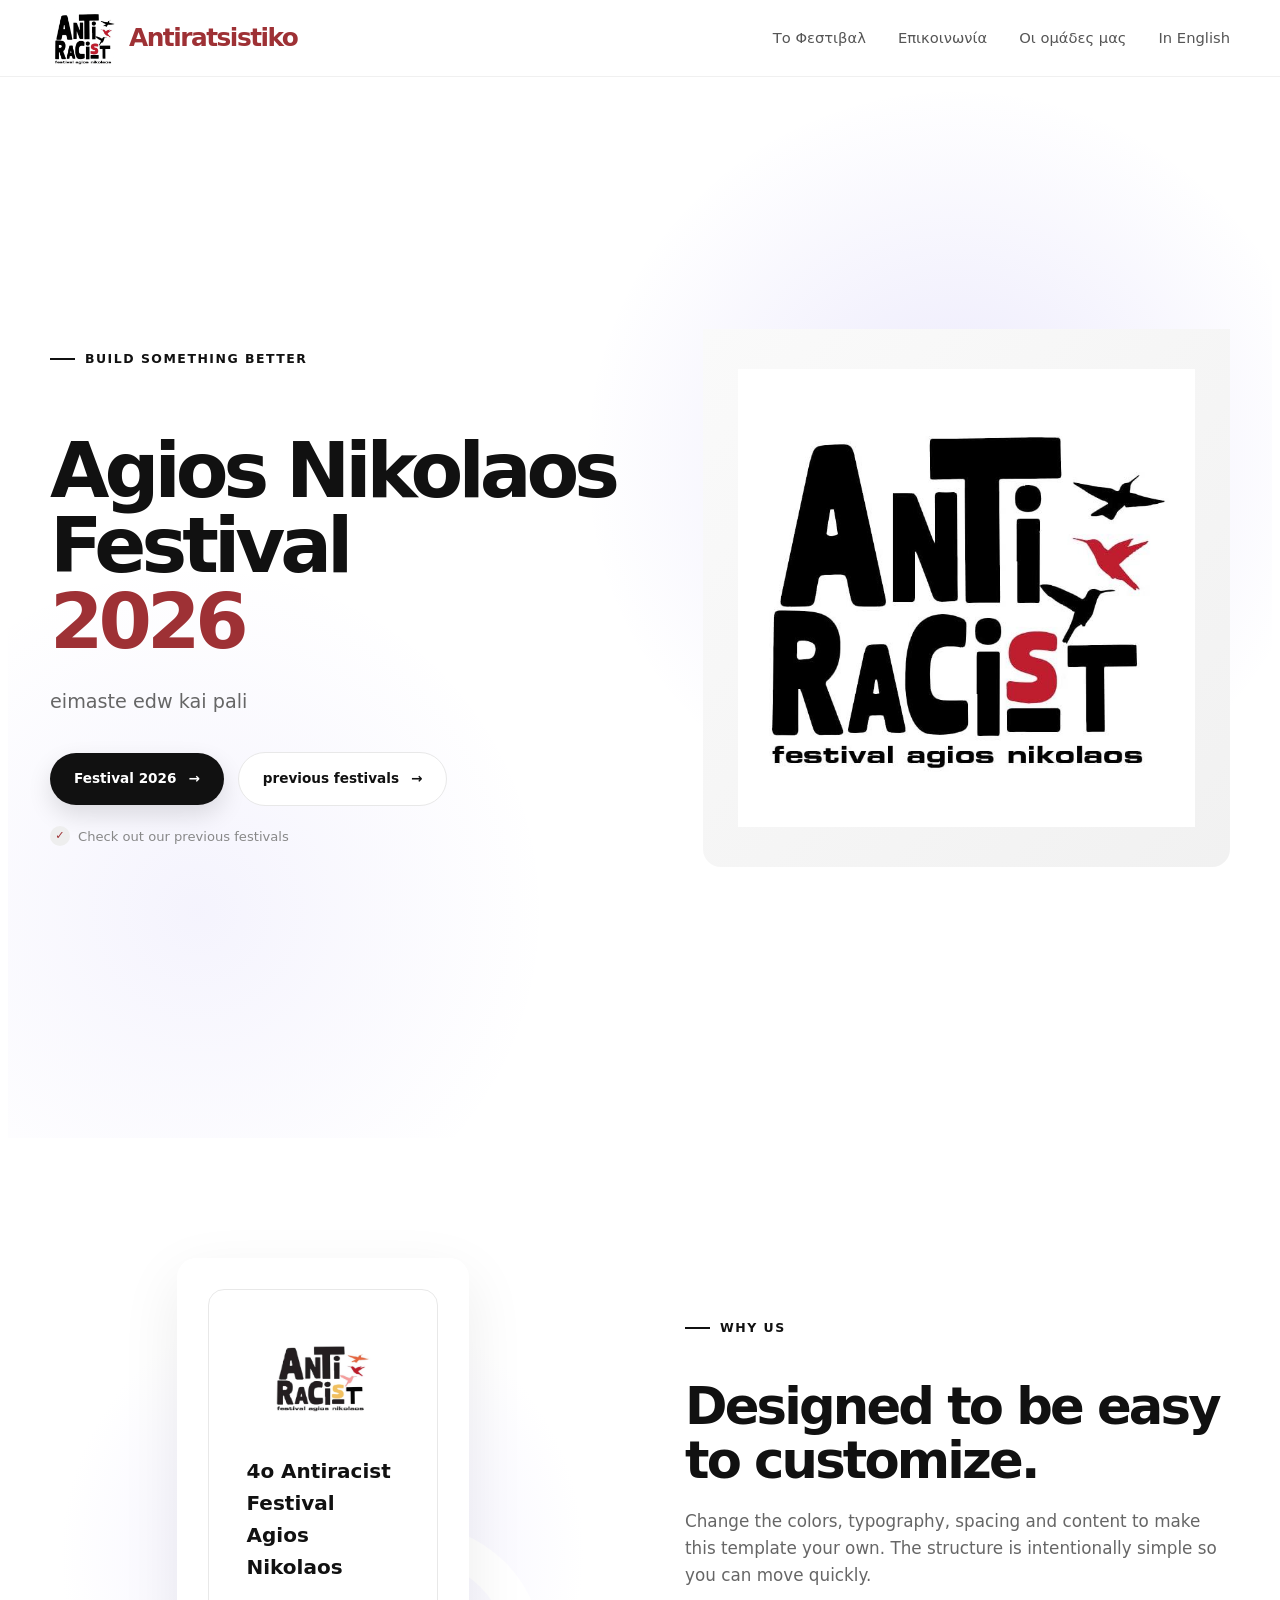
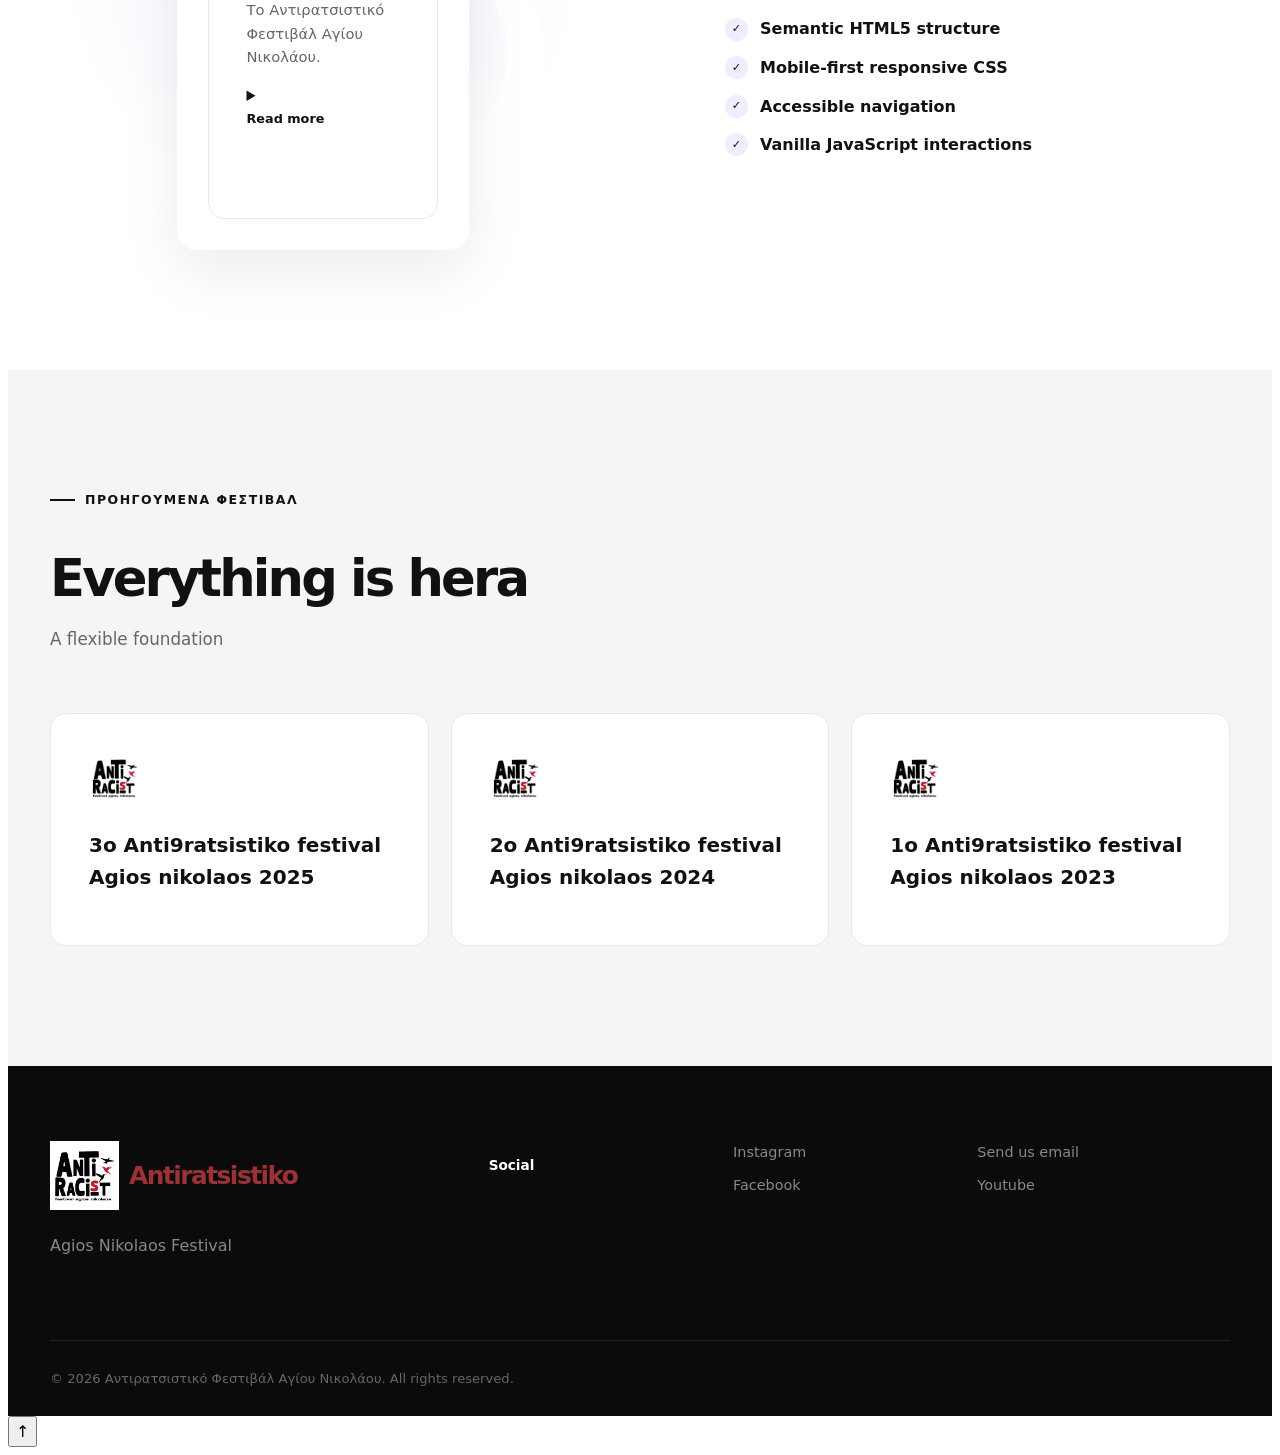
<file: index.html>
<!DOCTYPE html>
<html lang="en">
<head>

    <meta charset="UTF-8">
    <meta name="viewport" content="width=device-width, initial-scale=1.0">

    <meta
        name="description"
        content="A modern responsive HTML5 website template."
    >

    <title>Antiratsistiko</title>

    <link
        rel="icon"
        type="image/png"
        href="assets/imgs/favicon.ico"
    >

    <link rel="stylesheet" href="style.css">
</head>

<body>

   
    <header class="site-header" id="top">
        <nav class="navbar container" aria-label="Main navigation">

            <a href="#top" class="logo">
				<img src="assets/imgs/1.png" alt="logo">
                <span>Antiratsistiko</span>
            </a>

            <button
                class="menu-toggle"
                type="button"
                aria-label="Open navigation menu"
                aria-expanded="false"
                aria-controls="primary-navigation"
            >
                <span></span>
                <span></span>
                <span></span>
            </button>

            <div class="nav-menu" id="primary-navigation">
                
                
                <a href="about.html">Το Φεστιβαλ </a>
                <a href="contact.html">Επικοινωνία</a>
                <a href="teams.html">Οι ομάδες μας</a>
                <a href="indexen.html">In English</a>
<!-- 

                <a href="#features" class="nav-button">
                    prohgoymena
                </a> -->
            </div>

        </nav>
    </header>


    <main>

       
        <section class="hero" id="home">

            <div class="hero-background"></div>

            <div class="container hero-content">

                <div class="hero-text reveal">

                    <div class="eyebrow">
                        <span></span>
                        Build something better
                    </div>

                    <h1>
                        Agios Nikolaos Festival 
                        <strong>2026</strong>
                    </h1>

                    <p>
							eimaste edw kai pali
                    </p>

                    <div class="hero-buttons">
                        <a href="#about" class="button button-primary">
                            Festival 2026 

                            <span>→</span>
                        </a>

                        <a href="#features" class="button button-secondary">
                          previous festivals
							<span>→</span>
						</a>
                    </div>

                    <div class="hero-note">
                        <span class="check">✓</span>
                        Check out our previous festivals
                    </div>

                </div>

                <div class="hero-visual reveal">

                    <!-- <div class="visual-card">

                        
                            
                                
                         
                                
                        
                        </div> -->

                        <div class="visual-body">
                                       <img src="assets/imgs/3.jpg" alt="Festival image">
                            <!-- Το Αντιρατσιστικό Φεστιβάλ Αγίου Νικολάου είναι μια κοινότητα ανθρώπων που συναντιούνται για να υπερασπιστούν την ισότητα, την αξιοπρέπεια και τη συνύπαρξη χωρίς διακρίσεις.<br>
                            
                             
                            
                              <details class="read-more">
              <summary>
                
                <span class="read-more-icon"><span>Read more</span></span>
            </summary>

            <div class="read-more-text">
                <p>
           <b> Κοινότητα και συλλογικότητα </b>
           Μέσα από τον πολιτισμό, την τέχνη, τον διάλογο, την επικοινωνία, τα βιωματικά εργαστήρια και τη συλλογική δράση προσπαθούμε να δημιουργούμε έναν χώρο ανοιχτό και ζωντανό μέσα στην τοπική κοινωνία. Πιστεύουμε στη δύναμη της αλληλεγγύης, της συμμετοχής και της διαρκούς μάθησης.
                   <br>Μέσα από αυτή τη συλλογική διαδρομή έχουν αναδυθεί ορισμένοι βασικοί άξονες που καθοδηγούν τη στάση και τις δράσεις μας:.
Το Αντιρατσιστικό Φεστιβάλ ξεπερνά τα όρια μιας διοργάνωσης και εξελίσσεται σε έναν ζωντανό χώρο συνάντησης ανθρώπων, ιδεών και συλλογικής δράσης. Πιστεύουμε στη δύναμη του «μαζί», στη συμμετοχή, στον διάλογο, στη συνδιαμόρφωση και στη συλλογική ευθύνη για όσα δημιουργούμε.
        
                </p> -->

               
            </div>
                            
                             <!-- <div class="visual-line large"></div>

                            <div class="visual-line"></div>
                            <div class="visual-line short"></div> -->

                            <!-- <div class="visual-grid">
                                <div></div>
                                <div></div>
                                <div></div>
                            </div> -->

                            <!-- <div class="visual-footer"></div> -->

                        </div>

                    </div>

                </div>

            </div>

        </section>


       
        


       
        <section class="section about" id="about">

            <div class="container about-grid">

                <div class="about-visual reveal">
                    <div class="about-shape shape-one"></div>
                    <div class="about-shape shape-two"></div>

                    <div class="about-card">
                            <article class="feature-card reveal">
        <div ><img src="assets/imgs/26.jpg" alt=""></div>
        

        <h3>4ο Antiracist Festival<br>Agios Nikolaos </h3>

        <p class="feature-short">
            Το  Αντιρατσιστικό Φεστιβάλ Αγίου Νικολάου.
        </p>

        <details class="read-more">
              <summary>
                
                <span class="read-more-icon"><span>Read more</span></span>
            </summary>

            <div class="read-more-text">
                <p>
                    Εδώ μπορείς να προσθέσεις το κείμενο που θέλεις να
                    εμφανίζεται όταν ο επισκέπτης πατάει «Read more».
                    Το κείμενο θα ανοίγει μέσα στην ίδια κάρτα.
                </p>

               
            </div>
        </details>
    </article>
                    </div>
                </div>


                <div class="about-content reveal">

                    <div class="eyebrow">
                        <span></span>
                        Why us
                    </div>

                    <h2>
                        Designed to be
                        <strong>easy to customize.</strong>
                    </h2>

                    <p>
                        Change the colors, typography, spacing and content
                        to make this template your own. The structure is
                        intentionally simple so you can move quickly.
                    </p>

                    <ul class="check-list">
                        <li>Semantic HTML5 structure</li>
                        <li>Mobile-first responsive CSS</li>
                        <li>Accessible navigation</li>
                        <li>Vanilla JavaScript interactions</li>
                    </ul>

                    <!-- <a href="contact.html" class="text-link">
                        Start building <span>→</span>
                    </a> -->

                </div>

            </div>

        </section>

		<section class="section features" id="features">

            <div class="container">

                <div class="section-heading reveal">
                    <div class="eyebrow">
                        <span></span>
                        Προηγουμενα Φεστιβαλ
                    </div>

                    <h2>
                        Everything is
                        <strong>hera</strong>
                    </h2>

                    <p>
                        A flexible foundation
                    </p>
                </div>


                <div class="feature-grid">

                    <article class="feature-card reveal">

                        <div class="feature-icon">
                            <img src="assets/imgs/1.png" alt="">
                        </div>

                        <h3><a href="2025.html">3o Anti9ratsistiko festival <br>
                            Agios nikolaos 2025</a></h3>

                    </article>



                    <article class="feature-card reveal">

                        <div class="feature-icon">
                            <img src="assets/imgs/1.png" alt="">
                        </div>

                        <h3><a href="2024.html">2o Anti9ratsistiko festival <br>
                            Agios nikolaos 2024</a></h3>

                        

                    </article>


                    <article class="feature-card reveal">

                        <div class="feature-icon">
                            <img src="assets/imgs/1.png" alt="">
                        </div>

                        <h3><a href="2023.html">1o Anti9ratsistiko festival <br>
                            Agios nikolaos 2023</a></h3>

                        <p>
                            
                        </p>

                    </article>

                    

                </div>

            </div>

        </section>
       
        <!-- <section class="cta" id="contact">

            <div class="container cta-content reveal">

                <div>
                    <div class="eyebrow">
                        <span></span>
                        Check this
                    </div>

                    <h2>
                        Ready to create
                        something great?
                    </h2>

                    <p>
                        Turn your idea into a polished digital experience.
                    </p>
                </div>

                <a href="mailto:hello@example.com"
                   class="button button-light">
                    Let's Talk
                    <span>→</span>
                </a>

            </div>

        </section> -->

    </main>


    <footer class="site-footer">

        <div class="container footer-grid">

            <div class="footer-brand">

                <a href="#top" class="logo">
    <img src="assets/imgs/1.png" alt="Antiratsistiko logo">
    <span>Antiratsistiko</span>
</a>

                <p>
Agios Nikolaos Festival
                </p>

            </div>


            

            <div class="footer-column">

                <h3>Social</h3>

                


            </div>

            <div class="footer-column">

                

                <a href="#">Instagram</a>
                <a href="#">Facebook</a>
                


            </div>


            <div class="footer-column">

                

                
                <a href="contact.html">Send us email</a>
                <a href="#">Youtube</a>


            </div>

               <!-- <a href="#top">
            Back to top ↑
        </a> -->

        </div>


        <div class="container footer-bottom">
<p id="copyright"></p>

    </footer>


    <script src="script.js"></script>

<button
    class="back-to-top"
    id="backToTop"
    type="button"
    aria-label="Back to top"
>
    ↑
</button>
</body>
</html>
</file>
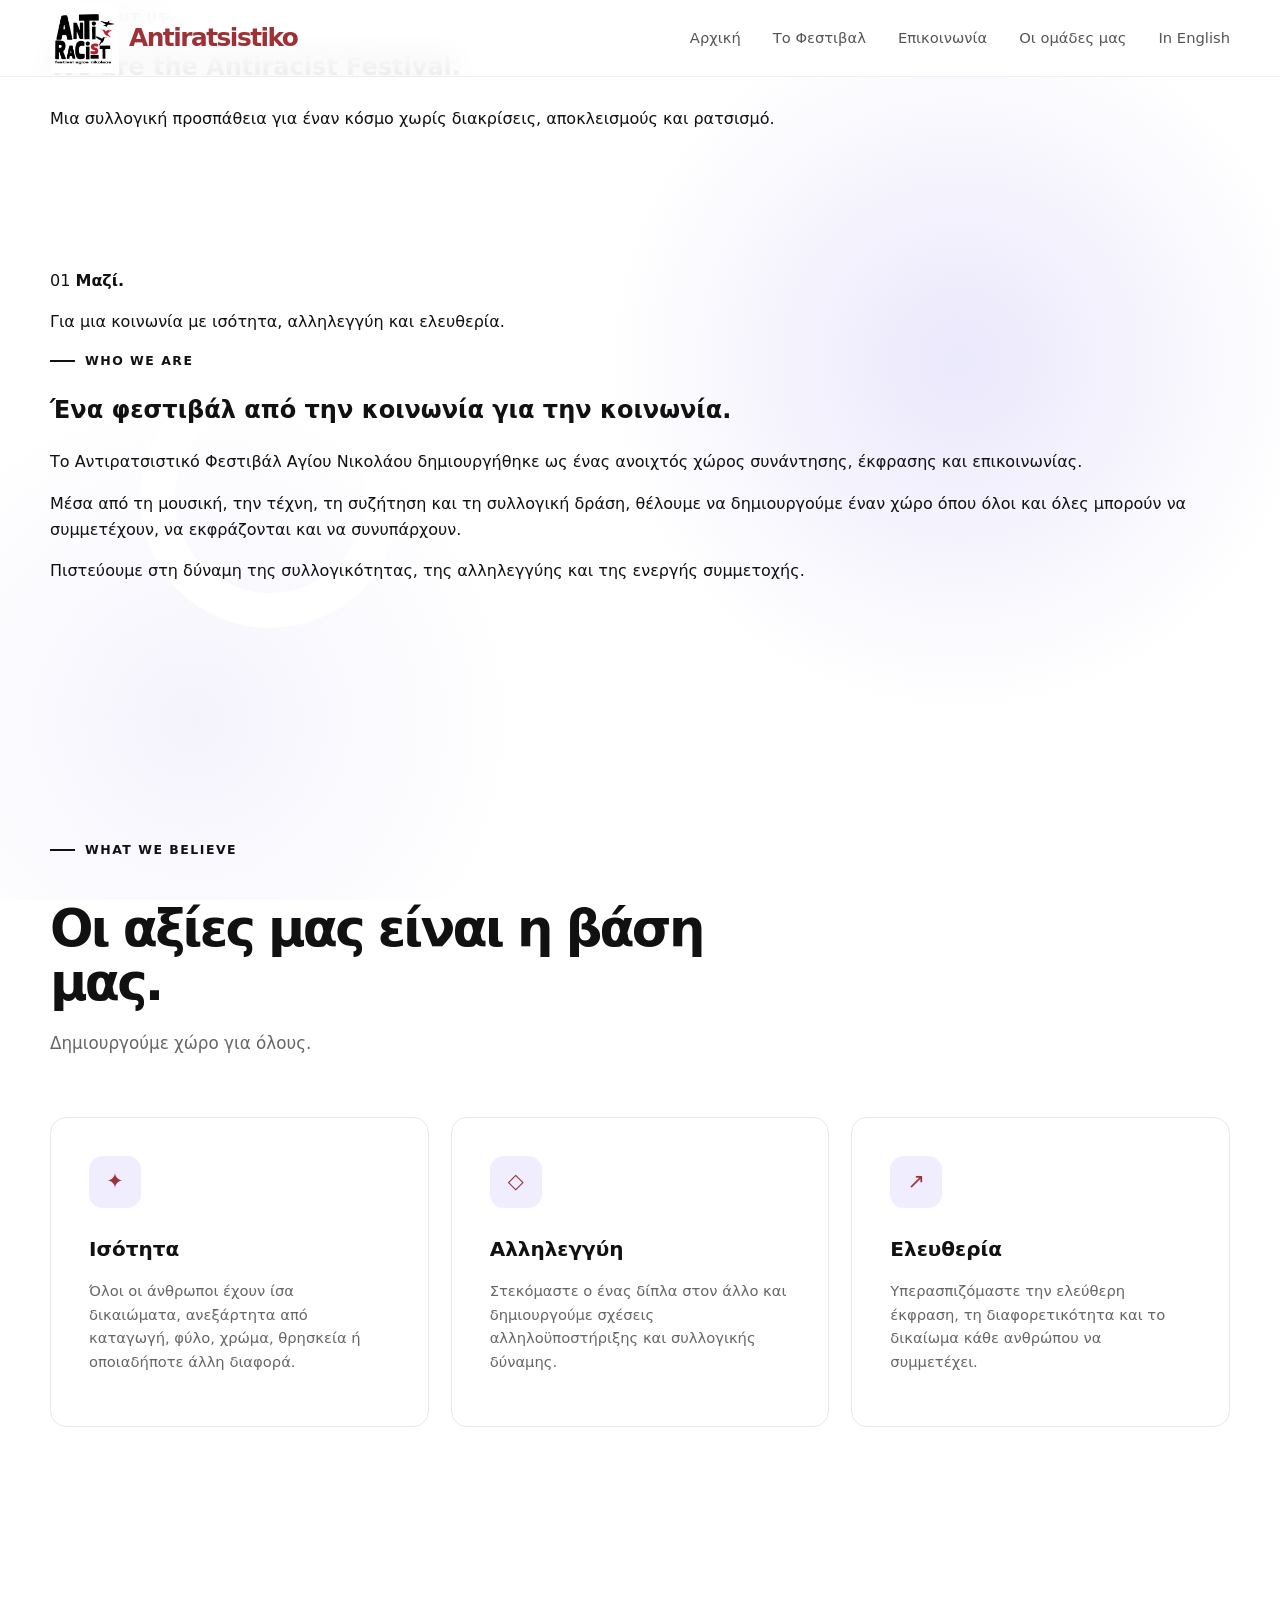
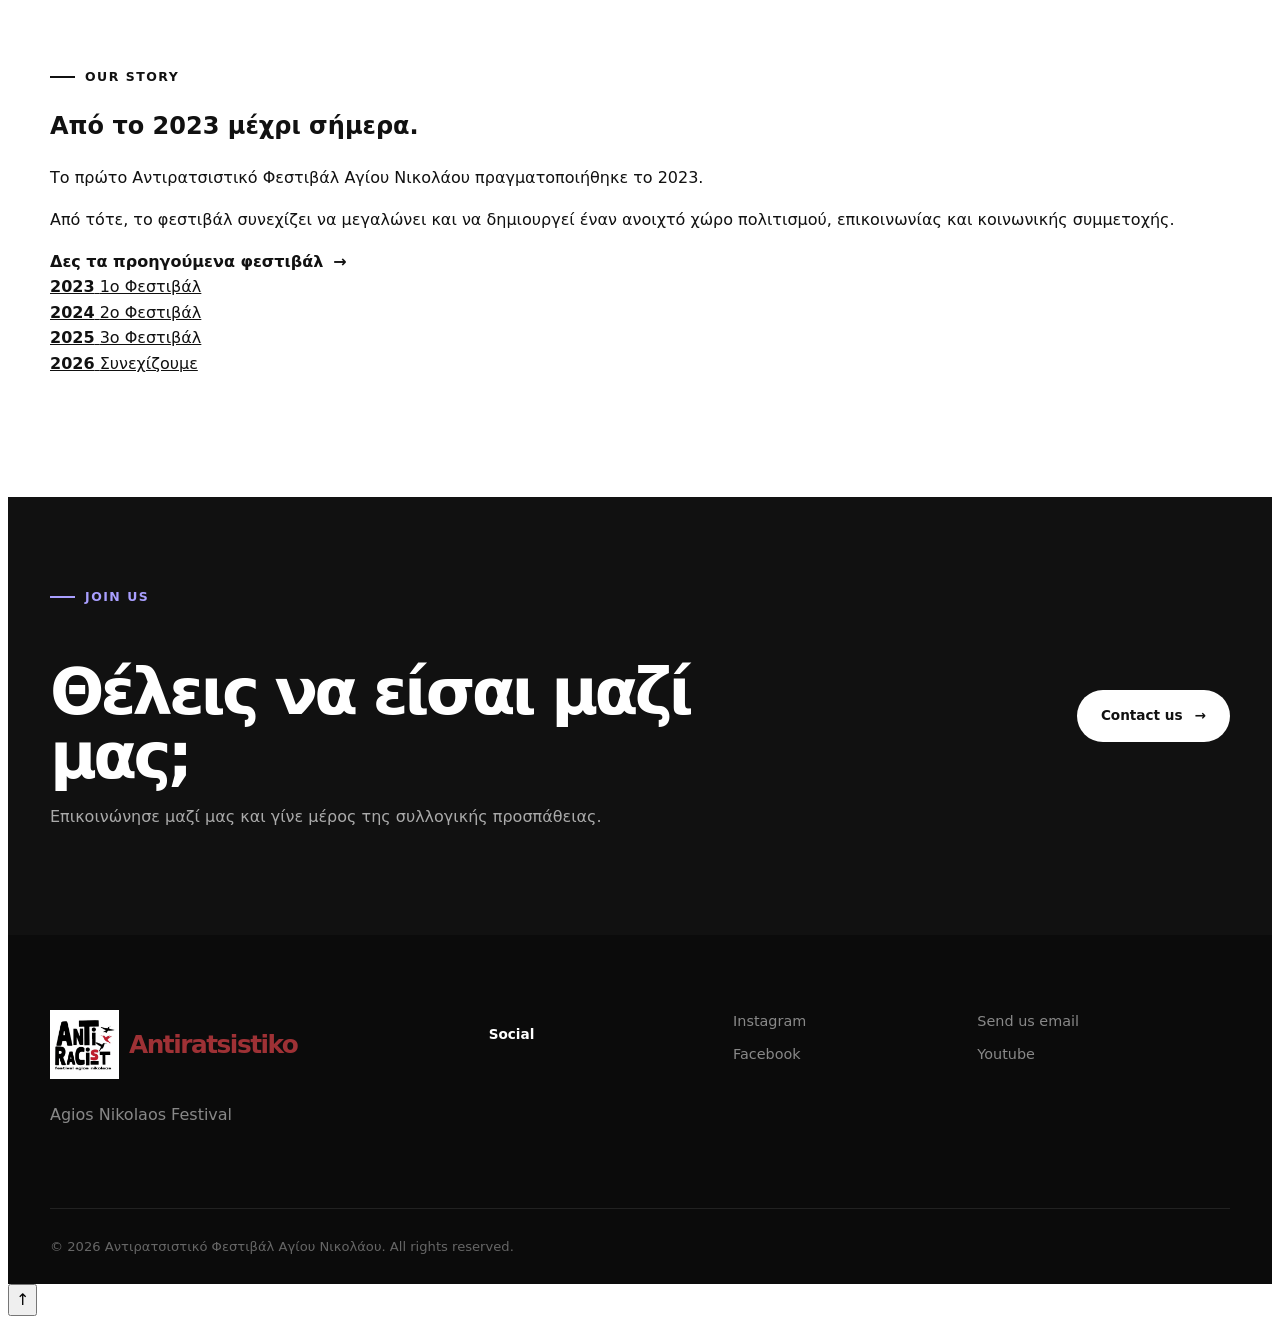
<file: about.html>
<!DOCTYPE html>
<html lang="en">
<head>
    <meta charset="UTF-8">
    <meta name="viewport" content="width=device-width, initial-scale=1.0">

    <meta
        name="description"
        content="Learn more about the Antiracist Festival of Agios Nikolaos."
    >

    <title>About Us | Antiratsistiko</title>

    <link rel="icon" type="image/png" href="assets/imgs/favicon.ico">
    <link rel="stylesheet" href="style.css">
</head>

<body>
  <header class="site-header" id="top">
        <nav class="navbar container" aria-label="Main navigation">

            <a href="#top" class="logo">
				<img src="assets/imgs/1.png" alt="logo">
                <span>Antiratsistiko</span>
            </a>

            <button
                class="menu-toggle"
                type="button"
                aria-label="Open navigation menu"
                aria-expanded="false"
                aria-controls="primary-navigation"
            >
                <span></span>
                <span></span>
                <span></span>
            </button>

            <div class="nav-menu" id="primary-navigation">
                
                <a href="index.html">Αρχική </a>
                <a href="about.html">Το Φεστιβαλ </a>
                <a href="contact.html">Επικοινωνία</a>
                <a href="teams.html">Οι ομάδες μας</a>
                <a href="indexen.html">In English</a>
<!-- 

                <a href="#features" class="nav-button">
                    prohgoymena
                </a> -->
            </div>

        </nav>
    </header>


    <main>

        <!-- HERO -->

        <section class="page-hero">

            <div class="hero-background"></div>

            <div class="container page-hero-content reveal">

                <div class="eyebrow">
                    <span></span>
                    About us
                </div>

                <h1>
                    We are the
                    <strong>Antiracist Festival.</strong>
                </h1>

                <p>
                    Μια συλλογική προσπάθεια για έναν κόσμο
                    χωρίς διακρίσεις, αποκλεισμούς και ρατσισμό.
                </p>

            </div>

        </section>


        <section class="section about-page-intro">

            <div class="container about-page-grid">

                <div class="about-page-visual reveal">

                    <div class="about-shape shape-one"></div>
                    <div class="about-shape shape-two"></div>

                    <div class="about-page-card">

                        <span>01</span>

                        <strong>
                            Μαζί.
                        </strong>

                        <p>
                            Για μια κοινωνία με ισότητα,
                            αλληλεγγύη και ελευθερία.
                        </p>

                    </div>

                </div>


                <div class="about-page-content reveal">

                    <div class="eyebrow">
                        <span></span>
                        Who we are
                    </div>

                    <h2>
                        Ένα φεστιβάλ
                        <strong>από την κοινωνία για την κοινωνία.</strong>
                    </h2>

                    <p>
                        Το Αντιρατσιστικό Φεστιβάλ Αγίου Νικολάου
                        δημιουργήθηκε ως ένας ανοιχτός χώρος συνάντησης,
                        έκφρασης και επικοινωνίας.
                    </p>

                    <p>
                        Μέσα από τη μουσική, την τέχνη, τη συζήτηση
                        και τη συλλογική δράση, θέλουμε να δημιουργούμε
                        έναν χώρο όπου όλοι και όλες μπορούν να
                        συμμετέχουν, να εκφράζονται και να συνυπάρχουν.
                    </p>

                    <p>
                        Πιστεύουμε στη δύναμη της συλλογικότητας,
                        της αλληλεγγύης και της ενεργής συμμετοχής.
                    </p>

                </div>

            </div>

        </section>


        <section class="section about-values">

            <div class="container">

                <div class="section-heading reveal">

                    <div class="eyebrow">
                        <span></span>
                        What we believe
                    </div>

                    <h2>
                        Οι αξίες μας είναι
                        <strong>η βάση μας.</strong>
                    </h2>

                    <p>
                        Δημιουργούμε χώρο για όλους.
                    </p>

                </div>


                <div class="feature-grid about-values-grid">

                    <article class="feature-card reveal">

                        <div class="feature-icon">
                            ✦
                        </div>

                        <h3>
                            Ισότητα
                        </h3>

                        <p>
                            Όλοι οι άνθρωποι έχουν ίσα δικαιώματα,
                            ανεξάρτητα από καταγωγή, φύλο, χρώμα,
                            θρησκεία ή οποιαδήποτε άλλη διαφορά.
                        </p>

                    </article>


                    <article class="feature-card reveal">

                        <div class="feature-icon">
                            ◇
                        </div>

                        <h3>
                            Αλληλεγγύη
                        </h3>

                        <p>
                            Στεκόμαστε ο ένας δίπλα στον άλλο και
                            δημιουργούμε σχέσεις αλληλοϋποστήριξης
                            και συλλογικής δύναμης.
                        </p>

                    </article>


                    <article class="feature-card reveal">

                        <div class="feature-icon">
                            ↗
                        </div>

                        <h3>
                            Ελευθερία
                        </h3>

                        <p>
                            Υπερασπιζόμαστε την ελεύθερη έκφραση,
                            τη διαφορετικότητα και το δικαίωμα
                            κάθε ανθρώπου να συμμετέχει.
                        </p>

                    </article>

                </div>

            </div>

        </section>



        <section class="section about-story">

            <div class="container about-story-grid">

                <div class="about-story-content reveal">

                    <div class="eyebrow">
                        <span></span>
                        Our story
                    </div>

                    <h2>
                        Από το
                        <strong>2023</strong>
                        μέχρι σήμερα.
                    </h2>

                    <p>
                        Το πρώτο Αντιρατσιστικό Φεστιβάλ Αγίου Νικολάου
                        πραγματοποιήθηκε το 2023.
                    </p>

                    <p>
                        Από τότε, το φεστιβάλ συνεχίζει να μεγαλώνει
                        και να δημιουργεί έναν ανοιχτό χώρο πολιτισμού,
                        επικοινωνίας και κοινωνικής συμμετοχής.
                    </p>

                    <a
                        href="index.html#features"
                        class="text-link"
                    >
                        Δες τα προηγούμενα φεστιβάλ
                        <span>→</span>
                    </a>

                </div>


                <div class="about-story-numbers reveal">

                    <div class="story-number">
                      <a href="2023.html">      
                        <u><strong>2023</strong>

                        <span>
                            1ο Φεστιβάλ
                        </span>
                        </u>
                        </a>
                    </div>


                    <div class="story-number">
                        <a href="2024.html">
                        <u><strong>2024</strong>

                        <span>
                            2ο Φεστιβάλ
                        </span>
                        </u>
                        </a>
                    </div>


                    <div class="story-number">
                        <a href="2025.html">
                        <u><strong>2025</strong>

                        <span>
                            3ο Φεστιβάλ
                        </span>
                        </u>
                        </a>
                    </div>


                    <div class="story-number">
                        <a href="index.html">
                        <u><strong>2026</strong>

                        <span>
                            Συνεχίζουμε
                        </span>
                        </u>
                        </a>
                    </div>


                    </div>

                </div>

            </div>

        </section>


        <section class="cta">

            <div class="container cta-content reveal">

                <div>

                    <div class="eyebrow">
                        <span></span>
                        Join us
                    </div>

                    <h2>
                        Θέλεις να είσαι μαζί μας;
                    </h2>

                    <p>
                        Επικοινώνησε μαζί μας και γίνε μέρος
                        της συλλογικής προσπάθειας.
                    </p>

                </div>

                <a
                    href="contact.html"
                    class="button button-light"
                >
                    Contact us
                    <span>→</span>
                </a>

            </div>

        </section>

    </main>

<footer class="site-footer">

        <div class="container footer-grid">

            <div class="footer-brand">

                <a href="#top" class="logo">
    <img src="assets/imgs/1.png" alt="Antiratsistiko logo">
    <span>Antiratsistiko</span>
</a>

                <p>
Agios Nikolaos Festival
                </p>

            </div>


            

            <div class="footer-column">

                <h3>Social</h3>

                


            </div>

            <div class="footer-column">

                

                <a href="#">Instagram</a>
                <a href="#">Facebook</a>
                


            </div>


            <div class="footer-column">

                

                
                <a href="contact.html">Send us email</a>
                <a href="#">Youtube</a>


            </div>

               <!-- <a href="#top">
            Back to top ↑
        </a> -->

        </div>


        <div class="container footer-bottom">
<p id="copyright"></p>

    </footer>

<button
    class="back-to-top"
    id="backToTop"
    type="button"
    aria-label="Back to top"
>
    ↑
</button>

    <script src="script.js"></script>

</body>
</html>
</file>
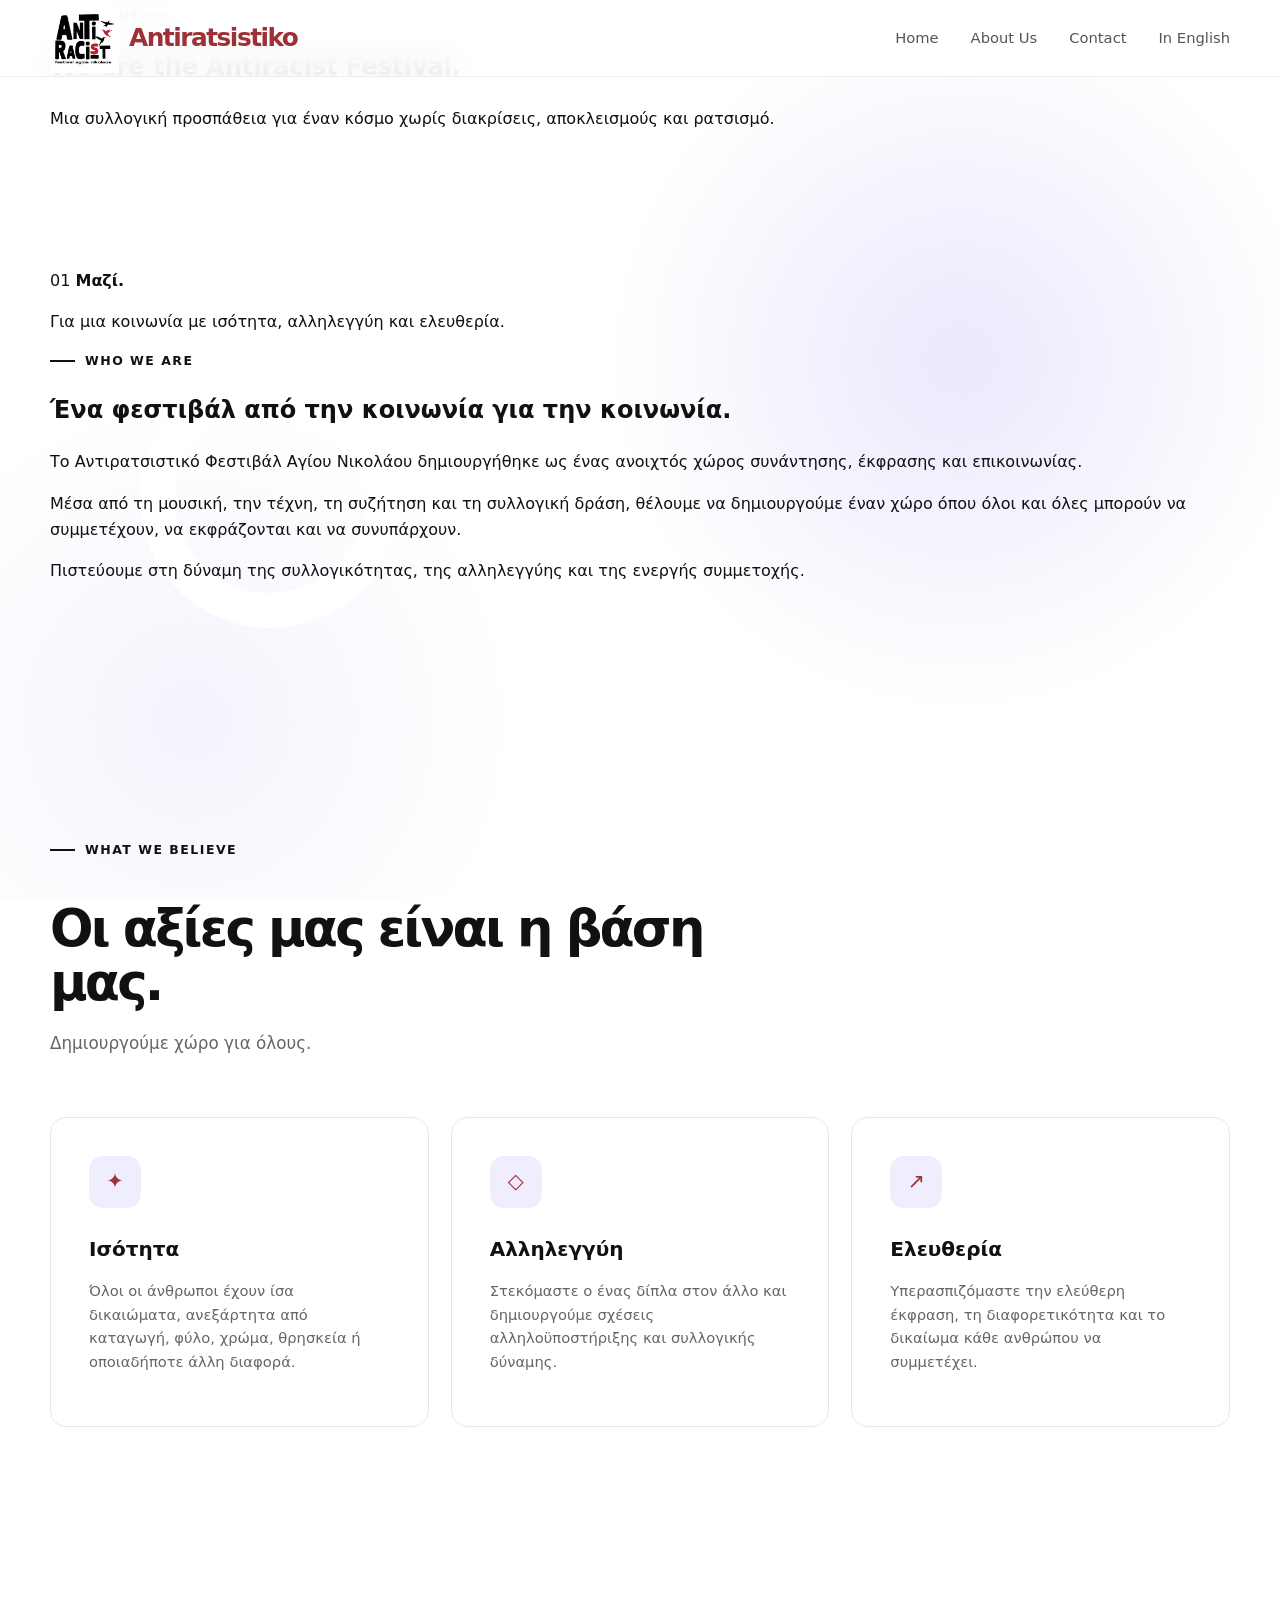
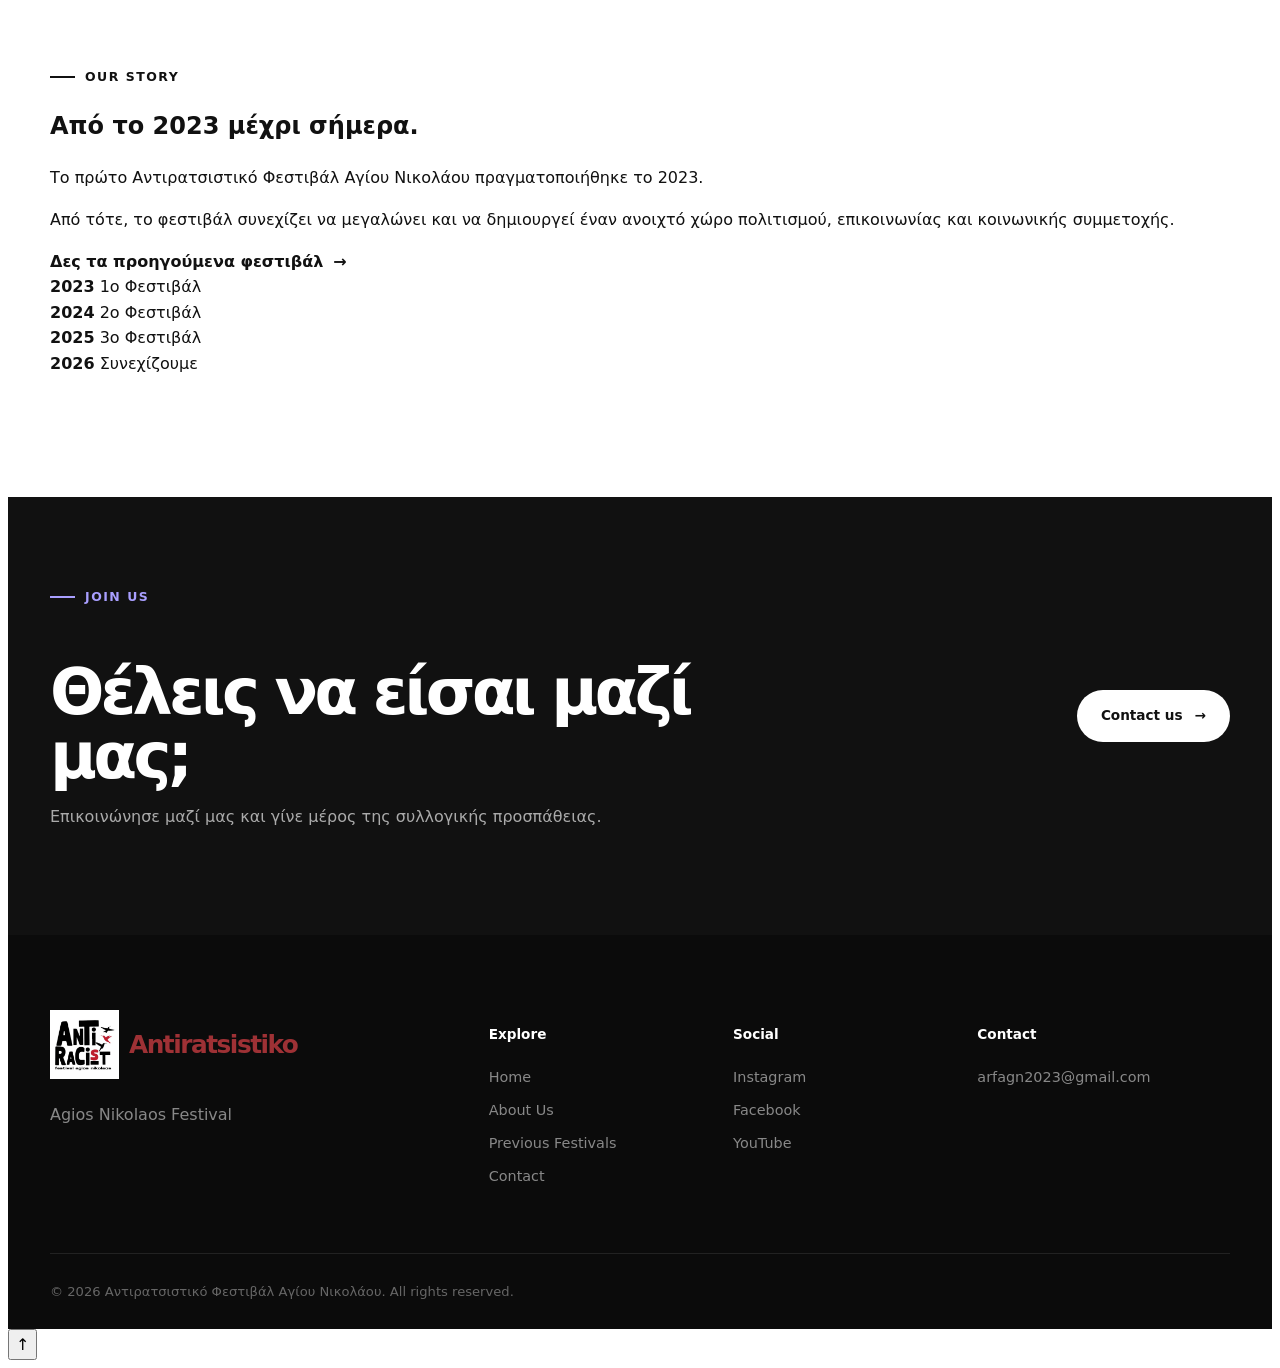
<file: abouten.html>
<!DOCTYPE html>
<html lang="en">
<head>
    <meta charset="UTF-8">
    <meta name="viewport" content="width=device-width, initial-scale=1.0">

    <meta
        name="description"
        content="Learn more about the Antiracist Festival of Agios Nikolaos."
    >

    <title>About Us | Antiratsistiko</title>

    <link rel="icon" type="image/png" href="assets/imgs/favicon.ico">
    <link rel="stylesheet" href="style.css">
</head>

<body>


    <header class="site-header" id="top">

        <nav class="navbar container" aria-label="Main navigation">

            <a href="index.html" class="logo">
                <img
                    src="assets/imgs/1.png"
                    alt="Antiratsistiko logo"
                >
                <span>Antiratsistiko</span>
            </a>

            <button
                class="menu-toggle"
                type="button"
                aria-label="Open navigation menu"
                aria-expanded="false"
                aria-controls="primary-navigation"
            >
                <span></span>
                <span></span>
                <span></span>
            </button>

            <div class="nav-menu" id="primary-navigation">

                <a href="index.html">Home</a>

                <a href="aboutus.html" class="active">
                    About Us
                </a>

                <a href="contact.html">
                    Contact
                </a>

                <a href="indexen.html">
                    In English
                </a>

            </div>

        </nav>

    </header>


    <!-- =========================================
         MAIN
    ========================================== -->

    <main>

        <!-- HERO -->

        <section class="page-hero">

            <div class="hero-background"></div>

            <div class="container page-hero-content reveal">

                <div class="eyebrow">
                    <span></span>
                    About us
                </div>

                <h1>
                    We are the
                    <strong>Antiracist Festival.</strong>
                </h1>

                <p>
                    Μια συλλογική προσπάθεια για έναν κόσμο
                    χωρίς διακρίσεις, αποκλεισμούς και ρατσισμό.
                </p>

            </div>

        </section>


        <!-- =========================================
             INTRO
        ========================================== -->

        <section class="section about-page-intro">

            <div class="container about-page-grid">

                <div class="about-page-visual reveal">

                    <div class="about-shape shape-one"></div>
                    <div class="about-shape shape-two"></div>

                    <div class="about-page-card">

                        <span>01</span>

                        <strong>
                            Μαζί.
                        </strong>

                        <p>
                            Για μια κοινωνία με ισότητα,
                            αλληλεγγύη και ελευθερία.
                        </p>

                    </div>

                </div>


                <div class="about-page-content reveal">

                    <div class="eyebrow">
                        <span></span>
                        Who we are
                    </div>

                    <h2>
                        Ένα φεστιβάλ
                        <strong>από την κοινωνία για την κοινωνία.</strong>
                    </h2>

                    <p>
                        Το Αντιρατσιστικό Φεστιβάλ Αγίου Νικολάου
                        δημιουργήθηκε ως ένας ανοιχτός χώρος συνάντησης,
                        έκφρασης και επικοινωνίας.
                    </p>

                    <p>
                        Μέσα από τη μουσική, την τέχνη, τη συζήτηση
                        και τη συλλογική δράση, θέλουμε να δημιουργούμε
                        έναν χώρο όπου όλοι και όλες μπορούν να
                        συμμετέχουν, να εκφράζονται και να συνυπάρχουν.
                    </p>

                    <p>
                        Πιστεύουμε στη δύναμη της συλλογικότητας,
                        της αλληλεγγύης και της ενεργής συμμετοχής.
                    </p>

                </div>

            </div>

        </section>


        <!-- =========================================
             VALUES
        ========================================== -->

        <section class="section about-values">

            <div class="container">

                <div class="section-heading reveal">

                    <div class="eyebrow">
                        <span></span>
                        What we believe
                    </div>

                    <h2>
                        Οι αξίες μας είναι
                        <strong>η βάση μας.</strong>
                    </h2>

                    <p>
                        Δημιουργούμε χώρο για όλους.
                    </p>

                </div>


                <div class="feature-grid about-values-grid">

                    <article class="feature-card reveal">

                        <div class="feature-icon">
                            ✦
                        </div>

                        <h3>
                            Ισότητα
                        </h3>

                        <p>
                            Όλοι οι άνθρωποι έχουν ίσα δικαιώματα,
                            ανεξάρτητα από καταγωγή, φύλο, χρώμα,
                            θρησκεία ή οποιαδήποτε άλλη διαφορά.
                        </p>

                    </article>


                    <article class="feature-card reveal">

                        <div class="feature-icon">
                            ◇
                        </div>

                        <h3>
                            Αλληλεγγύη
                        </h3>

                        <p>
                            Στεκόμαστε ο ένας δίπλα στον άλλο και
                            δημιουργούμε σχέσεις αλληλοϋποστήριξης
                            και συλλογικής δύναμης.
                        </p>

                    </article>


                    <article class="feature-card reveal">

                        <div class="feature-icon">
                            ↗
                        </div>

                        <h3>
                            Ελευθερία
                        </h3>

                        <p>
                            Υπερασπιζόμαστε την ελεύθερη έκφραση,
                            τη διαφορετικότητα και το δικαίωμα
                            κάθε ανθρώπου να συμμετέχει.
                        </p>

                    </article>

                </div>

            </div>

        </section>


        <!-- =========================================
             FESTIVAL STORY
        ========================================== -->

        <section class="section about-story">

            <div class="container about-story-grid">

                <div class="about-story-content reveal">

                    <div class="eyebrow">
                        <span></span>
                        Our story
                    </div>

                    <h2>
                        Από το
                        <strong>2023</strong>
                        μέχρι σήμερα.
                    </h2>

                    <p>
                        Το πρώτο Αντιρατσιστικό Φεστιβάλ Αγίου Νικολάου
                        πραγματοποιήθηκε το 2023.
                    </p>

                    <p>
                        Από τότε, το φεστιβάλ συνεχίζει να μεγαλώνει
                        και να δημιουργεί έναν ανοιχτό χώρο πολιτισμού,
                        επικοινωνίας και κοινωνικής συμμετοχής.
                    </p>

                    <a
                        href="index.html#features"
                        class="text-link"
                    >
                        Δες τα προηγούμενα φεστιβάλ
                        <span>→</span>
                    </a>

                </div>


                <div class="about-story-numbers reveal">

                    <div class="story-number">

                        <strong>2023</strong>

                        <span>
                            1ο Φεστιβάλ
                        </span>

                    </div>


                    <div class="story-number">

                        <strong>2024</strong>

                        <span>
                            2ο Φεστιβάλ
                        </span>

                    </div>


                    <div class="story-number">

                        <strong>2025</strong>

                        <span>
                            3ο Φεστιβάλ
                        </span>

                    </div>


                    <div class="story-number">

                        <strong>2026</strong>

                        <span>
                            Συνεχίζουμε
                        </span>

                    </div>

                </div>

            </div>

        </section>


        <!-- =========================================
             CTA
        ========================================== -->

        <section class="cta">

            <div class="container cta-content reveal">

                <div>

                    <div class="eyebrow">
                        <span></span>
                        Join us
                    </div>

                    <h2>
                        Θέλεις να είσαι μαζί μας;
                    </h2>

                    <p>
                        Επικοινώνησε μαζί μας και γίνε μέρος
                        της συλλογικής προσπάθειας.
                    </p>

                </div>

                <a
                    href="contact.html"
                    class="button button-light"
                >
                    Contact us
                    <span>→</span>
                </a>

            </div>

        </section>

    </main>

    <footer class="site-footer">

        <div class="container footer-grid">

            <div class="footer-brand">

                <a href="index.html" class="logo">

                    <img
                        src="assets/imgs/1.png"
                        alt="Antiratsistiko logo"
                    >

                    <span>
                        Antiratsistiko
                    </span>

                </a>

                <p>
                    Agios Nikolaos Festival
                </p>

            </div>


            <div class="footer-column">

                <h3>
                    Explore
                </h3>

                <a href="index.html">
                    Home
                </a>

                <a href="aboutus.html">
                    About Us
                </a>

                <a href="index.html#features">
                    Previous Festivals
                </a>

                <a href="contact.html">
                    Contact
                </a>

            </div>


            <div class="footer-column">

                <h3>
                    Social
                </h3>

                <a href="#">
                    Instagram
                </a>

                <a href="#">
                    Facebook
                </a>

                <a href="#">
                    YouTube
                </a>

            </div>


            <div class="footer-column">

                <h3>
                    Contact
                </h3>

                <a href="mailto:arfagn2023@gmail.com">
                    arfagn2023@gmail.com
                </a>

            </div>

        </div>


        <div class="container footer-bottom">

            <p id="copyright"></p>

        </div>

    </footer>

<button
    class="back-to-top"
    id="backToTop"
    type="button"
    aria-label="Back to top"
>
    ↑
</button>
    <script src="script.js"></script>

</body>
</html>
</file>
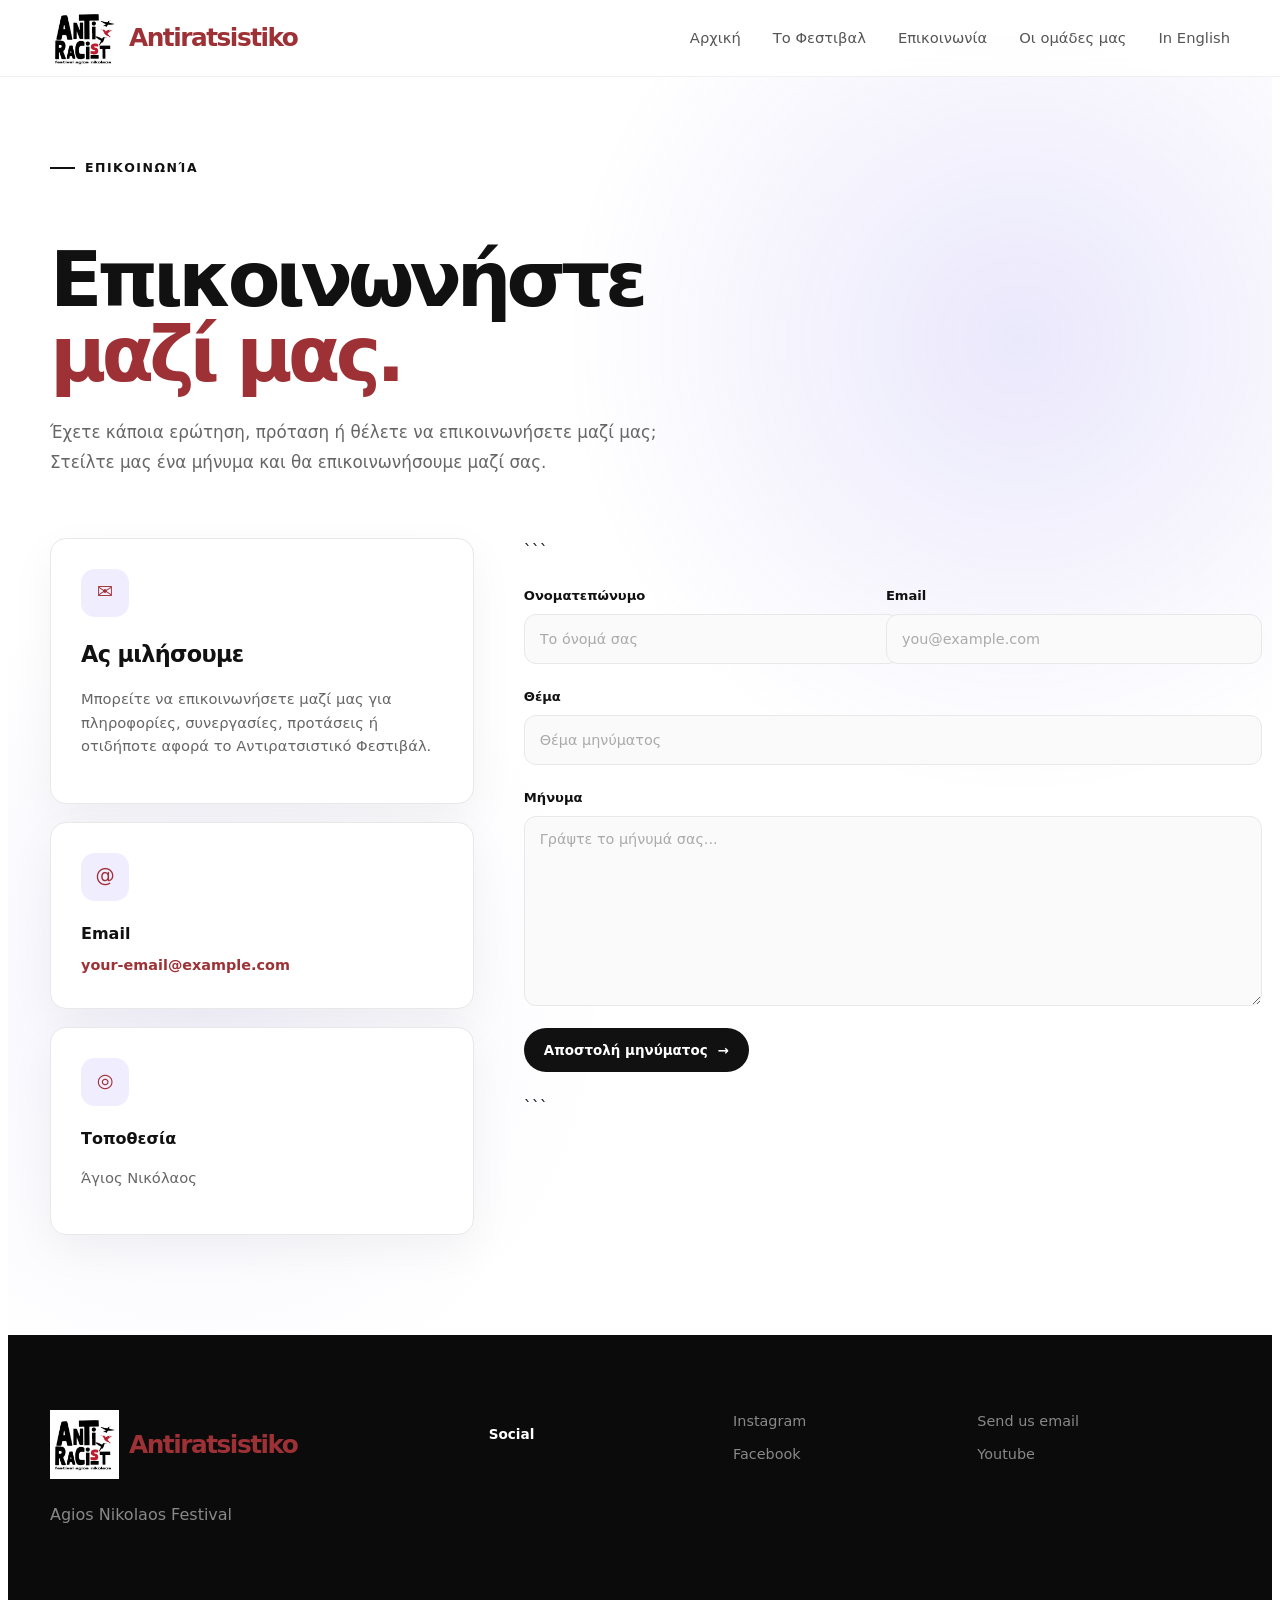
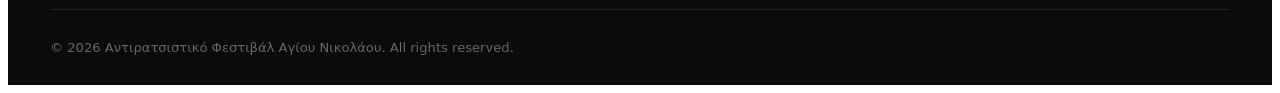
<file: contact.html>
<!DOCTYPE html>
<html lang="en">

<head>

    <meta charset="UTF-8">

    <meta
        name="viewport"
        content="width=device-width, initial-scale=1.0"
    >

    <meta
        name="description"
        content="Επικοινωνία με το Αντιρατσιστικό Φεστιβάλ Αγίου Νικολάου."
    >

    <title>Επικοινωνία | Antiratsistiko</title>

    <link
        rel="icon"
        type="image/png"
        href="assets/imgs/favicon.ico"
    >


    <link rel="stylesheet" href="style.css">


    <link rel="stylesheet" href="contact.css">

</head>


<body>


    <header class="site-header" id="top">
        <nav class="navbar container" aria-label="Main navigation">

            <a href="#top" class="logo">
				<img src="assets/imgs/1.png" alt="logo">
                <span>Antiratsistiko</span>
            </a>

            <button
                class="menu-toggle"
                type="button"
                aria-label="Open navigation menu"
                aria-expanded="false"
                aria-controls="primary-navigation"
            >
                <span></span>
                <span></span>
                <span></span>
            </button>

            <div class="nav-menu" id="primary-navigation">
                
                <a href="index.html">Αρχική </a>
                <a href="about.html">Το Φεστιβαλ </a>
                <a href="contact.html">Επικοινωνία</a>
                <a href="teams.html">Οι ομάδες μας</a>
                <a href="indexen.html">In English</a>
<!-- 

                <a href="#features" class="nav-button">
                    prohgoymena
                </a> -->
            </div>

        </nav>
    </header>


    <main>


        <section class="contact-page">

            <div class="contact-background"></div>


            <div class="container contact-container">


          

                <div class="contact-heading reveal">

                    <div class="eyebrow">

                        <span></span>

                        Επικοινωνία

                    </div>


                    <h1>

                        Επικοινωνήστε
                        <strong>μαζί μας.</strong>

                    </h1>


                    <p>

                        Έχετε κάποια ερώτηση,
                        πρόταση ή θέλετε να
                        επικοινωνήσετε μαζί μας;

                        Στείλτε μας ένα μήνυμα
                        και θα επικοινωνήσουμε
                        μαζί σας.

                    </p>

                </div>



                <div class="contact-grid">


                    <div class="contact-info reveal">


                        <div class="contact-card">

                            <div class="contact-icon">
                                ✉
                            </div>

                            <h2>
                                Ας μιλήσουμε
                            </h2>

                            <p>
                                Μπορείτε να επικοινωνήσετε
                                μαζί μας για πληροφορίες,
                                συνεργασίες, προτάσεις ή
                                οτιδήποτε αφορά το
                                Αντιρατσιστικό Φεστιβάλ.
                            </p>

                        </div>



                        <div class="contact-card">

                            <div class="contact-icon">
                                @
                            </div>

                            <h3>
                                Email
                            </h3>

                            <a
                                href="mailto:your-email@example.com"
                            >
                                your-email@example.com
                            </a>

                        </div>



                        <div class="contact-card">

                            <div class="contact-icon">
                                ◎
                            </div>

                            <h3>
                                Τοποθεσία
                            </h3>

                            <p>
                                Άγιος Νικόλαος
                            </p>

                        </div>


                    </div>


<form
    class="contact-form"
    action="https://formspree.io/f/xbgjojbb"
"
    method="POST"
>

```
<div class="form-row">

    <div class="form-group">

        <label for="name">
            Ονοματεπώνυμο
        </label>

        <input
            type="text"
            id="name"
            name="name"
            placeholder="Το όνομά σας"
            autocomplete="name"
            required
        >

    </div>


    <div class="form-group">

        <label for="email">
            Email
        </label>

        <input
            type="email"
            id="email"
            name="email"
            placeholder="you@example.com"
            autocomplete="email"
            required
        >

    </div>

</div>


<div class="form-group">

    <label for="subject">
        Θέμα
    </label>

    <input
        type="text"
        id="subject"
        name="subject"
        placeholder="Θέμα μηνύματος"
        required
    >

</div>


<div class="form-group">

    <label for="message">
        Μήνυμα
    </label>

    <textarea
        id="message"
        name="message"
        rows="7"
        placeholder="Γράψτε το μήνυμά σας..."
        required
    ></textarea>

</div>


<!-- Email subject that you will receive -->

<input
    type="hidden"
    name="_subject"
    value="Νέο μήνυμα από το Antiratsistiko"
>


<!-- Optional: tells Formspree where the visitor came from -->

<input
    type="hidden"
    name="_source"
    value="Antiratsistiko Contact Page"
>


<button
    type="submit"
    class="contact-submit"
>

    Αποστολή μηνύματος

    <span>→</span>

</button>
```

</form>


            </div>

        </section>

    </main>

<footer class="site-footer">

        <div class="container footer-grid">

            <div class="footer-brand">

                <a href="#top" class="logo">
    <img src="assets/imgs/1.png" alt="Antiratsistiko logo">
    <span>Antiratsistiko</span>
</a>

                <p>
Agios Nikolaos Festival
                </p>

            </div>


            

            <div class="footer-column">

                <h3>Social</h3>

                


            </div>

            <div class="footer-column">

                

                <a href="#">Instagram</a>
                <a href="#">Facebook</a>
                


            </div>


            <div class="footer-column">

                

                
                <a href="contact.html">Send us email</a>
                <a href="#">Youtube</a>


            </div>

               <!-- <a href="#top">
            Back to top ↑
        </a> -->

        </div>


        <div class="container footer-bottom">
<p id="copyright"></p>

    </footer>


    <button
    class="back-to-top"
    id="backToTop"
    type="button"
    aria-label="Back to top"
>
    ↑
</button>

    <script src="script.js"></script>
    <script>

        const copyright =
            document.getElementById("copyright");

        if (copyright) {

            copyright.textContent =
                `© ${new Date().getFullYear()} Antiratsistiko. All rights reserved.`;

        }

    </script>


</body>

</html>
</file>
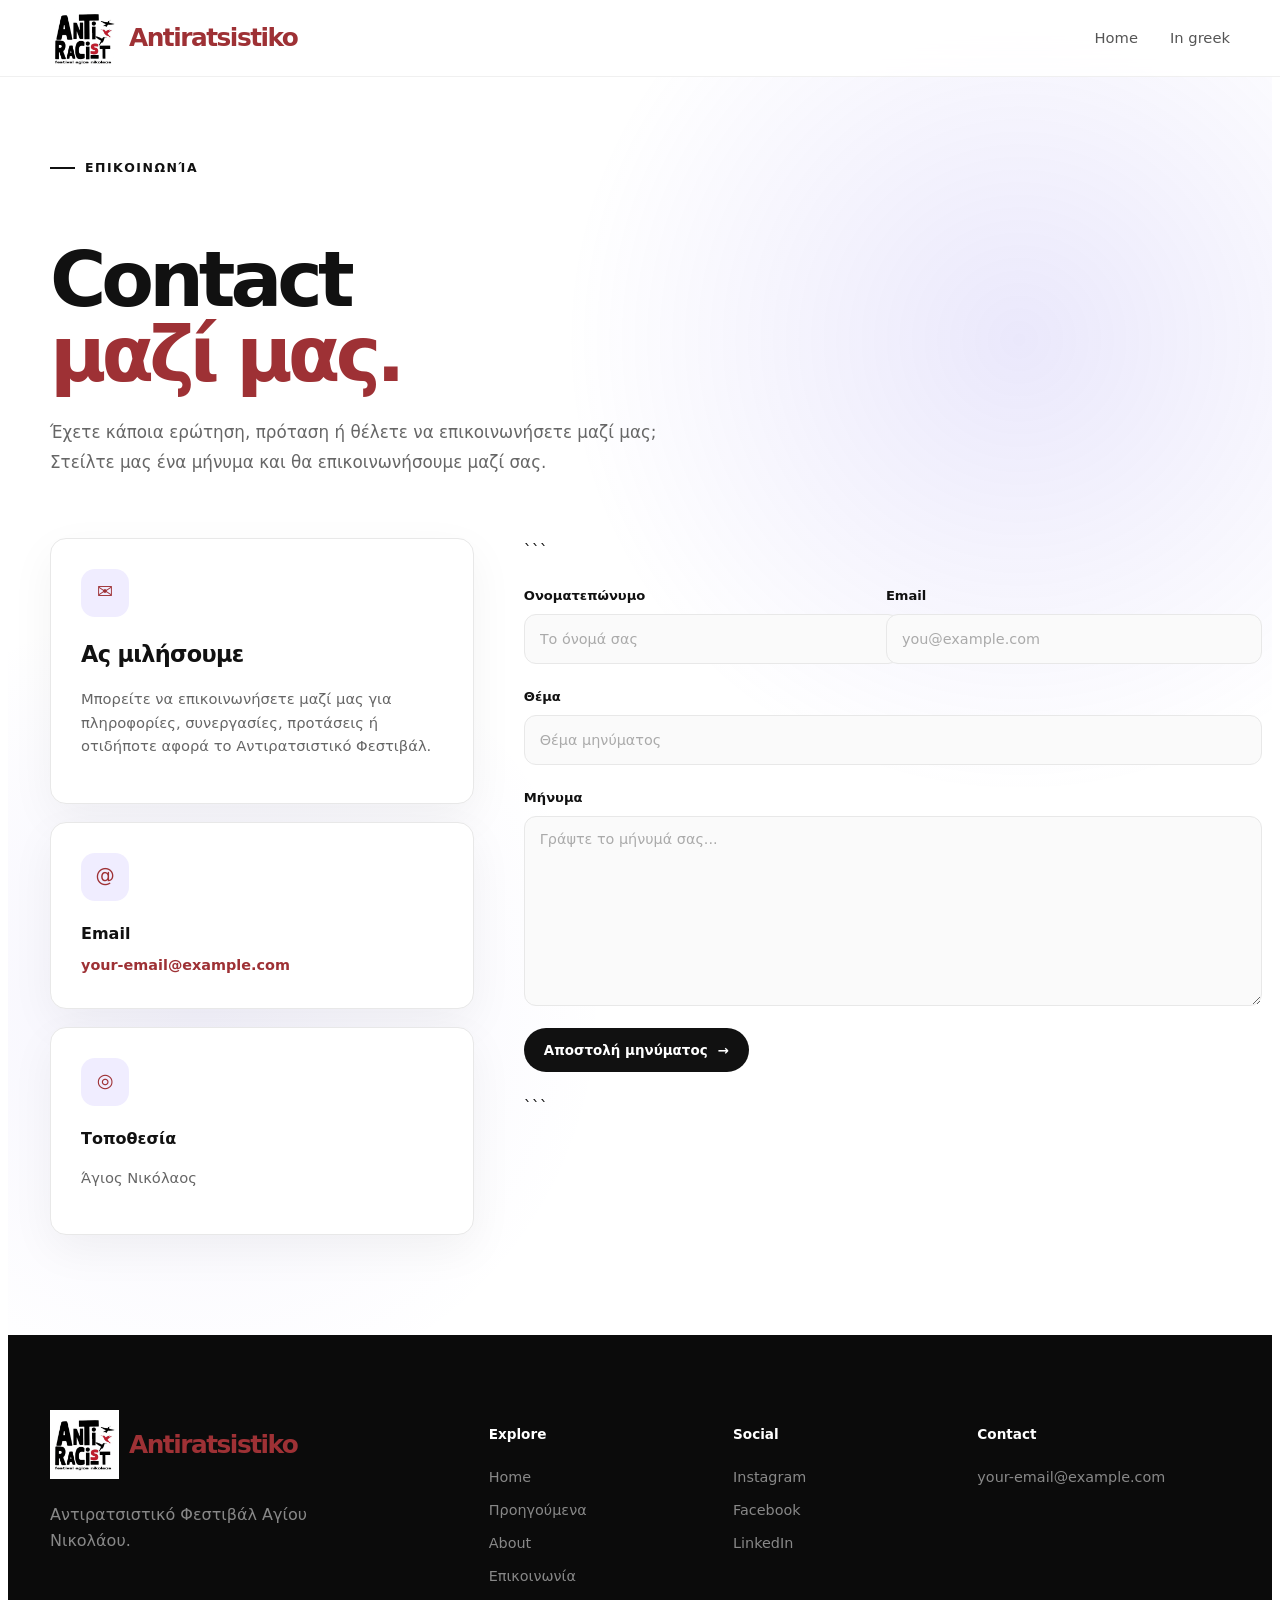
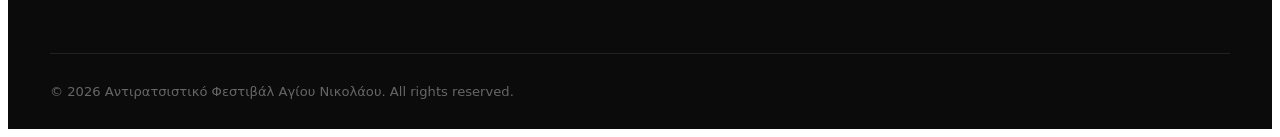
<file: contacten.html>
<!DOCTYPE html>
<html lang="en">

<head>

    <meta charset="UTF-8">

    <meta
        name="viewport"
        content="width=device-width, initial-scale=1.0"
    >

    <meta
        name="description"
        content="Επικοινωνία με το Αντιρατσιστικό Φεστιβάλ Αγίου Νικολάου."
    >

    <title>Contact us | Antiratsistiko</title>

    <link
        rel="icon"
        type="image/png"
        href="assets/imgs/favicon.ico"
    >


    <link rel="stylesheet" href="style.css">


    <link rel="stylesheet" href="contact.css">

</head>


<body>


    <header class="site-header" id="top">

        <nav
            class="navbar container"
            aria-label="Main navigation"
        >

            

            <a href="index.html" class="logo">

                <img
                    src="assets/imgs/1.png"
                    alt="Antiratsistiko logo"
                >

                <span>
                    Antiratsistiko
                </span>

            </a>




            <button
                class="menu-toggle"
                type="button"
                aria-label="Open navigation menu"
                aria-expanded="false"
                aria-controls="primary-navigation"
            >

                <span></span>
                <span></span>
                <span></span>

            </button>


            

            <div
                class="nav-menu"
                id="primary-navigation"
            >

                <a href="index.html#home">
                    Home
                </a>

                 <a href="contact.html">
                    In greek
                </a>

                <!-- <a href="index.html#features">
                    Προηγούμενα
                </a> -->

                

            </div>

        </nav>

    </header>



    <main>


        <section class="contact-page">

            <div class="contact-background"></div>


            <div class="container contact-container">


          

                <div class="contact-heading reveal">

                    <div class="eyebrow">

                        <span></span>

                        Επικοινωνία

                    </div>


                    <h1>

                        Contact
                        <strong>μαζί μας.</strong>

                    </h1>


                    <p>

                        Έχετε κάποια ερώτηση,
                        πρόταση ή θέλετε να
                        επικοινωνήσετε μαζί μας;

                        Στείλτε μας ένα μήνυμα
                        και θα επικοινωνήσουμε
                        μαζί σας.

                    </p>

                </div>



                <div class="contact-grid">


                    <div class="contact-info reveal">


                        <div class="contact-card">

                            <div class="contact-icon">
                                ✉
                            </div>

                            <h2>
                                Ας μιλήσουμε
                            </h2>

                            <p>
                                Μπορείτε να επικοινωνήσετε
                                μαζί μας για πληροφορίες,
                                συνεργασίες, προτάσεις ή
                                οτιδήποτε αφορά το
                                Αντιρατσιστικό Φεστιβάλ.
                            </p>

                        </div>



                        <div class="contact-card">

                            <div class="contact-icon">
                                @
                            </div>

                            <h3>
                                Email
                            </h3>

                            <a
                                href="mailto:your-email@example.com"
                            >
                                your-email@example.com
                            </a>

                        </div>



                        <div class="contact-card">

                            <div class="contact-icon">
                                ◎
                            </div>

                            <h3>
                                Τοποθεσία
                            </h3>

                            <p>
                                Άγιος Νικόλαος
                            </p>

                        </div>


                    </div>


<form
    class="contact-form"
    action="https://formspree.io/f/xbgjojbb"
"
    method="POST"
>

```
<div class="form-row">

    <div class="form-group">

        <label for="name">
            Ονοματεπώνυμο
        </label>

        <input
            type="text"
            id="name"
            name="name"
            placeholder="Το όνομά σας"
            autocomplete="name"
            required
        >

    </div>


    <div class="form-group">

        <label for="email">
            Email
        </label>

        <input
            type="email"
            id="email"
            name="email"
            placeholder="you@example.com"
            autocomplete="email"
            required
        >

    </div>

</div>


<div class="form-group">

    <label for="subject">
        Θέμα
    </label>

    <input
        type="text"
        id="subject"
        name="subject"
        placeholder="Θέμα μηνύματος"
        required
    >

</div>


<div class="form-group">

    <label for="message">
        Μήνυμα
    </label>

    <textarea
        id="message"
        name="message"
        rows="7"
        placeholder="Γράψτε το μήνυμά σας..."
        required
    ></textarea>

</div>


<!-- Email subject that you will receive -->

<input
    type="hidden"
    name="_subject"
    value="Νέο μήνυμα από το Antiratsistiko"
>


<!-- Optional: tells Formspree where the visitor came from -->

<input
    type="hidden"
    name="_source"
    value="Antiratsistiko Contact Page"
>


<button
    type="submit"
    class="contact-submit"
>

    Αποστολή μηνύματος

    <span>→</span>

</button>
```

</form>


            </div>

        </section>

    </main>



    <footer class="site-footer">


        <div class="container footer-grid">


            <div class="footer-brand">

                <a
                    href="index.html"
                    class="logo"
                >

                    <img
                        src="assets/imgs/1.png"
                        alt="Antiratsistiko logo"
                    >

                    <span>
                        Antiratsistiko
                    </span>

                </a>


                <p>
                    Αντιρατσιστικό Φεστιβάλ
                    Αγίου Νικολάου.
                </p>

            </div>



            <div class="footer-column">

                <h3>
                    Explore
                </h3>

                <a href="index.html#home">
                    Home
                </a>

                <a href="index.html#features">
                    Προηγούμενα
                </a>

                <a href="index.html#about">
                    About
                </a>

                <a href="contact.html">
                    Επικοινωνία
                </a>

            </div>



            <div class="footer-column">

                <h3>
                    Social
                </h3>

                <a href="#">
                    Instagram
                </a>

                <a href="#">
                    Facebook
                </a>

                <a href="#">
                    LinkedIn
                </a>

            </div>



            <div class="footer-column">

                <h3>
                    Contact
                </h3>

                <a href="mailto:your-email@example.com">
                    your-email@example.com
                </a>

            </div>


        </div>



        <div class="container footer-bottom">

            <p id="copyright"></p>

            <a
                href="#top"
                class="back-to-top"
            >
                Back to top ↑
            </a>

        </div>


    </footer>


    <script src="script.js"></script>
    <script>

        const copyright =
            document.getElementById("copyright");

        if (copyright) {

            copyright.textContent =
                `© ${new Date().getFullYear()} Antiratsistiko. All rights reserved.`;

        }

    </script>


</body>

</html>
</file>
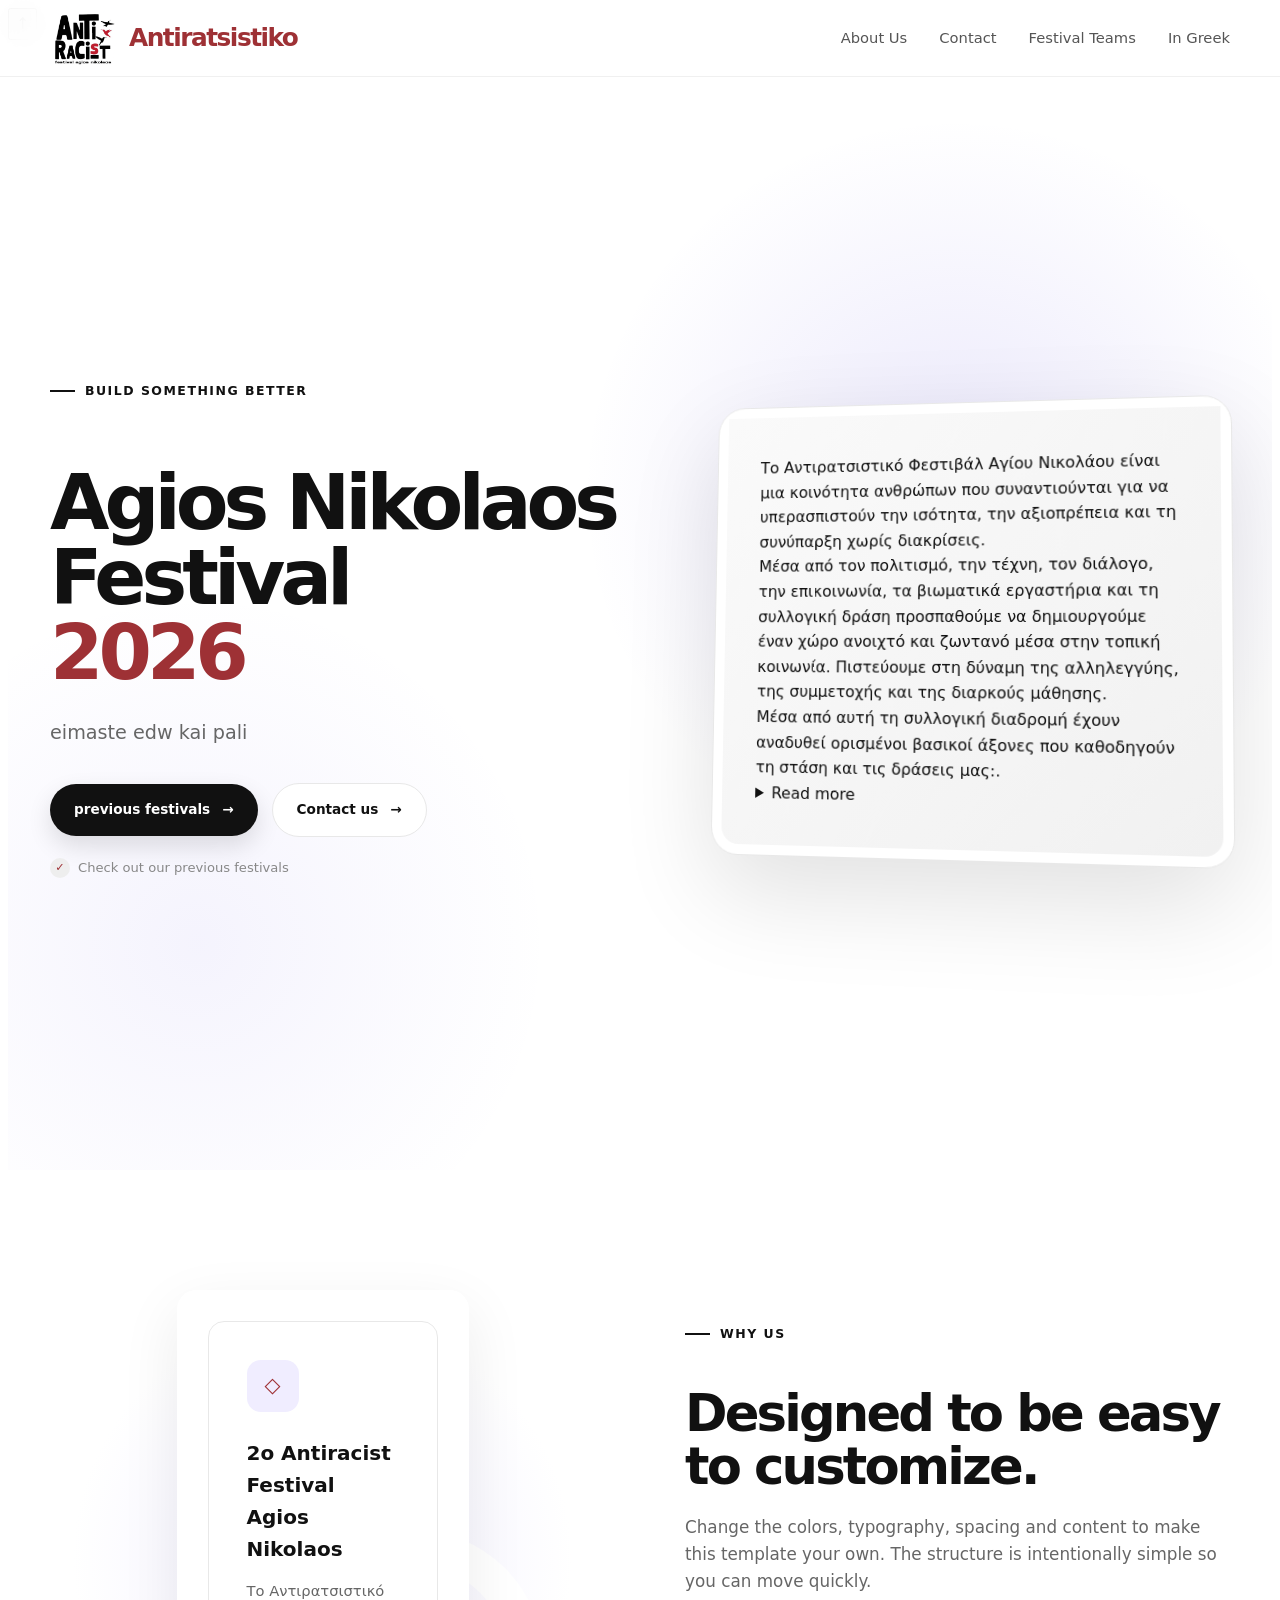
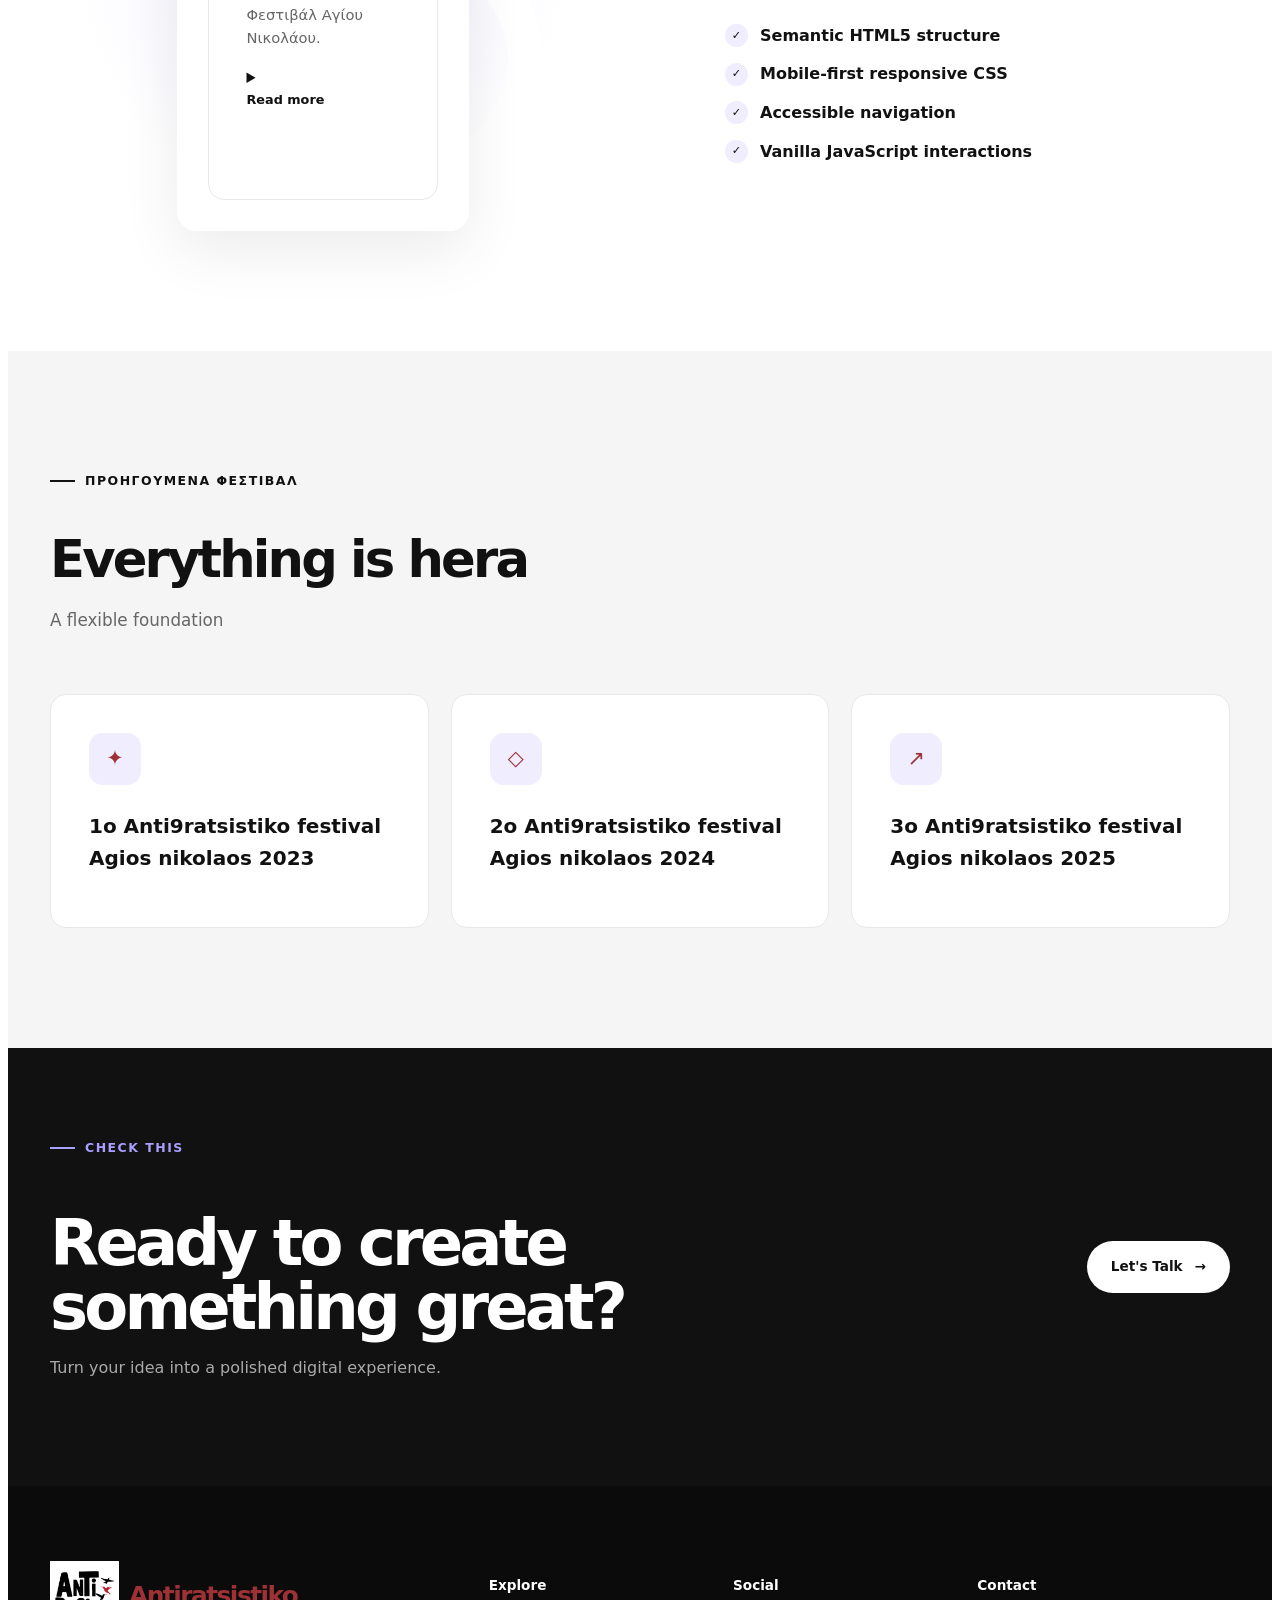
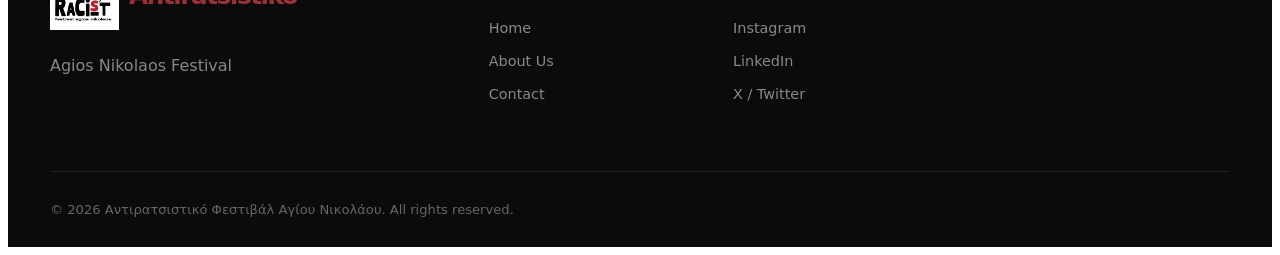
<file: indexen.html>
<!DOCTYPE html>
<html lang="en">
<head>

    <meta charset="UTF-8">
    <meta name="viewport" content="width=device-width, initial-scale=1.0">

    <meta
        name="description"
        content="A modern responsive HTML5 website template."
    >

    <title>Antiratsistiko</title>

    <link
        rel="icon"
        type="image/png"
        href="assets/imgs/favicon.ico"
    >

    <link rel="stylesheet" href="style.css">
</head>

<body>
<!-- Back to top -->
<button
    class="back-to-top"
    id="backToTop"
    type="button"
    aria-label="Back to top"
>
    ↑
</button>
   
    <header class="site-header" id="top">
        <nav class="navbar container" aria-label="Main navigation">

            <a href="#top" class="logo">
				<img src="assets/imgs/1.png" alt="logo">
                <span>Antiratsistiko</span>
            </a>

            <button
                class="menu-toggle"
                type="button"
                aria-label="Open navigation menu"
                aria-expanded="false"
                aria-controls="primary-navigation"
            >
                <span></span>
                <span></span>
                <span></span>
            </button>

            <div class="nav-menu" id="primary-navigation">
                
                
                <a href="abouten.html">About Us</a>
                <a href="contact.html">Contact</a>
                <a href="teamsen.html">Festival Teams</a>
                <a href="index.html">In Greek

                </a>
<!-- 
                <a href="#features" class="nav-button">
                    prohgoymena
                </a> -->
            </div>

        </nav>
    </header>


    <main>

       
        <section class="hero" id="home">

            <div class="hero-background"></div>

            <div class="container hero-content">

                <div class="hero-text reveal">

                    <div class="eyebrow">
                        <span></span>
                        Build something better
                    </div>

                    <h1>
                        Agios Nikolaos Festival 
                        <strong>2026</strong>
                    </h1>

                    <p>
							eimaste edw kai pali
                    </p>

                    <div class="hero-buttons">
                        <a href="#features" class="button button-primary">
                            previous festivals 

                            <span>→</span>
                        </a>

                        <a href="#contact" class="button button-secondary">
                            Contact us
							<span>→</span>
						</a>

                        
                    </div>

                    <div class="hero-note">
                        <span class="check">✓</span>
                        Check out our previous festivals
                    </div>

                </div>
                
                <div class="hero-visual reveal">

                    <div class="visual-card">
<!-- 
                        <div class="visual-header">
                            
                                <span></span>
                                
                                <span></span>
                                <span></span>
                            </div>
                        </div> -->

                        <div class="visual-body">

                            Το Αντιρατσιστικό Φεστιβάλ Αγίου Νικολάου είναι μια κοινότητα ανθρώπων που συναντιούνται για να υπερασπιστούν την ισότητα, την αξιοπρέπεια και τη συνύπαρξη χωρίς διακρίσεις.<br>
                            Μέσα από τον πολιτισμό, την τέχνη, τον διάλογο, την επικοινωνία, τα βιωματικά εργαστήρια και τη συλλογική δράση προσπαθούμε να δημιουργούμε έναν χώρο ανοιχτό και ζωντανό μέσα στην τοπική κοινωνία. Πιστεύουμε στη δύναμη της αλληλεγγύης, της συμμετοχής και της διαρκούς μάθησης.
                   <br>Μέσα από αυτή τη συλλογική διαδρομή έχουν αναδυθεί ορισμένοι βασικοί άξονες που καθοδηγούν τη στάση και τις δράσεις μας:.
                             
                            
                              <details class="read-more">
              <summary>
                
                <span class="read-more-icon"><span>Read more</span></span>
            </summary>

            <div class="read-more-text">
                <p>
           <b> Κοινότητα και συλλογικότητα </b>
Το Αντιρατσιστικό Φεστιβάλ ξεπερνά τα όρια μιας διοργάνωσης και εξελίσσεται σε έναν ζωντανό χώρο συνάντησης ανθρώπων, ιδεών και συλλογικής δράσης. Πιστεύουμε στη δύναμη του «μαζί», στη συμμετοχή, στον διάλογο, στη συνδιαμόρφωση και στη συλλογική ευθύνη για όσα δημιουργούμε.
        
                </p>

               
            </div>
                            
                             <!-- <div class="visual-line large"></div>

                            <div class="visual-line"></div>
                            <div class="visual-line short"></div> -->

                            <!-- <div class="visual-grid">
                                <div></div>
                                <div></div>
                                <div></div>
                            </div> -->

                            <!-- <div class="visual-footer"></div> -->

                        </div>

                    </div>

                </div>

            </div>

        </section>


       
        


       
        <section class="section about" id="about">

            <div class="container about-grid">

                <div class="about-visual reveal">
                    <div class="about-shape shape-one"></div>
                    <div class="about-shape shape-two"></div>

                    <div class="about-card">
                         <article class="feature-card reveal">
        <div class="feature-icon">◇</div>
        

        <h3>2ο Antiracist Festival<br>Agios Nikolaos </h3>

        <p class="feature-short">
            Το  Αντιρατσιστικό Φεστιβάλ Αγίου Νικολάου.
        </p>

        <details class="read-more">
              <summary>
                
                <span class="read-more-icon"><span>Read more</span></span>
            </summary>

            <div class="read-more-text">
                <p>
                    Εδώ μπορείς να προσθέσεις το κείμενο που θέλεις να
                    εμφανίζεται όταν ο επισκέπτης πατάει «Read more».
                    Το κείμενο θα ανοίγει μέσα στην ίδια κάρτα.
                </p>

               
            </div>
        </details>
    </article>
                    </div>
                </div>


                <div class="about-content reveal">

                    <div class="eyebrow">
                        <span></span>
                        Why us
                    </div>

                    <h2>
                        Designed to be
                        <strong>easy to customize.</strong>
                    </h2>

                    <p>
                        Change the colors, typography, spacing and content
                        to make this template your own. The structure is
                        intentionally simple so you can move quickly.
                    </p>

                    <ul class="check-list">
                        <li>Semantic HTML5 structure</li>
                        <li>Mobile-first responsive CSS</li>
                        <li>Accessible navigation</li>
                        <li>Vanilla JavaScript interactions</li>
                    </ul>
<!-- 
                    <a href="contact.html" class="text-link">
                        Start building <span>→</span>
                    </a> -->

                </div>

            </div>

        </section>

		<section class="section features" id="features">

            <div class="container">

                <div class="section-heading reveal">
                    <div class="eyebrow">
                        <span></span>
                        Προηγουμενα Φεστιβαλ
                    </div>

                    <h2>
                        Everything is
                        <strong>hera</strong>
                    </h2>

                    <p>
                        A flexible foundation
                    </p>
                </div>


                <div class="feature-grid">

                    <article class="feature-card reveal">

                        <div class="feature-icon">
                            ✦
                        </div>

                        <h3><a href="2023.html">1o Anti9ratsistiko festival <br>
                            Agios nikolaos 2023</a></h3>

                        <p>
                            
                        </p>

                    </article>


                    <article class="feature-card reveal">

                        <div class="feature-icon">
                            ◇
                        </div>

                        <h3><a href="2024.html">2o Anti9ratsistiko festival <br>
                            Agios nikolaos 2024</a></h3>

                        

                    </article>


                    <article class="feature-card reveal">

                        <div class="feature-icon">
                            ↗
                        </div>

                        <h3><a href="2025.html">3o Anti9ratsistiko festival <br>
                            Agios nikolaos 2025</a></h3>

                    </article>

                </div>

            </div>

        </section>
       
        <section class="cta" id="contact">

            <div class="container cta-content reveal">

                <div>
                    <div class="eyebrow">
                        <span></span>
                        Check this
                    </div>

                    <h2>
                        Ready to create
                        something great?
                    </h2>

                    <p>
                        Turn your idea into a polished digital experience.
                    </p>
                </div>

                <a href="mailto:hello@example.com"
                   class="button button-light">
                    Let's Talk
                    <span>→</span>
                </a>

            </div>

        </section>

    </main>


    <footer class="site-footer">

        <div class="container footer-grid">

            <div class="footer-brand">

                <a href="#top" class="logo">
    <img src="assets/imgs/1.png" alt="Antiratsistiko logo">
    <span>Antiratsistiko</span>
</a>

                <p>
Agios Nikolaos Festival
                </p>

            </div>


            <div class="footer-column">

                <h3>Explore</h3>

                <a href="#home">Home</a>
                
                <a href="abouten.html">About Us</a>
                <a href="contacten.html">Contact</a>

            </div>


            <div class="footer-column">

                <h3>Social</h3>

                <a href="#">Instagram</a>
                <a href="#">LinkedIn</a>
                <a href="#">X / Twitter</a>

            </div>


            <div class="footer-column">

                <h3>Contact</h3>

                <!-- <a href="mailto:hello@example.com">
                    hello@example.com
                </a>

                <a href="tel:+1234567890">
                    +1 234 567 890
                </a> -->

            </div>

        </div>


        <div class="container footer-bottom">
<p id="copyright"></p>

    </footer>


    <script src="script.js"></script>

</body>
</html>
</file>
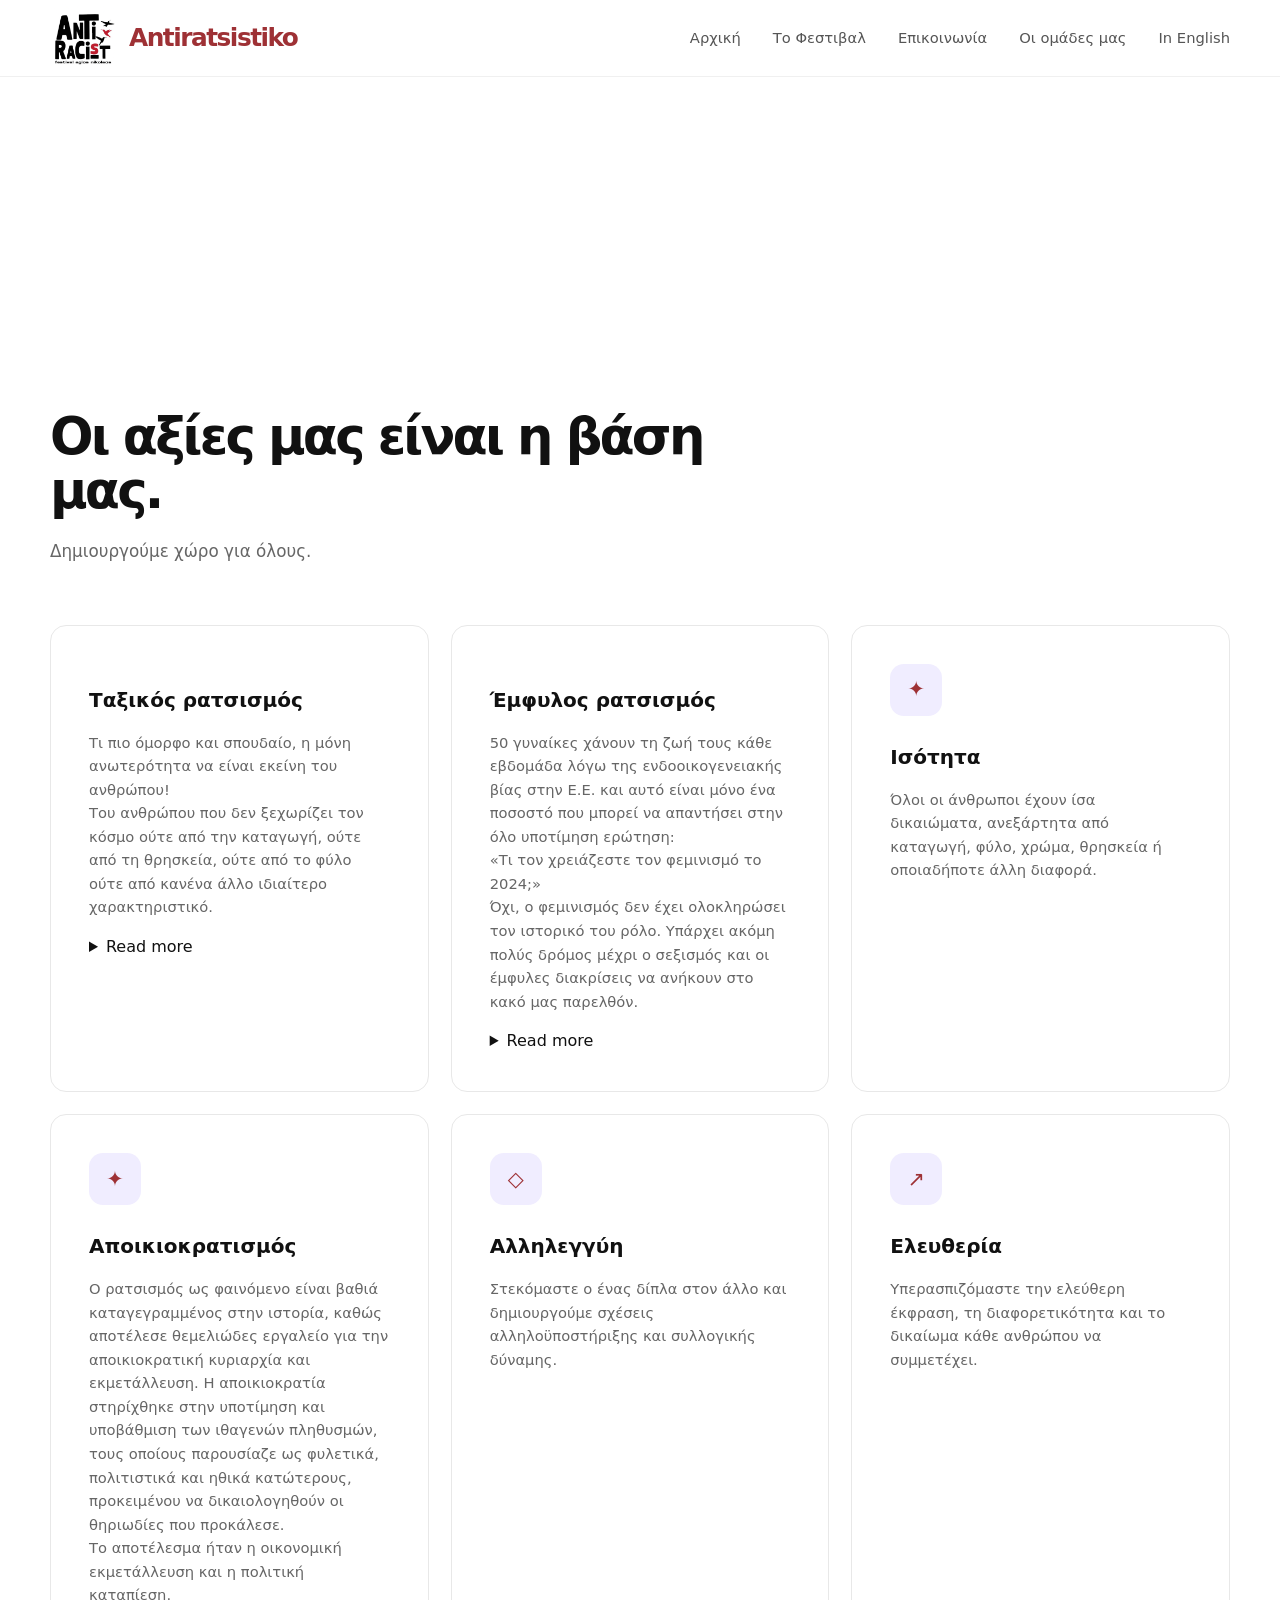
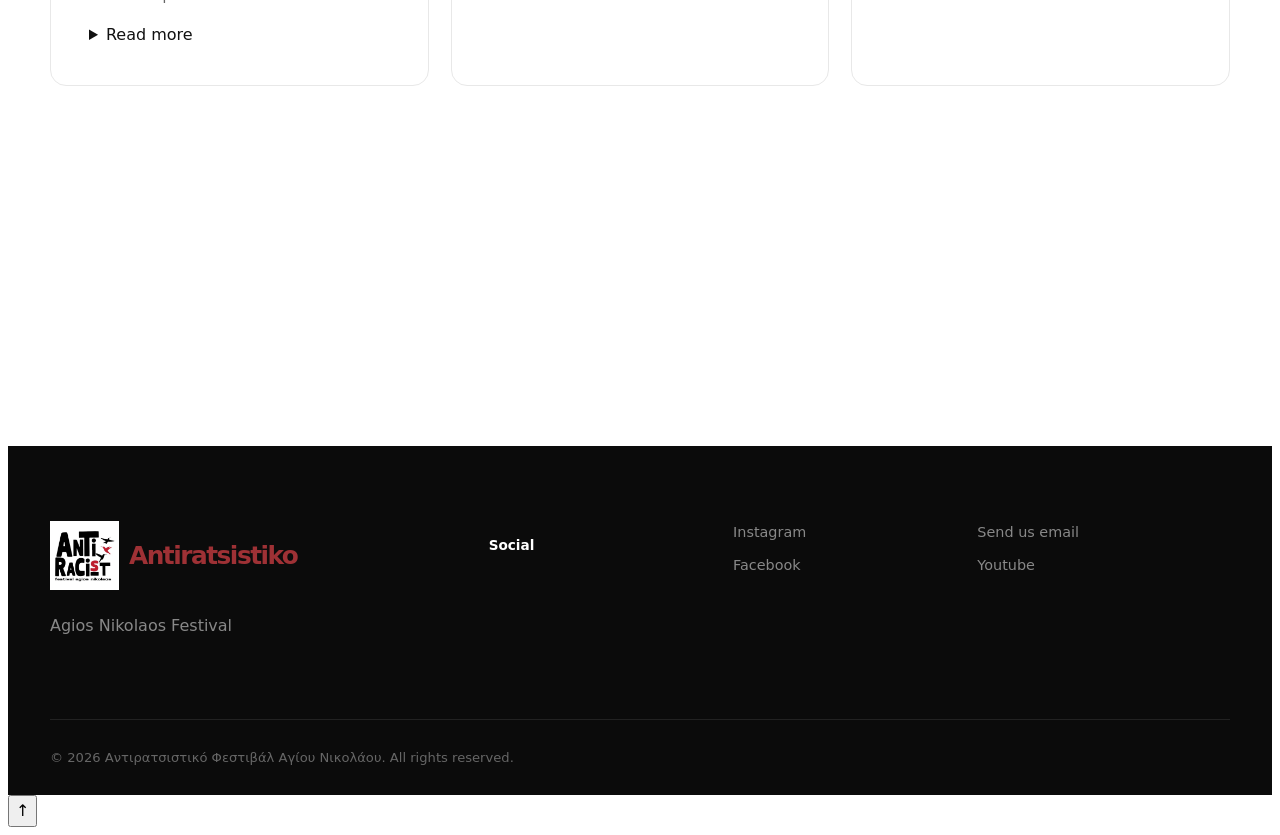
<file: teams.html>
<!DOCTYPE html>
<html lang="en">
<head>
    <meta charset="UTF-8">
    <meta name="viewport" content="width=device-width, initial-scale=1.0">

    <meta
        name="description"
        content="Learn more about the Antiracist Festival of Agios Nikolaos."
    >

    <title>Οι Ομάδες του Φεστιβαλ | Antiratsistiko</title>

    <link rel="icon" type="image/png" href="assets/imgs/favicon.ico">
    <link rel="stylesheet" href="style.css">
</head>

<body>


    <header class="site-header" id="top">
        <nav class="navbar container" aria-label="Main navigation">

            <a href="#top" class="logo">
				<img src="assets/imgs/1.png" alt="logo">
                <span>Antiratsistiko</span>
            </a>

            <button
                class="menu-toggle"
                type="button"
                aria-label="Open navigation menu"
                aria-expanded="false"
                aria-controls="primary-navigation"
            >
                <span></span>
                <span></span>
                <span></span>
            </button>

            <div class="nav-menu" id="primary-navigation">
                
                <a href="index.html">Αρχική </a>
                <a href="about.html">Το Φεστιβαλ </a>
                <a href="contact.html">Επικοινωνία</a>
                <a href="teams.html">Οι ομάδες μας</a>
                <a href="indexen.html">In English</a>
<!-- 

                <a href="#features" class="nav-button">
                    prohgoymena
                </a> -->
            </div>

        </nav>
    </header>


    <main>

        <!-- HERO -->



        <section class="section about-page-intro">

            <div class="container about-page-grid">

                <div class="about-page-visual reveal">

                    <div class="about-shape shape-one"></div>
                    <div class="about-shape shape-two"></div>

                    <div class="about-page-card">



                </div>

            </div>

        </section>



        <section class="section about-values">

            <div class="container">

                <div class="section-heading reveal">


                    <h2>
                        Οι αξίες μας είναι
                        <strong>η βάση μας.</strong>
                    </h2>

                    <p>
                        Δημιουργούμε χώρο για όλους.
                    </p>

                </div>


                <div class="feature-grid about-values-grid">

                    <article class="feature-card reveal">

                        <!-- <div class="feature-icon">
                            ✦
                        </div> -->

                        <h3>
                            <strong>Ταξικός ρατσισμός</strong>
                        </h3>

                        <p>
Τι πιο όμορφο και σπουδαίο, η μόνη ανωτερότητα να είναι εκείνη του ανθρώπου! <br>
Του ανθρώπου που δεν ξεχωρίζει τον κόσμο ούτε από την καταγωγή, ούτε από τη θρησκεία, ούτε από το φύλο ούτε από κανένα άλλο ιδιαίτερο χαρακτηριστικό.
                        </p>
            <details class="read-more">
              <summary>
                
                <span class="read-more-icon"><span>Read more</span></span>
            </summary>

            <div class="read-more-text">
                <p>
           Ο ταξικός ρατσισμός αποτελεί χαρακτηριστική μορφή ρατσισμού στις φιλελεύθερες και καπιταλιστικές κοινωνίες. Αναφέρεται στις διακρίσεις και τις προκαταλήψεις που βασίζονται στην κοινωνική τάξη ή την οικονομική κατάσταση των ατόμων. Οδηγεί σε κοινωνικές και οικονομικές ανισότητες και συνδέεται στενά με την εκμετάλλευση των οικονομικά ασθενέστερων από την άρχουσα τάξη.
<br><br>Χαρακτηριστικά παραδείγματα ταξικού ρατσισμού προς τους ασθενέστερους συναντώνται στις εκπαιδευτικές ανισότητες, την πρόσβαση στην υγειονομική περίθαλψη, την ποιότητα στις συνθήκες διαβίωσης, την αντιμετώπιση στους χώρους εργασίας, τη συμμετοχή στον πολιτισμό, την πρόσβαση στο σύστημα δικαιοσύνης, την αντιμετώπισή τους γενικά στο σύνολο της κοινωνίας.
<br><br>Ο ταξικός ρατσισμός συχνά παραμένει λιγότερο ορατός, καθώς μπορεί να ενσωματώνεται σε καθημερινές αντιλήψεις, συμπεριφορές και πρακτικές που θεωρούνται αυτονόητες. Η κοινωνική και οικονομική θέση ενός ανθρώπου επηρεάζει τις ευκαιρίες, την πρόσβαση σε αγαθά και υπηρεσίες, τον τρόπο με τον οποίο αντιμετωπίζεται και τις δυνατότητές του να συμμετέχει ισότιμα στην κοινωνική ζωή.
<br><br>Αναδεικνύεται η ανάγκη για πολιτικές και κοινωνικές παρεμβάσεις που στοχεύουν στην ισότητα και την κοινωνική δικαιοσύνη.
<br><br>Η αναγνώριση αυτών των ανισοτήτων απαιτεί να εξετάζουμε την πραγματικότητα και από διαφορετικές οπτικές γωνίες. Να αναρωτιόμαστε πώς διαμορφώνεται η δική μας θέση μέσα στην κοινωνία, ποια προνόμια μπορεί να θεωρούμε αυτονόητα και πώς αυτά συνδέονται με τις δυνατότητες ή τους περιορισμούς που βιώνουν άλλοι άνθρωποι.
<br><br>Η κατανόηση του ταξικού ρατσισμού αποτελεί ένα ακόμη βήμα προς την αναγνώριση των κοινωνικών ανισοτήτων και τη διεκδίκηση μιας κοινωνίας με περισσότερη ισότητα, αξιοπρέπεια και κοινωνική δικαιοσύνη.
<br><br>Έτσι, η θεματική αυτή μας καλεί να κοιτάξουμε πέρα από τις ατομικές διαφορές και να αναγνωρίσουμε τις κοινωνικές συνθήκες που διαμορφώνουν τις ζωές μας. Να δούμε πού στεκόμαστε εμείς μέσα σε αυτές και πώς μπορούμε να συμβάλουμε στην αλλαγή τους.

        
                </p>

               
            </div>
            </details>
                    </article>
                     <article class="feature-card reveal">
<!-- 
                        <div class="feature-icon">
                            ✦
                        </div> -->

                        <h3>Έμφυλος ρατσισμός

                        </h3>

                        <p>50 γυναίκες χάνουν τη ζωή τους κάθε εβδομάδα λόγω της
ενδοοικογενειακής βίας στην Ε.Ε. και αυτό είναι μόνο ένα ποσοστό που μπορεί να
απαντήσει στην όλο υποτίμηση ερώτηση: <br>
«Τι τον χρειάζεστε τον φεμινισμό το 2024;» <br>
Όχι, ο φεμινισμός δεν έχει ολοκληρώσει τον ιστορικό του
ρόλο. Υπάρχει ακόμη πολύς δρόμος μέχρι ο σεξισμός και οι έμφυλες διακρίσεις να
ανήκουν στο κακό μας παρελθόν.

                        </p>
<details class="read-more">
              <summary>
                
                <span class="read-more-icon"><span>Read more</span></span>
            </summary>

            <div class="read-more-text">
                <p>
           Το σύνολο των αντιλήψεων και συμπεριφορών που βασίζονται στη
διάκριση με βάση το (βιολογικό και κοινωνικό) φύλο είναι ο σεξισμός. 
<br>Επηρεάζει όλους, ανεξαρτήτως φύλου, αν και παραδοσιακά συνδέεται με διακρίσεις κατά
γυναικών και θηλυκοτήτων, οι οποίες συχνά έχουν επωμιστεί το μεγαλύτερο βάρος
των συνεπειών του. Συνήθως συναντάμε το σεξισμό με τη μορφή της ουσιοκρατίας
του φύλου, την πεποίθηση δηλαδή ότι τα φύλα έχουν εγγενή και αναλλοίωτα
χαρακτηριστικά τα οποία καθορίζουν την ψυχολογική και κοινωνική τους ταυτότητα
(π.χ. ο σκοπός μιας γυναίκας είναι να γίνει μάνα, οι άντρες είναι λιγότερο
συναισθηματικοί από τη φύση τους κ.ά.).
<br><br>Ο έμφυλος ρατσισμός επηρεάζει κάθε επίπεδο της κοινωνίας,
από τους θεσμούς και τις κυβερνήσεις έως τις προσωπικές και διαπροσωπικές
σχέσεις. Ο σεξισμός δημιουργεί και ενισχύει τα στερεότυπα, περιορίζει την
πρόσβαση σε ίσες επιλογές και ευκαιρίες, στιγματίζει τη διαφορετικότητα,
περιθωριοποιεί διεμφυλικές ταυτότητες, δικαιολογεί τη διατήρηση της ανισότητας,
απειλεί τη σωματική αυτονομία και ακεραιότητα, υπονομεύει την ψυχική υγεία και
αποτελεί τον βασικό πυλώνα της πατριαρχίας.
<br><br>Ο φεμινισμός είναι εναντίον της πατριαρχίας, όχι εναντίον
των αντρών. Το πατριαρχικό σύστημα καταπιέζει ΚΑΙ τους άντρες.
Η προσέγγιση του έμφυλου ρατσισμού έχουμε προσπαθήσει να
γίνει και βιωματικά, μέσα από εικαστικές δημιουργίες, δίνοντας χώρο στην
έκφραση, τον προβληματισμό και τη συνδιαλλαγή με το κοινό. Μέσα από αυτές τις
συλλογικές διαδικασίες μπορούμε να αφυπνιστούμε και να αναμετρηθούμε με το
πραγματικό μέγεθος του σεξισμού και των έμφυλων διακρίσεων στην καθημερινή μας
ζωή.
<br><br>Οι γυναίκες είναι το αδύναμο φύλο.
<br>Οι άντρες δεν κλαίνε.
<br><br>Κάθε μέρα, κάθε στιγμή, μέσα μας, γύρω
μας, στο σπίτι, στο δρόμο, στη δουλειά, στο μυαλό, υπάρχουν παγιωμένες
αντιλήψεις για τη διαφορά και την υπεροχή του ενός φύλου έναντι στο άλλο.
<br><br>Όλ@ γνωρίζουμε ποιο φύλο θεωρείται καλύτερο.
Ποιο φύλο έχει προνόμια που κάποιο άλλο
στερείται λόγω ενός πιο γρήγορου σπερματοζωαρίου που είχε την τύχη το ωάριο να
το διαλέξει.
<br><br>Η πατριαρχία, που είναι η βάση πάνω στην
οποία όλα αυτά τα στερεότυπα έχουν χτιστεί, μας επηρεάζει όλ@.
<br><br>Μας αφορά όλ@.
<br><br>Γυναίκες, άνδρες, trans, non binary, intersex, όλ@.
Είτε επειδή εγκλωβιζόμαστε στο
στερεότυπο που η πατριαρχία μας έχει κλείσει, είτε διότι προσπαθούμε να
ξεφύγουμε από αυτό.
<br><br>Ένας διαρκής αγώνας, μια συνεχόμενη μάχη.
<br><br>Είμαι όμορφη, καλή μαγείρισσα, σύντροφος
και μάνα;
<br>Είμαι ο δυνατός, κουβαλητής, προστάτης;
<br>Είμαι εγώ το φύλο που η κοινωνία μου
φόρεσε;
<br>Είμαι στο δικό μου σώμα;
<br>Είμαι κορίτσι ή αγόρι; Ροζ ή μπλε;
Φούστα ή παντελόνι;
<br>Είμαι ελεύθερ@ να αποφασίσω εγώ τι θα
γίνει με το κορμί μου;
<br>Όταν δεν κάνουμε τσεκ στα στερεότυπα,
είμαστε αποτυχημέν@.
<br><br>Και η αποτυχία φέρνει οργή.
<br>Πώς αποδεικνύεις ότι είσαι ισχυρός;
<br>Εξουσιάζοντας όσους θεωρείς πιο
αδύναμους.
<br>Όταν στερείς σε κάποιον την έκφραση
συναισθημάτων, αυτό μετουσιώνεται σε κάτι άλλο.
<br><br>Δεν μπορώ να ελέγξω τη δική μου ζωή; Θα
ελέγξω τη δική σου.
<br><br>Καθημερινά αδερφές μας βιάζονται,
κακοποιούνται, δολοφονούνται.
<br><br>Καθημερινά αδέρφια μας λιντσάρονται
γιατί δεν παίζουν σωστά το ρόλο που η πατριαρχία τους έδωσε.
<br><br>Κι από την άλλη, καθημερινά άντρες που αναλαμβάνουν
ρόλους φορεμένους από πάντα σε γυναίκες υποτιμούνται - για τον τόσο σημαντικό
για κάποιους - ανδρισμό τους.
<br><br>Ο χρόνος για συζήτηση έχει τελειώσει.
<br><br>Η κατάρριψη των έμφυλων στερεοτύπων μας
αφορά όλ@.
<br><br>Η ισότητα μας ευνοεί όλ@.
<br><br>Η κοινωνία ΟΦΕΙΛΕΙ να μας χωράει όλ@
χωρίς εξουσιαστές και εξουσιαζόμενους.


        
                </p>

               
            </div>
            </details>
                    </article>

                     <article class="feature-card reveal">

                        <div class="feature-icon">
                            ✦
                        </div>

                        <h3>
                            Ισότητα
                        </h3>

                        <p>
                            Όλοι οι άνθρωποι έχουν ίσα δικαιώματα,
                            ανεξάρτητα από καταγωγή, φύλο, χρώμα,
                            θρησκεία ή οποιαδήποτε άλλη διαφορά.
                        </p>

                    </article>


                     <article class="feature-card reveal">

                        <div class="feature-icon">
                            ✦
                        </div>

                        <h3>
                            Αποικιοκρατισμός
                        </h3>

                        <p>
                            Ο ρατσισμός ως φαινόμενο είναι βαθιά καταγεγραμμένος στην ιστορία, καθώς αποτέλεσε θεμελιώδες εργαλείο για την αποικιοκρατική κυριαρχία και εκμετάλλευση. Η αποικιοκρατία στηρίχθηκε στην υποτίμηση και υποβάθμιση των ιθαγενών πληθυσμών, τους οποίους παρουσίαζε ως φυλετικά, πολιτιστικά και ηθικά κατώτερους, προκειμένου να δικαιολογηθούν οι θηριωδίες που προκάλεσε. 
                            <br>Το αποτέλεσμα ήταν η οικονομική εκμετάλλευση και η πολιτική καταπίεση. 
                        </p>

        <details class="read-more">
              <summary>
                
                <span class="read-more-icon"><span>Read more</span></span>
            </summary>

            <div class="read-more-text">
                <p>
                    Εξαιτίας της οικονομικής εξαθλίωσης των αποικιών, με την καταστροφή της γης και τη χειραγώγηση των πληθυσμών, κατασκευάστηκαν κοινωνικές σχέσεις βασισμένες σε φυλετικά κριτήρια. Η αντιμετώπιση των ντόπιων πληθυσμών από τους αποικιοκράτες με αυτές τις ρατσιστικές ιδεολογίες κατέληξε στη δημιουργία δομών ανισότητας που, δυστυχώς, συνεχίζουν να επηρεάζουν όλες τις κοινωνίες.
<br><br>Μήπως κι εμείς απολαμβάνουμε προνόμια εις βάρος των αποικιοκρατούμενων λαών; Προνόμια που προήλθαν από την εκμετάλλευση των πόρων και της εργασίας των ιθαγενών, οι οποίοι απανθρωποποιούνταν μέσω ρατσιστικών αντιλήψεων;
<br><br>Στο 2ο Αντιρατσιστικό Φεστιβάλ προσπαθήσαμε και καταφέραμε, μέσα από έναν χάρτη που αποτύπωνε τα σημάδια της αποικιοκρατίας και μια περιήγηση στον χρόνο, να αναδείξουμε τις κρυφές όψεις της καταπίεσης και να φωτίσουμε τον συνεχιζόμενο αντίκτυπο αυτής της «κληρονομιάς».

                </p>

               
            </div>
        </details>

                    </article>


                    <article class="feature-card reveal">

                        <div class="feature-icon">
                            ◇
                        </div>

                        <h3>
                            Αλληλεγγύη
                        </h3>

                        <p>
                            Στεκόμαστε ο ένας δίπλα στον άλλο και
                            δημιουργούμε σχέσεις αλληλοϋποστήριξης
                            και συλλογικής δύναμης.
                        </p>

                    </article>


                    <article class="feature-card reveal">

                        <div class="feature-icon">
                            ↗
                        </div>

                        <h3>
                            Ελευθερία
                        </h3>

                        <p>
                            Υπερασπιζόμαστε την ελεύθερη έκφραση,
                            τη διαφορετικότητα και το δικαίωμα
                            κάθε ανθρώπου να συμμετέχει.
                        </p>

                    </article>

                </div>

            </div>

        </section>


        <section class="section about-story">

            <div class="container about-story-grid">

                <!-- <div class="about-story-content reveal">

                    <div class="eyebrow">
                        <span></span>
                        Our story
                    </div>

                    <h2>
                        Από το
                        <strong>2023</strong>
                        μέχρι σήμερα.
                    </h2>

                    <p>
                        Το πρώτο Αντιρατσιστικό Φεστιβάλ Αγίου Νικολάου
                        πραγματοποιήθηκε το 2023.
                    </p>

                    <p>
                        Από τότε, το φεστιβάλ συνεχίζει να μεγαλώνει
                        και να δημιουργεί έναν ανοιχτό χώρο πολιτισμού,
                        επικοινωνίας και κοινωνικής συμμετοχής.
                    </p>

                    <a
                        href="index.html#features"
                        class="text-link"
                    >
                        Δες τα προηγούμενα φεστιβάλ
                        <span>→</span>
                    </a>

                </div> -->


                <!-- <div class="about-story-numbers reveal">

                    <div class="story-number">

                        <strong>2023</strong>

                        <span>
                            1ο Φεστιβάλ
                        </span>

                    </div>


                    <div class="story-number">

                        <strong>2024</strong>

                        <span>
                            2ο Φεστιβάλ
                        </span>

                    </div>


                    <div class="story-number">

                        <strong>2025</strong>

                        <span>
                            3ο Φεστιβάλ
                        </span>

                    </div>


                    <div class="story-number">

                        <strong>2026</strong>

                        <span>
                            Συνεχίζουμε
                        </span>

                    </div>

                </div> -->

            </div>

        </section>


<!-- 
        <section class="cta">

            <div class="container cta-content reveal">

                <div>

                    <div class="eyebrow">
                        <span></span>
                        Join us
                    </div>

                    <h2>
                        Θέλεις να είσαι μαζί μας;
                    </h2>

                    <p>
                        Επικοινώνησε μαζί μας και γίνε μέρος
                        της συλλογικής προσπάθειας.
                    </p>

                </div>

                <a
                    href="contact.html"
                    class="button button-light"
                >
                    Contact us
                    <span>→</span>
                </a>

            </div>

        </section> -->

    </main>

<footer class="site-footer">

        <div class="container footer-grid">

            <div class="footer-brand">

                <a href="#top" class="logo">
    <img src="assets/imgs/1.png" alt="Antiratsistiko logo">
    <span>Antiratsistiko</span>
</a>

                <p>
Agios Nikolaos Festival
                </p>

            </div>


            

            <div class="footer-column">

                <h3>Social</h3>

                


            </div>

            <div class="footer-column">

                

                <a href="#">Instagram</a>
                <a href="#">Facebook</a>
                


            </div>


            <div class="footer-column">

                

                
                <a href="contact.html">Send us email</a>
                <a href="#">Youtube</a>


            </div>

               <!-- <a href="#top">
            Back to top ↑
        </a> -->

        </div>


        <div class="container footer-bottom">
<p id="copyright"></p>

    </footer>


<button
    class="back-to-top"
    id="backToTop"
    type="button"
    aria-label="Back to top"
>
    ↑
</button>
    <script src="script.js"></script>

</body>
</html>
</file>
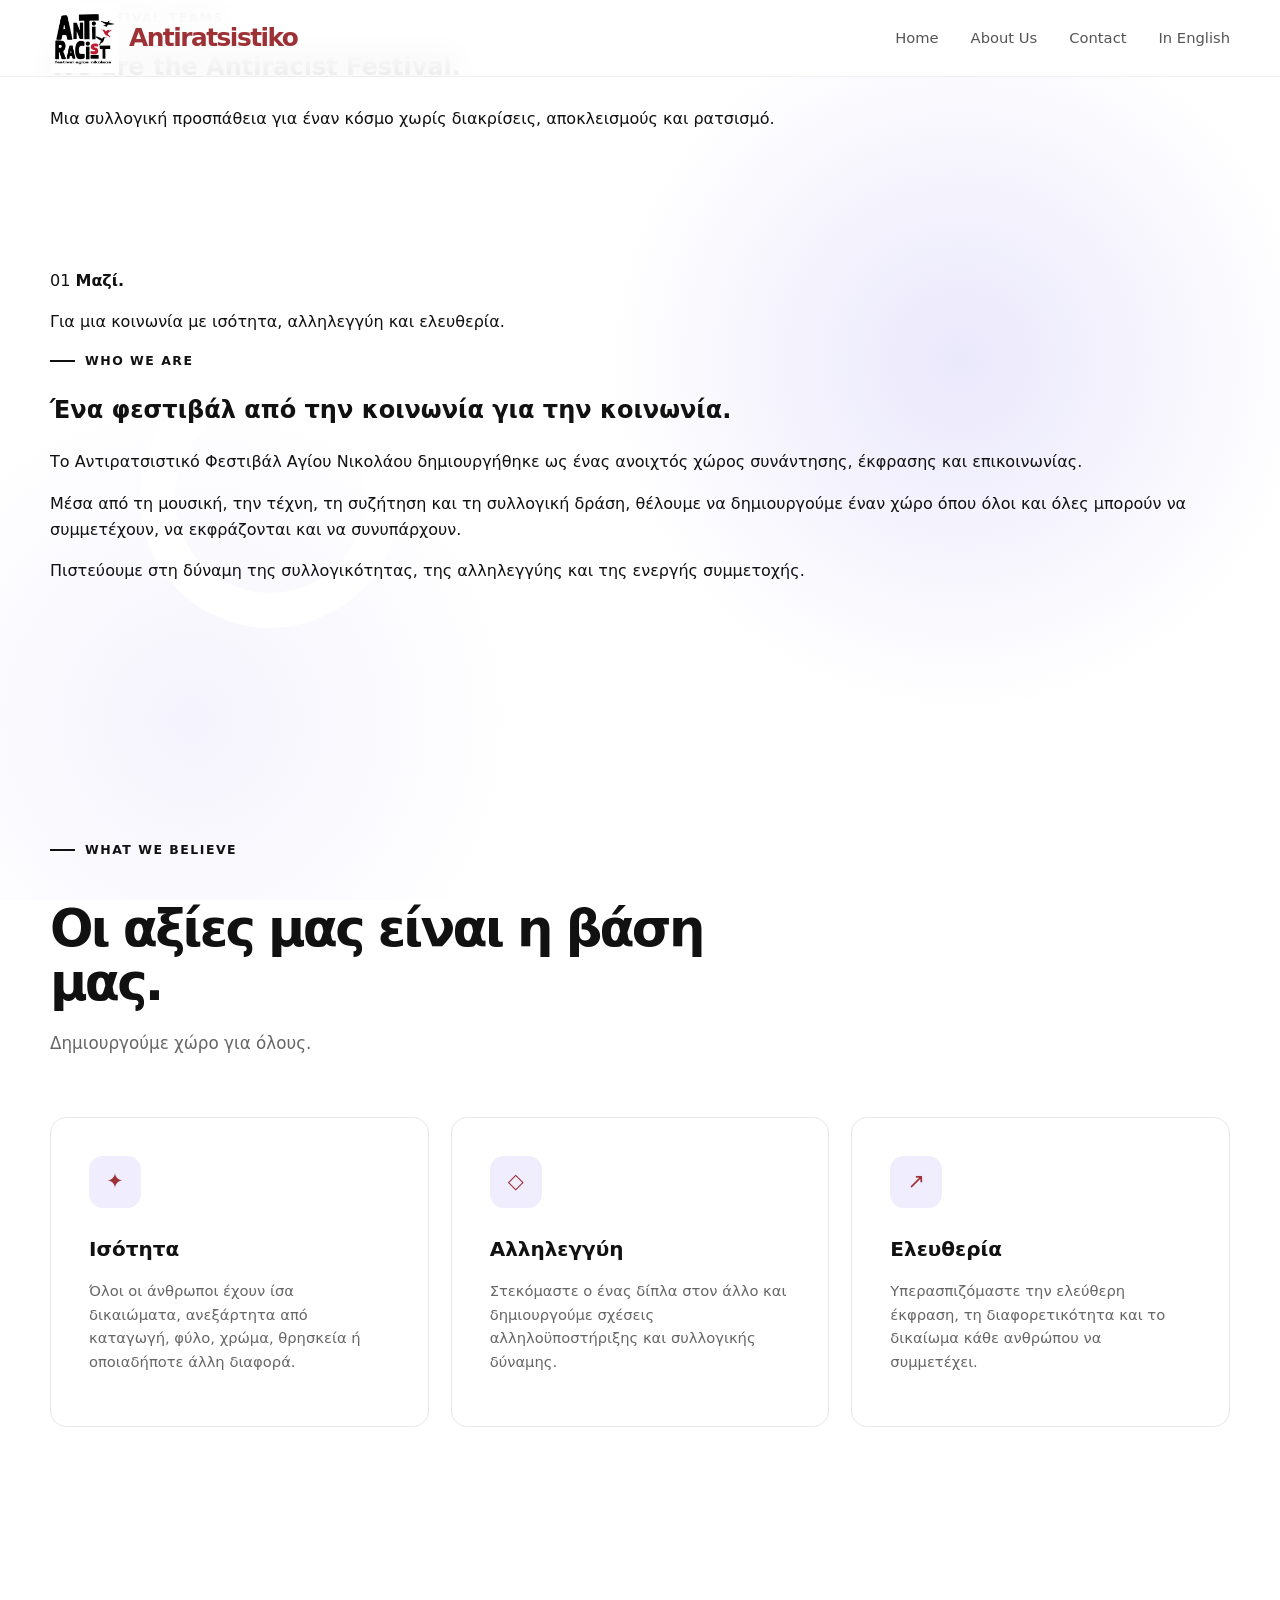
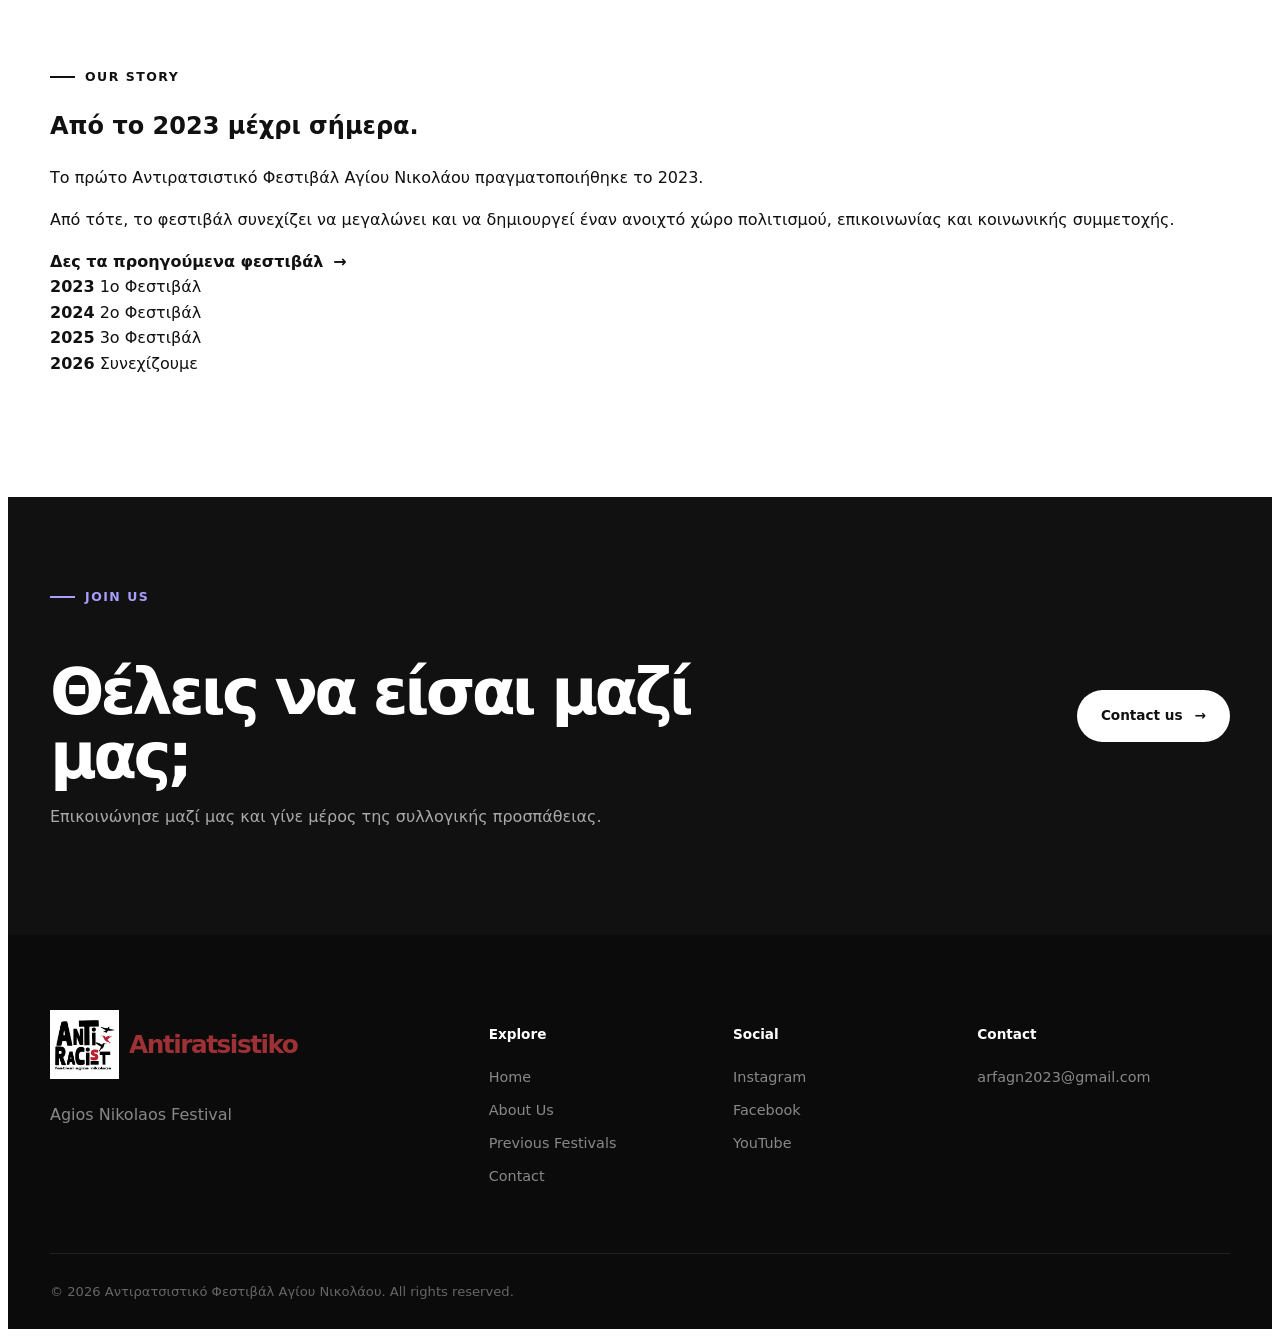
<file: teamsen.html>
<!DOCTYPE html>
<html lang="en">
<head>
    <meta charset="UTF-8">
    <meta name="viewport" content="width=device-width, initial-scale=1.0">

    <meta
        name="description"
        content="Learn more about the Antiracist Festival of Agios Nikolaos."
    >

    <title>Festival's Teams | Antiratsistiko</title>

    <link rel="icon" type="image/png" href="assets/imgs/favicon.ico">
    <link rel="stylesheet" href="style.css">
</head>

<body>



    <header class="site-header" id="top">

        <nav class="navbar container" aria-label="Main navigation">

            <a href="index.html" class="logo">
                <img
                    src="assets/imgs/1.png"
                    alt="Antiratsistiko logo"
                >
                <span>Antiratsistiko</span>
            </a>

            <button
                class="menu-toggle"
                type="button"
                aria-label="Open navigation menu"
                aria-expanded="false"
                aria-controls="primary-navigation"
            >
                <span></span>
                <span></span>
                <span></span>
            </button>

            <div class="nav-menu" id="primary-navigation">

                <a href="index.html">Home</a>

                <a href="aboutus.html" class="active">
                    About Us
                </a>

                <a href="contact.html">
                    Contact
                </a>

                <a href="indexen.html">
                    In English
                </a>

            </div>

        </nav>

    </header>




    <main>

        <!-- HERO -->

        <section class="page-hero">

            <div class="hero-background"></div>

            <div class="container page-hero-content reveal">

                <div class="eyebrow">
                    <span></span>
                   Festival Teams
                </div>

                <h1>
                    We are the
                    <strong>Antiracist Festival.</strong>
                </h1>

                <p>
                    Μια συλλογική προσπάθεια για έναν κόσμο
                    χωρίς διακρίσεις, αποκλεισμούς και ρατσισμό.
                </p>

            </div>

        </section>


        <!-- =========================================
             INTRO
        ========================================== -->

        <section class="section about-page-intro">

            <div class="container about-page-grid">

                <div class="about-page-visual reveal">

                    <div class="about-shape shape-one"></div>
                    <div class="about-shape shape-two"></div>

                    <div class="about-page-card">

                        <span>01</span>

                        <strong>
                            Μαζί.
                        </strong>

                        <p>
                            Για μια κοινωνία με ισότητα,
                            αλληλεγγύη και ελευθερία.
                        </p>

                    </div>

                </div>


                <div class="about-page-content reveal">

                    <div class="eyebrow">
                        <span></span>
                        Who we are
                    </div>

                    <h2>
                        Ένα φεστιβάλ
                        <strong>από την κοινωνία για την κοινωνία.</strong>
                    </h2>

                    <p>
                        Το Αντιρατσιστικό Φεστιβάλ Αγίου Νικολάου
                        δημιουργήθηκε ως ένας ανοιχτός χώρος συνάντησης,
                        έκφρασης και επικοινωνίας.
                    </p>

                    <p>
                        Μέσα από τη μουσική, την τέχνη, τη συζήτηση
                        και τη συλλογική δράση, θέλουμε να δημιουργούμε
                        έναν χώρο όπου όλοι και όλες μπορούν να
                        συμμετέχουν, να εκφράζονται και να συνυπάρχουν.
                    </p>

                    <p>
                        Πιστεύουμε στη δύναμη της συλλογικότητας,
                        της αλληλεγγύης και της ενεργής συμμετοχής.
                    </p>

                </div>

            </div>

        </section>


        <!-- =========================================
             VALUES
        ========================================== -->

        <section class="section about-values">

            <div class="container">

                <div class="section-heading reveal">

                    <div class="eyebrow">
                        <span></span>
                        What we believe
                    </div>

                    <h2>
                        Οι αξίες μας είναι
                        <strong>η βάση μας.</strong>
                    </h2>

                    <p>
                        Δημιουργούμε χώρο για όλους.
                    </p>

                </div>


                <div class="feature-grid about-values-grid">

                    <article class="feature-card reveal">

                        <div class="feature-icon">
                            ✦
                        </div>

                        <h3>
                            Ισότητα
                        </h3>

                        <p>
                            Όλοι οι άνθρωποι έχουν ίσα δικαιώματα,
                            ανεξάρτητα από καταγωγή, φύλο, χρώμα,
                            θρησκεία ή οποιαδήποτε άλλη διαφορά.
                        </p>

                    </article>


                    <article class="feature-card reveal">

                        <div class="feature-icon">
                            ◇
                        </div>

                        <h3>
                            Αλληλεγγύη
                        </h3>

                        <p>
                            Στεκόμαστε ο ένας δίπλα στον άλλο και
                            δημιουργούμε σχέσεις αλληλοϋποστήριξης
                            και συλλογικής δύναμης.
                        </p>

                    </article>


                    <article class="feature-card reveal">

                        <div class="feature-icon">
                            ↗
                        </div>

                        <h3>
                            Ελευθερία
                        </h3>

                        <p>
                            Υπερασπιζόμαστε την ελεύθερη έκφραση,
                            τη διαφορετικότητα και το δικαίωμα
                            κάθε ανθρώπου να συμμετέχει.
                        </p>

                    </article>

                </div>

            </div>

        </section>


        <!-- =========================================
             FESTIVAL STORY
        ========================================== -->

        <section class="section about-story">

            <div class="container about-story-grid">

                <div class="about-story-content reveal">

                    <div class="eyebrow">
                        <span></span>
                        Our story
                    </div>

                    <h2>
                        Από το
                        <strong>2023</strong>
                        μέχρι σήμερα.
                    </h2>

                    <p>
                        Το πρώτο Αντιρατσιστικό Φεστιβάλ Αγίου Νικολάου
                        πραγματοποιήθηκε το 2023.
                    </p>

                    <p>
                        Από τότε, το φεστιβάλ συνεχίζει να μεγαλώνει
                        και να δημιουργεί έναν ανοιχτό χώρο πολιτισμού,
                        επικοινωνίας και κοινωνικής συμμετοχής.
                    </p>

                    <a
                        href="index.html#features"
                        class="text-link"
                    >
                        Δες τα προηγούμενα φεστιβάλ
                        <span>→</span>
                    </a>

                </div>


                <div class="about-story-numbers reveal">

                    <div class="story-number">

                        <strong>2023</strong>

                        <span>
                            1ο Φεστιβάλ
                        </span>

                    </div>


                    <div class="story-number">

                        <strong>2024</strong>

                        <span>
                            2ο Φεστιβάλ
                        </span>

                    </div>


                    <div class="story-number">

                        <strong>2025</strong>

                        <span>
                            3ο Φεστιβάλ
                        </span>

                    </div>


                    <div class="story-number">

                        <strong>2026</strong>

                        <span>
                            Συνεχίζουμε
                        </span>

                    </div>

                </div>

            </div>

        </section>


        <!-- =========================================
             CTA
        ========================================== -->

        <section class="cta">

            <div class="container cta-content reveal">

                <div>

                    <div class="eyebrow">
                        <span></span>
                        Join us
                    </div>

                    <h2>
                        Θέλεις να είσαι μαζί μας;
                    </h2>

                    <p>
                        Επικοινώνησε μαζί μας και γίνε μέρος
                        της συλλογικής προσπάθειας.
                    </p>

                </div>

                <a
                    href="contact.html"
                    class="button button-light"
                >
                    Contact us
                    <span>→</span>
                </a>

            </div>

        </section>

    </main>


    <!-- =========================================
         FOOTER
    ========================================== -->

    <footer class="site-footer">

        <div class="container footer-grid">

            <div class="footer-brand">

                <a href="index.html" class="logo">

                    <img
                        src="assets/imgs/1.png"
                        alt="Antiratsistiko logo"
                    >

                    <span>
                        Antiratsistiko
                    </span>

                </a>

                <p>
                    Agios Nikolaos Festival
                </p>

            </div>


            <div class="footer-column">

                <h3>
                    Explore
                </h3>

                <a href="index.html">
                    Home
                </a>

                <a href="aboutus.html">
                    About Us
                </a>

                <a href="index.html#features">
                    Previous Festivals
                </a>

                <a href="contact.html">
                    Contact
                </a>

            </div>


            <div class="footer-column">

                <h3>
                    Social
                </h3>

                <a href="#">
                    Instagram
                </a>

                <a href="#">
                    Facebook
                </a>

                <a href="#">
                    YouTube
                </a>

            </div>


            <div class="footer-column">

                <h3>
                    Contact
                </h3>

                <a href="mailto:arfagn2023@gmail.com">
                    arfagn2023@gmail.com
                </a>

            </div>

        </div>


        <div class="container footer-bottom">

            <p id="copyright"></p>

        </div>

    </footer>


    <script src="script.js"></script>

</body>
</html>
</file>
<file: style.css>
*::before,
*::after {
    box-sizing: border-box;
    margin: 0;
    padding: 0;
}


.nav-button {
    display: inline-flex;
    align-items: center;
    justify-content: center;

    min-height: 36px;

    padding: 7px 14px;

    color: white;
    background: var(--primary);

    border: 0;
    border-radius: 100px;

    font-size: 0.78rem;
    font-weight: 600;

    white-space: nowrap;

    transition:
        transform var(--transition),
        background var(--transition);
}

.nav-button:hover {
    background:  R 158 G 49 B 53;
    transform: translateY(-2px);
}


.button {
    min-height: 42px;

    padding: 0 18px;

    border-radius: 100px;

    font-size: 0.85rem;
    font-weight: 600;
}

.features {
    background: var(--surface);
}

.feature-grid {
    display: grid;
    grid-template-columns: repeat(3, minmax(0, 1fr));
    gap: 24px;
}

.feature-card {
    min-width: 0;
    padding: 30px;

    background: white;
    border: 1px solid var(--border);
    border-radius: var(--radius-md);

    transition:
        transform var(--transition),
        box-shadow var(--transition);
}

.feature-card:hover {
    transform: translateY(-6px);
    box-shadow: var(--shadow);
}

.feature-icon {
    width: 44px;
    height: 44px;

    display: flex;
    align-items: center;
    justify-content: center;

    margin-bottom: 20px;

    background: #f0edff;
    color: rgb(158, 49, 53);

    border-radius: 12px;

    font-size: 1.1rem;
}

.feature-card h3 {
    margin-bottom: 8px;
    font-size: 1.15rem;
}

.feature-card p {
    color: var(--secondary);
    font-size: 0.92rem;
}
.logo {
    display: inline-flex;
    align-items: center;
    gap: 10px;

    font-size: 1.55rem;
    font-weight: 800;
    letter-spacing: -0.06em;
}

.logo img {
    width: 69px;
    height: 69px;

    object-fit: contain;
    flex-shrink: 0;

    display: block;
}

.logo-text {
    display: inline-flex;
    align-items: center;
}

.logo-text > span {
    color: rgb(158, 49, 53);
}

.navbar-actions {
    display: flex;
    align-items: center;
    gap: 14px;
}


/* =========================================
   GET STARTED DROPDOWN
========================================= */

.get-started-wrapper {
    position: relative;
}

.get-started-toggle {
    border: 0;
    cursor: pointer;
    font-family: inherit;
    font-size: 0.92rem;
}

.get-started-toggle.active {
    background:  R 158 G 49 B 53;
}



.get-started-options {
    position: absolute;
    top: calc(100% + 12px);
    right: 0;

    width: 230px;

    padding: 18px;

    background: white;

    border: 1px solid var(--border);
    border-radius: 18px;

    box-shadow:
        0 20px 50px rgba(0, 0, 0, 0.12);

    opacity: 0;
    visibility: hidden;

    transform:
        translateY(-10px)
        scale(0.97);

    transform-origin: top right;

    transition:
        opacity var(--transition),
        visibility var(--transition),
        transform var(--transition);

    z-index: 1100;
}



.get-started-options.active {
    opacity: 1;
    visibility: visible;

    transform:
        translateY(0)
        scale(1);
}


/* Title */

.options-title {
    margin-bottom: 12px;

    color: var(--primary);

    font-size: 0.85rem;
    font-weight: 700;
}


/* Radio option */

.radio-option {
    display: flex;
    align-items: center;

    gap: 10px;

    padding: 10px 8px;

    border-radius: 10px;

    cursor: pointer;

    color: var(--secondary);

    transition:
        background var(--transition),
        color var(--transition);
}

.radio-option:hover {
    background: var(--surface);
    color: var(--primary);
}

.radio-option input {
    width: 17px;
    height: 17px;

    accent-color: rgb(158, 49, 53);

    cursor: pointer;
}

.radio-option span {
    font-size: 0.9rem;
}
html {
    scroll-behavior: smooth;
    scroll-padding-top: 80px;
}

body {
    font-family:
        Inter,
        ui-sans-serif,
        system-ui,
        -apple-system,
        BlinkMacSystemFont,
        "Segoe UI",
        sans-serif;

    background: #ffffff;
    color: #111111;
    line-height: 1.6;
    overflow-x: hidden;
}

img {
    max-width: 100%;
    display: block;
}

a {
    color: inherit;
    text-decoration: none;
}

button {
    font: inherit;
}


:root {
    --primary: #111111;
    --secondary: #666666;
    --muted: #888888;

    --background: #ffffff;
    --surface: #f5f5f5;
    --border: #e8e8e8;

    --accent: #6c5ce7;
    --accent-dark: #5546d5;

    --container: 1180px;

    --radius-sm: 8px;
    --radius-md: 16px;
    --radius-lg: 28px;

    --shadow:
        0 20px 60px rgba(0, 0, 0, 0.08);

    --transition:
        0.3s cubic-bezier(0.4, 0, 0.2, 1);
}


.container {
    width: min(
        calc(100% - 40px),
        var(--container)
    );

    margin-inline: auto;
}


.site-header {
    position: fixed;
    top: 0;
    left: 0;
    width: 100%;
    z-index: 1000;

    background: rgba(255, 255, 255, 0.88);
    backdrop-filter: blur(16px);
    -webkit-backdrop-filter: blur(16px);

    border-bottom: 1px solid rgba(0, 0, 0, 0.06);
}

.navbar {
    height: 76px;

    display: flex;
    align-items: center;
    justify-content: space-between;
}

.logo {
    font-size: 1.55rem;
    font-weight: 800;
    letter-spacing: -0.06em;
}

.logo span {
    color: rgb(158, 49, 53);
}

.nav-menu {
    display: flex;
    align-items: center;
    gap: 32px;

    font-size: 0.92rem;
    font-weight: 500;
}

.nav-menu > a:not(.nav-button) {
    position: relative;
    color: #555;
    transition: color var(--transition);
}

.nav-menu > a:not(.nav-button)::after {
    content: "";

    position: absolute;
    left: 0;
    bottom: -7px;

    width: 0;
    height: 2px;

    background:  R 158 G 49 B 53;

    transition: width var(--transition);
}

.nav-menu > a:not(.nav-button):hover {
    color: var(--primary);
}

.nav-menu > a:not(.nav-button):hover::after {
    width: 100%;
}

.nav-button {
    padding: 11px 19px;

    color: white;
    background: var(--primary);

    border-radius: 100px;

    transition:
        transform var(--transition),
        background var(--transition);
}

.nav-button:hover {
    background:  R 158 G 49 B 53;
    transform: translateY(-2px);
}


.menu-toggle {
    display: none;

    width: 44px;
    height: 44px;

    border: 0;
    background: transparent;

    cursor: pointer;

    flex-direction: column;
    align-items: center;
    justify-content: center;
    gap: 5px;
}

.menu-toggle span {
    display: block;

    width: 22px;
    height: 2px;

    background: var(--primary);
    border-radius: 10px;

    transition:
        transform var(--transition),
        opacity var(--transition);
}

.menu-toggle.active span:nth-child(1) {
    transform: translateY(7px) rotate(45deg);
}

.menu-toggle.active span:nth-child(2) {
    opacity: 0;
}

.menu-toggle.active span:nth-child(3) {
    transform: translateY(-7px) rotate(-45deg);
}


.hero {
    min-height: 100vh;

    display: flex;
    align-items: center;

    position: relative;
    overflow: hidden;

    padding: 140px 0 90px;
}

.hero-background {
    position: absolute;
    inset: 0;

    background:
        radial-gradient(
            circle at 75% 40%,
            rgba(108, 92, 231, 0.14),
            transparent 32%
        ),
        radial-gradient(
            circle at 15% 80%,
            rgba(108, 92, 231, 0.07),
            transparent 25%
        );

    pointer-events: none;
}

.hero-content {
    position: relative;
    z-index: 1;

    display: grid;
    grid-template-columns: 1.05fr 0.95fr;
    align-items: center;

    gap: 70px;
}

.eyebrow {
    display: flex;
    align-items: center;
    gap: 10px;

    margin-bottom: 20px;

    color:  R 158 G 49 B 53;

    font-size: 0.78rem;
    font-weight: 700;
    letter-spacing: 0.12em;
    text-transform: uppercase;
}

.eyebrow span {
    width: 25px;
    height: 2px;

    background: currentColor;
}

.hero h1 {
    max-width: 700px;

    font-size: clamp(
        3rem,
        6vw,
        5.6rem
    );

    line-height: 0.98;
    letter-spacing: -0.065em;

    margin-bottom: 28px;
}

.hero h1 strong {
    display: block;
    color: rgb(158, 49, 53);
}

.hero-text > p {
    max-width: 600px;

    color: var(--secondary);

    font-size: clamp(
        1rem,
        2vw,
        1.2rem
    );

    margin-bottom: 34px;
}

.hero-buttons {
    display: flex;
    align-items: center;
    flex-wrap: wrap;

    gap: 14px;
}

.button {
    display: inline-flex;
    align-items: center;
    justify-content: center;
    gap: 12px;

    min-height: 52px;

    padding: 0 24px;

    border-radius: 100px;

    font-weight: 650;

    transition:
        transform var(--transition),
        background var(--transition),
        box-shadow var(--transition);
}

.button:hover {
    transform: translateY(-3px);
}

.button-primary {
    color: white;
    background: var(--primary);

    box-shadow:
        0 10px 25px rgba(0, 0, 0, 0.12);
}

.button-primary:hover {
    background:  R 158 G 49 B 53;
}

.button-secondary {
    border: 1px solid var(--border);
    background: white;
}

.button-secondary:hover {
    border-color: #ccc;
    box-shadow: var(--shadow);
}

.hero-note {
    display: flex;
    align-items: center;
    gap: 8px;

    margin-top: 20px;

    color: var(--muted);
    font-size: 0.82rem;
}

.check {
    width: 20px;
    height: 20px;

    display: inline-flex;
    align-items: center;
    justify-content: center;

    border-radius: 50%;

    background: #eee;
    color: rgb(158, 49, 53);

    font-size: 0.7rem;
}

.hero-visual {
    display: flex;
    justify-content: center;

    perspective: 1000px;
}

.visual-card {
    width: min(100%, 500px);

    padding: 10px;

    background: white;

    border: 1px solid var(--border);
    border-radius: var(--radius-lg);

    box-shadow:
        0 35px 100px rgba(0, 0, 0, 0.12);

    transform:
        rotateY(-7deg)
        rotateX(3deg);

    animation: float 6s ease-in-out infinite;
}

.visual-header {
    height: 38px;

    display: flex;
    align-items: center;

    padding: 0 12px;

    border-bottom: 1px solid var(--border);
}

.window-controls {
    display: flex;
    gap: 6px;
}

.window-controls span {
    width: 8px;
    height: 8px;

    border-radius: 50%;

    background: #ddd;
}

.visual-body {
    min-height: 340px;

    padding: 40px 35px;

    background:
        linear-gradient(
            135deg,
            #fafafa,
            #f1f1f1
        );

    border-radius: 0 0 18px 18px;
}

.visual-line {
    width: 70%;
    height: 13px;

    margin-bottom: 12px;

    background: #ddd;
    border-radius: 100px;
}

.visual-line.large {
    width: 90%;
    height: 30px;
}

.visual-line.short {
    width: 45%;
}

.visual-grid {
    display: grid;
    grid-template-columns: repeat(3, 1fr);

    gap: 12px;

    margin-top: 45px;
}

.visual-grid div {
    height: 100px;

    background: white;
    border-radius: 12px;

    box-shadow:
        0 10px 25px rgba(0, 0, 0, 0.04);
}

.visual-footer {
    width: 50%;
    height: 10px;

    margin-top: 25px;

    background: #ddd;
    border-radius: 100px;
}

@keyframes float {
    0%,
    100% {
        transform:
            rotateY(-7deg)
            rotateX(3deg)
            translateY(0);
    }

    50% {
        transform:
            rotateY(-7deg)
            rotateX(3deg)
            translateY(-12px);
    }
}


.section {
    padding: 120px 0;
}

.section-heading {
    max-width: 680px;
    margin-bottom: 60px;
}

.section-heading h2,
.about-content h2 {
    font-size: clamp(
        2.2rem,
        4vw,
        3.8rem
    );

    line-height: 1.05;
    letter-spacing: -0.055em;

    margin-bottom: 20px;
}

.section-heading h2 strong,
.about-content h2 strong {
    color:  R 158 G 49 B 53;
}

.section-heading p {
    color: var(--secondary);
    font-size: 1.05rem;
}



.features {
    background: var(--surface);
}

.feature-grid {
    display: grid;
    grid-template-columns: repeat(3, 1fr);
    gap: 22px;
}

.feature-card {
    padding: 38px;

    background: white;
    border: 1px solid var(--border);
    border-radius: var(--radius-md);

    transition:
        transform var(--transition),
        box-shadow var(--transition);
}

.feature-card:hover {
    transform: translateY(-8px);
    box-shadow: var(--shadow);
}

.feature-icon {
    width: 52px;
    height: 52px;

    display: flex;
    align-items: center;
    justify-content: center;

    margin-bottom: 25px;

    background: #f0edff;
    color:  R 158 G 49 B 53;

    border-radius: 14px;

    font-size: 1.3rem;
}

.feature-card h3 {
    margin-bottom: 10px;

    font-size: 1.25rem;
}

.feature-card p {
    color: var(--secondary);
}



.about-grid {
    display: grid;
    grid-template-columns: 1fr 1fr;
    align-items: center;

    gap: 90px;
}

.about-visual {
    min-height: 500px;

    position: relative;

    display: flex;
    align-items: center;
    justify-content: center;

    background:
        radial-gradient(
            circle,
            #f1efff,
            transparent 65%
        );

    border-radius: var(--radius-lg);
}

.about-shape {
    position: absolute;

    border-radius: 50%;
}

.shape-one {
    width: 270px;
    height: 270px;

    background:  R 158 G 49 B 53;

    opacity: 0.9;
}

.shape-two {
    width: 190px;
    height: 190px;

    border: 35px solid white;

    transform: translate(90px, 100px);
}

.about-card {
    position: relative;
    z-index: 2;

    width: 230px;

    padding: 30px;

    background: rgba(255, 255, 255, 0.92);

    border: 1px solid rgba(255, 255, 255, 0.8);

    border-radius: 20px;

    box-shadow: var(--shadow);

    backdrop-filter: blur(10px);
}

.about-card span {
    display: block;

    margin-bottom: 50px;

    color:  R 158 G 49 B 53;

    font-size: 0.8rem;
    font-weight: 700;
}

.about-card strong {
    display: block;

    font-size: 2rem;
    letter-spacing: -0.05em;
}

.about-card p {
    color: var(--secondary);
}

.about-content > p {
    max-width: 550px;

    margin-bottom: 28px;

    color: var(--secondary);

    font-size: 1.05rem;
}

.check-list {
    list-style: none;

    display: grid;
    gap: 13px;

    margin-bottom: 32px;
}

.check-list li {
    display: flex;
    align-items: center;
    gap: 12px;

    font-weight: 550;
}

.check-list li::before {
    content: "✓";

    width: 23px;
    height: 23px;

    display: flex;
    align-items: center;
    justify-content: center;

    flex-shrink: 0;

    background: #f0edff;
    color:  R 158 G 49 B 53;

    border-radius: 50%;

    font-size: 0.7rem;
}

.text-link {
    display: inline-flex;
    align-items: center;
    gap: 10px;

    color:  R 158 G 49 B 53;

    font-weight: 700;
}

.text-link span {
    transition: transform var(--transition);
}

.text-link:hover span {
    transform: translateX(5px);
}



.cta {
    padding: 90px 0;

    background: var(--primary);
    color: white;
}

.cta-content {
    display: flex;
    align-items: center;
    justify-content: space-between;

    gap: 50px;
}

.cta .eyebrow {
    color: #a99fff;
}

.cta h2 {
    max-width: 700px;

    font-size: clamp(
        2.3rem,
        5vw,
        4.5rem
    );

    line-height: 1;
    letter-spacing: -0.06em;

    margin-bottom: 16px;
}

.cta p {
    color: #aaa;
}

.button-light {
    flex-shrink: 0;

    background: white;
    color: var(--primary);
}

.button-light:hover {
    background:  R 158 G 49 B 53;
    color: white;
}



.site-footer {
    padding-top: 75px;

    background: #0b0b0b;
    color: white;
}

.footer-grid {
    display: grid;
    grid-template-columns: 2fr 1fr 1fr 1.3fr;

    gap: 50px;

    padding-bottom: 65px;
}

.footer-brand p {
    max-width: 260px;

    margin-top: 15px;

    color: #888;
}

.footer-column {
    display: flex;
    flex-direction: column;
    align-items: flex-start;

    gap: 10px;
}

.footer-column h3 {
    margin-bottom: 10px;

    color: white;

    font-size: 0.85rem;
}

.footer-column a {
    color: #888;

    font-size: 0.9rem;

    transition: color var(--transition);
}

.footer-column a:hover {
    color: white;
}

.footer-bottom {
    min-height: 75px;

    display: flex;
    align-items: center;
    justify-content: space-between;

    border-top: 1px solid #222;

    color: #666;

    font-size: 0.82rem;
}

.back-to-top {
    transition: color var(--transition);
}

.back-to-top:hover {
    color: white;
}



.reveal {
    opacity: 0;

    transform: translateY(30px);

    transition:
        opacity 0.8s ease,
        transform 0.8s ease;
}

.reveal.visible {
    opacity: 1;
    transform: translateY(0);
}


/* =========================================
   TABLET
========================================= */

@media (max-width: 900px) {

    .hero-content {
        grid-template-columns: 1fr;
        gap: 60px;
    }

    .hero-text {
        max-width: 750px;
    }

    .hero-visual {
        justify-content: center;
    }

    .visual-card {
        width: min(100%, 600px);
    }


    /* Features */

    .feature-grid {
        grid-template-columns: repeat(2, minmax(0, 1fr));
    }


    /* About */

    .about-grid {
        grid-template-columns: 1fr;
        gap: 60px;
    }

    .about-visual {
        min-height: 400px;
    }


    /* CTA */

    .cta-content {
        align-items: flex-start;
        flex-direction: column;
    }


    /* Footer */

    .footer-grid {
        grid-template-columns:
            repeat(2, minmax(0, 1fr));

        gap: 40px;
    }

    .footer-brand {
        grid-column: 1 / -1;
    }
}



/* =========================================
   MOBILE
========================================= */

@media (max-width: 700px) {

    .container {
        width: min(
            calc(100% - 30px),
            var(--container)
        );
    }


    /* =====================================
       NAVBAR
    ===================================== */

    .navbar {
        height: 68px;
    }

    .navbar-actions {
        gap: 7px;
    }


    /* Logo */

    .logo {
        gap: 8px;
        font-size: 1.25rem;
        min-width: 0;
    }

    .logo img {
        width: 48px;
        height: 48px;
    }


    /* Get Started */

    .get-started-wrapper {
        position: static;
    }

    .get-started-toggle {
        padding: 8px 12px;
        min-height: 34px;

        font-size: 0.75rem;
    }


    /* Radio options */

    .get-started-options {
        position: fixed;

        top: 78px;
        left: 15px;
        right: 15px;

        width: auto;

        padding: 16px;

        transform:
            translateY(-10px)
            scale(0.98);

        transform-origin: top center;
    }

    .get-started-options.active {
        transform:
            translateY(0)
            scale(1);
    }


    /* =====================================
       HAMBURGER
    ===================================== */

    .menu-toggle {
        display: flex;

        width: 38px;
        height: 38px;
    }


    /* =====================================
       MOBILE NAVIGATION
    ===================================== */

    .nav-menu {
        position: absolute;

        top: calc(100% + 8px);
        left: 15px;
        right: 15px;

        padding: 15px;

        display: flex;
        flex-direction: column;
        align-items: stretch;

        gap: 3px;

        background: white;

        border: 1px solid var(--border);
        border-radius: 18px;

        box-shadow:
            0 20px 50px rgba(0, 0, 0, 0.12);

        opacity: 0;
        visibility: hidden;

        transform: translateY(-10px);

        transition:
            opacity var(--transition),
            visibility var(--transition),
            transform var(--transition);
    }

    .nav-menu.active {
        opacity: 1;
        visibility: visible;
        transform: translateY(0);
    }

    .nav-menu > a:not(.nav-button) {
        padding: 11px 10px;
    }

    .nav-menu > a:not(.nav-button)::after {
        display: none;
    }


    /* =====================================
       HERO
    ===================================== */

    .hero {
        padding-top: 115px;
        padding-bottom: 70px;
    }

    .hero h1 {
        font-size: clamp(
            2.6rem,
            12vw,
            4rem
        );
    }

    .hero-buttons {
        flex-direction: column;
        align-items: stretch;
    }

    .button {
        width: auto;
        min-height: 40px;
        padding: 0 16px;
    }


    /* =====================================
       VISUAL
    ===================================== */

    .hero-visual {
        justify-content: center;
    }

    .visual-card {
        transform: none;
    }

    @keyframes float {

        0%,
        100% {
            transform: translateY(0);
        }

        50% {
            transform: translateY(-8px);
        }
    }

    .visual-body {
        min-height: 280px;
        padding: 30px 20px;
    }

    .visual-grid div {
        height: 70px;
    }


    /* =====================================
       SECTIONS
    ===================================== */

    .section {
        padding: 80px 0;
    }

    .section-heading {
        margin-bottom: 40px;
    }
/* =========================================
   PHOTO ALBUM
========================================= */

.album-intro {
    max-width: 780px;
    margin-bottom: 55px;
}

.album-intro p {
    color: var(--secondary);
    font-size: 1.08rem;
    margin-top: 18px;
}


/* PHOTO GRID */

.photo-grid {
    display: grid;
    grid-template-columns: repeat(3, 1fr);
    gap: 18px;
}


/* PHOTO */

.photo {
    position: relative;
    overflow: hidden;

    min-height: 280px;

    margin: 0;

    border-radius: 20px;

    background: #eee;

    border: 1px solid var(--border);

    cursor: zoom-in;

    isolation: isolate;

    transition:
        transform .35s ease,
        box-shadow .35s ease;
}


/* TALL IMAGE */

.photo-tall {
    grid-row: span 2;
    min-height: 578px;
}


/* WIDE IMAGE */

.photo-wide {
    grid-column: span 2;
}


/* IMAGE */

.photo img {
    display: block;

    width: 100%;
    height: 100%;

    min-height: inherit;

    object-fit: cover;

    transition:
        transform .65s cubic-bezier(.2,.7,.2,1),
        filter .45s ease;
}


/* DARK OVERLAY */

.photo::before {
    content: "";

    position: absolute;

    inset: 0;

    z-index: 1;

    background:
        linear-gradient(
            to top,
            rgba(0,0,0,.55),
            transparent 45%
        );

    opacity: 0;

    transition: opacity .35s ease;
}


/* HOVER */

.photo:hover {
    transform: translateY(-5px);

    box-shadow:
        0 25px 60px rgba(0,0,0,.15);
}

.photo:hover img {
    transform: scale(1.10);
}

.photo:hover::before {
    opacity: 1;
}


/* CAPTION */

.photo figcaption {
    position: absolute;

    left: 20px;
    bottom: 18px;

    z-index: 2;

    color: white;

    font-size: .85rem;

    font-weight: 700;

    opacity: 0;

    transform: translateY(10px);

    transition:
        opacity .35s ease,
        transform .35s ease;
}

.photo:hover figcaption {
    opacity: 1;

    transform: translateY(0);
}


/* KEYBOARD FOCUS */

.photo:focus-visible {
    outline: 3px solid  R 158 G 49 B 53;

    outline-offset: 4px;
}


/* =========================================
   LIGHTBOX
========================================= */

.lightbox {
    position: fixed;

    inset: 0;

    z-index: 2000;

    display: flex;

    align-items: center;
    justify-content: center;

    padding: 30px;

    background:
        rgba(8,8,10,.90);

    backdrop-filter: blur(14px);

    opacity: 0;

    visibility: hidden;

    pointer-events: none;

    transition:
        opacity .3s ease,
        visibility .3s ease;
}


/* OPEN */

.lightbox.open {
    opacity: 1;

    visibility: visible;

    pointer-events: auto;
}


/* LARGE IMAGE */

.lightbox-image {
    display: block;

    max-width: min(1100px, 88vw);

    max-height: 82vh;

    object-fit: contain;

    border-radius: 12px;

    box-shadow:
        0 30px 100px rgba(0,0,0,.45);

    transform: scale(.94);

    transition:
        transform .35s ease;
}

.lightbox.open .lightbox-image {
    transform: scale(1);
}


/* BUTTONS */

.lightbox-close,
.lightbox-prev,
.lightbox-next {
    position: absolute;

    z-index: 3;

    display: grid;

    place-items: center;

    color: #fff;

    background:
        rgba(255,255,255,.12);

    border:
        1px solid rgba(255,255,255,.18);

    cursor: pointer;

    backdrop-filter: blur(10px);

    transition:
        background .3s ease,
        transform .3s ease;
}


/* CLOSE */

.lightbox-close {
    top: 22px;
    right: 22px;

    width: 48px;
    height: 48px;

    border-radius: 50%;

    font-size: 1.5rem;
}


/* PREVIOUS/NEXT */

.lightbox-prev,
.lightbox-next {
    top: 50%;

    width: 54px;
    height: 54px;

    border-radius: 50%;

    font-size: 1.7rem;

    transform:
        translateY(-50%);
}

.lightbox-prev {
    left: 25px;
}

.lightbox-next {
    right: 25px;
}


/* BUTTON HOVER */

.lightbox-close:hover,
.lightbox-prev:hover,
.lightbox-next:hover {
    background:  R 158 G 49 B 53;
}

.lightbox-prev:hover,
.lightbox-next:hover {
    transform:
        translateY(-50%)
        scale(1.08);
}


/* CAPTION */

.lightbox-caption {
    position: absolute;

    left: 50%;
    bottom: 24px;

    transform: translateX(-50%);

    max-width: 80%;

    color: #fff;

    text-align: center;

    font-size: .9rem;

    font-weight: 600;
}


/* STOP PAGE SCROLLING */

body.lightbox-open {
    overflow: hidden;
}


/* =========================================
   TABLET
========================================= */

@media (max-width: 950px) {

    .photo-grid {
        grid-template-columns:
            repeat(2, 1fr);
    }

    .photo-tall {
        min-height: 500px;
    }

}


/* =========================================
   MOBILE
========================================= */

@media (max-width: 700px) {

    .photo-grid {
        grid-template-columns: 1fr;

        gap: 14px;
    }


    .photo,
    .photo-tall,
    .photo-wide {

        grid-column: auto;

        grid-row: auto;

        min-height: 280px;
    }


    /* Keep a subtle zoom on touch/mobile */

    .photo:active img {
        transform: scale(1.04);
    }


    .photo figcaption {
        opacity: 1;

        transform: none;
    }


    .photo::before {
        opacity: .45;
    }


    /* LIGHTBOX */

    .lightbox {
        padding: 15px;
    }


    .lightbox-image {
        max-width: 94vw;

        max-height: 76vh;
    }


    .lightbox-prev,
    .lightbox-next {

        top: auto;

        bottom: 18px;

        width: 46px;

        height: 46px;
    }


    .lightbox-prev {
        left: 18px;
    }


    .lightbox-next {
        right: 18px;
    }


    .lightbox-caption {

        bottom: 74px;

        max-width: 60%;

        font-size: .8rem;
    }


    .album-copy {
        padding: 28px;

        margin-top: 50px;
    }

}
/* =========================================
   ALBUM - HOMEPAGE STYLE HERO
========================================= */

.album-hero {
    min-height: 78vh;
    padding-top: 145px;
    padding-bottom: 90px;
}

.album-story {
    max-width: 620px;
}

.album-story h2 {
    font-size: clamp(2.3rem, 4vw, 4rem);
    line-height: 1.04;
    letter-spacing: -.055em;
    margin-bottom: 20px;
}

.album-story p {
    color: var(--secondary);
    font-size: 1.05rem;
    margin-bottom: 18px;
}

.album-story .button {
    margin-top: 15px;
}
@media (prefers-reduced-motion: reduce) {

    .photo,
    .photo img,
    .photo figcaption,
    .lightbox,
    .lightbox-image {
        transition: none;
    }

}

    .feature-grid {
        grid-template-columns: 1fr;
        gap: 16px;
    }

    .feature-card {
        padding: 25px;
    }


    .about-visual {
        min-height: 330px;
    }

    .shape-one {
        width: 200px;
        height: 200px;
    }

    .shape-two {
        width: 140px;
        height: 140px;

        border-width: 25px;

        transform:
            translate(70px, 70px);
    }

    .about-card {
        width: 200px;
    }



    .cta {
        padding: 70px 0;
    }

    .cta-content {
        gap: 30px;
    }

    .cta .button-light {
        width: auto;
    }



    .site-footer {
        padding-top: 55px;
    }

    .footer-grid {
        grid-template-columns: 1fr 1fr;

        gap: 35px 25px;

        padding-bottom: 45px;
    }

    .footer-brand {
        grid-column: 1 / -1;
    }

    .footer-brand p {
        max-width: 300px;
    }

    .footer-column {
        gap: 8px;
    }

    .footer-column h3 {
        margin-bottom: 6px;
    }

    .footer-column a {
        font-size: 0.82rem;
    }


    .footer-bottom {
        min-height: auto;

        padding: 22px 0;

        flex-direction: column;

        align-items: flex-start;

        gap: 10px;
    }
}



@media (max-width: 420px) {

    .navbar {
        height: 64px;
    }

    .logo {
        gap: 6px;
        font-size: 1.05rem;
    }

    .logo img {
        width: 39px;
        height: 39px;
    }

    .get-started-toggle {
        padding: 7px 10px;
        font-size: 0.7rem;
    }

    .menu-toggle {
        width: 34px;
        height: 34px;
    }


    .hero h1 {
        font-size: 2.5rem;
    }


    .visual-body {
        min-height: 240px;
    }


    .about-visual {
        min-height: 280px;
    }


    /* Footer becomes one column */

    .footer-grid {
        grid-template-columns: 1fr;
        gap: 30px;
    }

    .footer-brand {
        grid-column: auto;
    }

    .footer-bottom {
        align-items: flex-start;
    }
}



@media (prefers-reduced-motion: reduce) {

    html {
        scroll-behavior: auto;
    }

    *,
    *::before,
    *::after {
        animation-duration: 0.01ms !important;
        animation-iteration-count: 1 !important;
        transition-duration: 0.01ms !important;
    }

    .reveal {
        opacity: 1;
        transform: none;
    }
}

/* =========================================
   ALBUM PAGE FIX
========================================= */

.album-hero {
    min-height: 85vh;
}


/* Make sure album hero content is visible */

.album-hero .hero-content {
    position: relative;
    z-index: 2;
}


/* Album section */

#album {
    position: relative;
    z-index: 2;
}


/* Album intro */

.album-intro {
    max-width: 700px;
    margin-bottom: 55px;
}


/* PHOTO GRID */

.photo-grid {
    display: grid;
    grid-template-columns: repeat(3, minmax(0, 1fr));
    gap: 20px;
}


/* PHOTO */

.photo {
    position: relative;
    overflow: hidden;

    min-height: 300px;

    margin: 0;

    background: #f5f5f5;

    border-radius: 20px;

    border: 1px solid var(--border);

    cursor: zoom-in;

    transition:
        transform .35s ease,
        box-shadow .35s ease;
}


/* TALL */

.photo-tall {
    grid-row: span 2;
    min-height: 620px;
}


/* WIDE */

.photo-wide {
    grid-column: span 2;
}


/* IMAGE */

.photo img {
    width: 100%;
    height: 100%;

    min-height: inherit;

    object-fit: cover;

    display: block;

    transition:
        transform .6s cubic-bezier(.2,.7,.2,1);
}


/* HOVER */

.photo:hover {
    transform: translateY(-6px);

    box-shadow:
        0 25px 60px rgba(0,0,0,.12);
}


.photo:hover img {
    transform: scale(1.08);
}


/* DARK GRADIENT */

.photo::before {
    content: "";

    position: absolute;

    inset: 0;

    z-index: 1;

    background:
        linear-gradient(
            to top,
            rgba(0,0,0,.55),
            transparent 50%
        );

    opacity: 0;

    transition: opacity .35s ease;
}


.photo:hover::before {
    opacity: 1;
}


/* CAPTION */

.photo figcaption {
    position: absolute;

    left: 20px;
    bottom: 18px;

    z-index: 2;

    color: white;

    font-size: .85rem;

    font-weight: 600;

    opacity: 0;

    transform: translateY(10px);

    transition:
        opacity .3s ease,
        transform .3s ease;
}


.photo:hover figcaption {
    opacity: 1;

    transform: translateY(0);
}


/* =========================================
   LIGHTBOX
========================================= */

.lightbox {
    position: fixed;

    inset: 0;

    z-index: 9999;

    display: flex;

    align-items: center;
    justify-content: center;

    padding: 30px;

    background: rgba(0,0,0,.90);

    backdrop-filter: blur(15px);

    opacity: 0;

    visibility: hidden;

    pointer-events: none;

    transition:
        opacity .3s ease,
        visibility .3s ease;
}


.lightbox.open {
    opacity: 1;

    visibility: visible;

    pointer-events: auto;
}


.lightbox-image {
    max-width: 90vw;

    max-height: 82vh;

    width: auto;
    height: auto;

    object-fit: contain;

    border-radius: 12px;

    box-shadow:
        0 30px 100px rgba(0,0,0,.4);
}


/* CLOSE */

.lightbox-close {

    position: absolute;

    top: 25px;
    right: 25px;

    width: 48px;
    height: 48px;

    border: 0;

    border-radius: 50%;

    background: rgba(255,255,255,.15);

    color: white;

    font-size: 28px;

    cursor: pointer;

    z-index: 10;
}


/* PREVIOUS / NEXT */

.lightbox-prev,
.lightbox-next {

    position: absolute;

    top: 50%;

    transform: translateY(-50%);

    width: 55px;
    height: 55px;

    border: 0;

    border-radius: 50%;

    background: rgba(255,255,255,.15);

    color: white;

    font-size: 35px;

    cursor: pointer;

    z-index: 10;
}


.lightbox-prev {
    left: 25px;
}


.lightbox-next {
    right: 25px;
}


.lightbox-close:hover,
.lightbox-prev:hover,
.lightbox-next:hover {
    background:  R 158 G 49 B 53;
}


/* CAPTION */

.lightbox-caption {

    position: absolute;

    bottom: 25px;

    left: 50%;

    transform: translateX(-50%);

    color: white;

    font-size: .9rem;

    text-align: center;
}


/* =========================================
   TABLET
========================================= */

@media (max-width: 950px) {

    .photo-grid {
        grid-template-columns: repeat(2, minmax(0, 1fr));
    }

    .photo-tall {
        min-height: 500px;
    }

}


/* =========================================
   MOBILE
========================================= */

@media (max-width: 700px) {

    .album-hero {
        min-height: 80vh;

        padding-top: 120px;
    }


    .photo-grid {
        grid-template-columns: 1fr;

        gap: 15px;
    }


    .photo,
    .photo-tall,
    .photo-wide {

        grid-column: auto;

        grid-row: auto;

        min-height: 300px;
    }


    .photo figcaption {

        opacity: 1;

        transform: none;
    }


    .photo::before {
        opacity: .35;
    }


    .lightbox {
        padding: 15px;
    }


    .lightbox-image {
        max-width: 94vw;

        max-height: 75vh;
    }

/* =========================================================
FESTIVAL CARDS
========================================================= */

.feature-card {


position: relative;

display: flex;

flex-direction: column;

align-items: flex-start;

padding: 35px;

min-height: 430px;

border: 1px solid var(--border);

border-radius: 24px;

background: #ffffff;

overflow: hidden;

transition:
    transform .35s ease,
    box-shadow .35s ease,
    border-color .35s ease;


}

/* =========================================
   FESTIVAL CARDS
========================================= */

.feature-grid {
    display: grid;
    grid-template-columns: repeat(3, 1fr);
    gap: 24px;
    align-items: start;
}

.feature-card {
    display: flex;
    flex-direction: column;
    padding: 32px;
    background: var(--white);
    border: 1px solid var(--border);
    border-radius: 20px;
    transition:
        transform 0.3s ease,
        box-shadow 0.3s ease,
        border-color 0.3s ease;
}

.feature-card:hover {
    transform: translateY(-6px);
    box-shadow: 0 18px 40px rgba(0, 0, 0, 0.08);
}

.feature-icon {
    width: 48px;
    height: 48px;
    display: flex;
    align-items: center;
    justify-content: center;
    margin-bottom: 20px;
    border-radius: 14px;
    background: var(--light);
    font-size: 24px;
}

.feature-year {
    margin-bottom: 10px;
    color:  R 158 G 49 B 53;
    font-size: 14px;
    font-weight: 700;
    letter-spacing: 0.08em;
}

.feature-card h3 {
    margin: 0 0 14px;
    font-size: 21px;
    line-height: 1.35;
}

.feature-short {
    margin: 0;
    color: var(--secondary);
    line-height: 1.7;
}


/* =========================================
   READ MORE
========================================= */

.read-more {
    margin-top: 22px;
    border-top: 1px solid var(--border);
    padding-top: 18px;
}

.read-more summary {
    display: flex;
    align-items: center;
    justify-content: space-between;
    cursor: pointer;
    list-style: none;
    color:  R 158 G 49 B 53;
    font-weight: 700;
    user-select: none;
}

.read-more summary::-webkit-details-marker {
    display: none;
}

.read-more summary span {
    display: flex;
    align-items: center;
    justify-content: center;
    width: 28px;
    height: 28px;
    border: 1px solid  R 158 G 49 B 53;
    border-radius: 50%;
    font-size: 20px;
    font-weight: 400;
    line-height: 1;
    transition: transform 0.3s ease;
}

.read-more[open] summary span {
    transform: rotate(45deg);
}


/* Expanded text */

.read-more-content {
    padding-top: 18px;
    color: var(--secondary);
    line-height: 1.7;
    animation: readMoreOpen 0.3s ease;
}

.read-more-content p {
    margin: 0 0 18px;
}

.festival-link {
    display: inline-flex;
    align-items: center;
    gap: 6px;
    color:  R 158 G 49 B 53;
    font-weight: 700;
    text-decoration: none;
}

.festival-link:hover {
    text-decoration: underline;
}


@keyframes readMoreOpen {
    from {
        opacity: 0;
        transform: translateY(-8px);
    }

    to {
        opacity: 1;
        transform: translateY(0);
    }
}


/* =========================================
   TABLET
========================================= */

@media (max-width: 950px) {

    .feature-grid {
        grid-template-columns: repeat(2, 1fr);
    }

}

/* =========================================
   FLOATING BACK TO TOP BUTTON
========================================= */

.floating-back-to-top {
    position: fixed !important;
    right: 22px;
    bottom: 22px;

    width: 54px;
    height: 54px;

    display: flex !important;
    align-items: center;
    justify-content: center;

    z-index: 999999 !important;

    background:  R 158 G 49 B 53;
    color: #ffffff !important;

    border: 0;
    border-radius: 50%;

    font-size: 26px;
    font-weight: 700;
    line-height: 1;

    text-decoration: none !important;

    box-shadow: 0 8px 25px rgba(0, 0, 0, 0.20);

    transition:
        transform 0.25s ease,
        background 0.25s ease,
        box-shadow 0.25s ease;
}

.floating-back-to-top:hover {
    background: var(--accent-dark);
    color: #ffffff !important;

    transform: translateY(-5px);

    box-shadow: 0 12px 30px rgba(0, 0, 0, 0.25);
}

/* MOBILE */
@media (max-width: 700px) {

    .floating-back-to-top {
        position: fixed !important;

        right: 15px;
        bottom: 15px;

        width: 50px;
        height: 50px;

        display: flex !important;

        z-index: 999999 !important;

        font-size: 23px;

        border-radius: 50%;
    }

    .floating-back-to-top:hover {
        transform: none;
    }
}

.back-to-top {
    position: fixed !important;

    right: 25px;
    bottom: 25px;

    width: 55px;
    height: 55px;

    z-index: 99999;

    display: flex;
    align-items: center;
    justify-content: center;

    padding: 0;

    border: none;
    border-radius: 50%;

    background:  R 158 G 49 B 53;
    color: #ffffff;

    font-size: 25px;
    font-weight: bold;

    cursor: pointer;

    opacity: 0;
    visibility: hidden;
    pointer-events: none;

    transform: translateY(20px);

    box-shadow: 0 8px 25px rgba(0, 0, 0, 0.20);

    transition:
        opacity 0.3s ease,
        visibility 0.3s ease,
        transform 0.3s ease,
        background 0.3s ease;
}


/* Button becomes visible */

.back-to-top.show {
    opacity: 1;
    visibility: visible;
    pointer-events: auto;

    transform: translateY(0);
}


/* Hover */

.back-to-top:hover {
    background: var(--accent-dark);
    transform: translateY(-5px);
}


/* Mobile */

@media (max-width: 700px) {

    .back-to-top {
        position: fixed !important;

        right: 16px;
        bottom: 16px;

        width: 50px;
        height: 50px;

        font-size: 22px;

        z-index: 99999;
    }

    .back-to-top:hover {
        transform: none;
    }

}
.read-more {
    margin-top: 20px;
    width: 100%;
}

.read-more summary {
    display: flex;
    align-items: center;
    justify-content: space-between;
    width: 100%;
    min-height: 44px;
    padding: 10px 0;
    cursor: pointer;

    color:  R 158 G 49 B 53;
    font-size: 15px;
    font-weight: 700;

    list-style: none;
    -webkit-tap-highlight-color: transparent;
}

.read-more summary::-webkit-details-marker {
    display: none;
}

.read-more summary::marker {
    display: none;
}

.read-more-icon {
    display: flex;
    align-items: center;
    justify-content: center;

    width: 30px;
    height: 30px;

    border: 1px solid  R 158 G 49 B 53;
    border-radius: 50%;

    font-size: 20px;
    font-weight: 400;

    transition: transform 0.25s ease;
}

/* Change + into × when opened */

.read-more[open] .read-more-icon {
    transform: rotate(45deg);
}

/* Expanded content */

.read-more-text {
    display: block;

    margin-top: 10px;
    padding-top: 18px;

    border-top: 1px solid var(--border);

    color: var(--secondary);
    font-size: 15px;
    line-height: 1.7;
}

.read-more-text p {
    margin: 0 0 15px;
}

.festival-link {
    display: inline-block;
    margin-top: 5px;

    color:  R 158 G 49 B 53;
    font-weight: 700;
    text-decoration: none;
}

.festival-link:hover {
    text-decoration: underline;
}


/* =========================================
   MOBILE
========================================= */

@media (max-width: 700px) {

    .feature-grid {
        grid-template-columns: 1fr;
    }

    .feature-card {
        width: 100%;
    }

    .read-more {
        display: block;
    }

    .read-more summary {
        display: flex;
        width: 100%;
        min-height: 48px;

        /* Makes tapping easier on phones */
        padding: 12px 0;

        cursor: pointer;
        touch-action: manipulation;
    }

    .read-more-text {
        display: block;
        width: 100%;
        box-sizing: border-box;

        padding-top: 16px;
    }

    .read-more-icon {
        flex-shrink: 0;
    }
}

@media (max-width: 700px) {

    .feature-grid {
        grid-template-columns: 1fr;
        gap: 18px;
    }

    .feature-card {
        padding: 24px;
        border-radius: 16px;
    }

    .feature-card:hover {
        transform: none;
        box-shadow: none;
    }

    .feature-card h3 {
        font-size: 19px;
    }

    .read-more summary {
        min-height: 44px;
    }

}

.feature-card:hover {


transform:
    translateY(-8px);

box-shadow:
    0 25px 60px
    rgba(0, 0, 0, .10);

border-color:
    rgba(99, 91, 255, .30);


}

/* =========================================================
ICON
========================================================= */

.feature-icon {


width: 55px;

height: 55px;

display: flex;

align-items: center;

justify-content: center;

margin-bottom: 25px;

border-radius: 16px;

background:
    rgba(99, 91, 255, .10);

color:
     R 158 G 49 B 53;

font-size: 1.5rem;

transition:
    transform .35s ease,
    background .35s ease;


}

.feature-card:hover .feature-icon {


transform:
    rotate(8deg)
    scale(1.08);

background:
    rgba(99, 91, 255, .16);


}

/* =========================================================
YEAR
========================================================= */

.feature-year {


margin-bottom: 8px;

color:
     R 158 G 49 B 53;

font-size: .75rem;

font-weight: 800;

letter-spacing: .12em;

text-transform: uppercase;


}

/* =========================================================
TITLE
========================================================= */

.feature-card h3 {


margin-bottom: 16px;

font-size:
    clamp(
        1.35rem,
        2vw,
        1.7rem
    );

line-height: 1.15;

letter-spacing: -.04em;


}

.feature-card h3 a {


color:
    inherit;

transition:
    color .25s ease;


}

.feature-card h3 a:hover {


color:
     R 158 G 49 B 53;


}

/* =========================================================
SHORT DESCRIPTION
========================================================= */

.feature-short {


margin-bottom: 0;

color:
    var(--secondary);

font-size: .95rem;

line-height: 1.7;


}

/* =========================================================
READ MORE CONTENT
========================================================= */

.read-more-content {


max-height: 0;

opacity: 0;

overflow: hidden;

transform:
    translateY(-8px);

transition:
    max-height .45s ease,
    opacity .35s ease,
    transform .35s ease;


}

/*
Desktop hover.

When the mouse is over the card,
the additional text appears.
*/

.feature-card:hover .read-more-content {


max-height: 220px;

opacity: 1;

transform:
    translateY(0);

margin-top: 15px;


}

.read-more-content p {


margin-bottom: 10px;

color:
    var(--secondary);

font-size: .9rem;

line-height: 1.65;


}

/* =========================================================
READ MORE LINK
========================================================= */

.read-more {


display: inline-flex;

align-items: center;

gap: 10px;

margin-top: auto;

padding-top: 25px;

color:
     R 158 G 49 B 53;

font-size: .88rem;

font-weight: 800;

transition:
    gap .25s ease,
    color .25s ease;


}

.read-more:hover {


gap: 15px;

color:
    var(--accent-dark);


}

.read-more-arrow {


font-size: 1.1rem;

transition:
    transform .25s ease;


}

.read-more:hover .read-more-arrow {


transform:
    translateX(3px);


}

/* =========================================================
TABLET
========================================================= */

@media (max-width: 950px) {


.feature-card {

    padding: 28px;

    min-height: 400px;
}


/*
   On tablets we don't rely on hover.
   The card remains clean and the user
   can click Read More.
*/

.feature-card:hover {

    transform: none;

    box-shadow: none;
}


}

/* =========================================================
MOBILE
========================================================= */

@media (max-width: 700px) {


.feature-grid {

    display: grid;

    grid-template-columns:
        1fr;

    gap: 18px;
}


.feature-card {

    width: 100%;

    min-height: auto;

    padding: 25px;

    border-radius: 20px;
}


.feature-card:hover {

    transform: none;
}


.feature-icon {

    width: 48px;

    height: 48px;

    margin-bottom: 20px;

    border-radius: 14px;
}


.feature-card h3 {

    font-size:
        1.35rem;

    line-height:
        1.2;
}


.feature-short {

    font-size:
        .92rem;
}


/*
   IMPORTANT:

   On mobile there is no hover.

   Therefore the extra text stays
   hidden and the Read More link
   takes the user to the individual
   festival page.
*/

.read-more-content {

    display:
        none;
}


.read-more {

    width:
        100%;

    justify-content:
        space-between;

    margin-top:
        20px;

    padding:
        13px 0 0;

    border-top:
        1px solid
        var(--border);
}


}

/* =========================================================
VERY SMALL PHONES
========================================================= */

@media (max-width: 420px) {


.feature-card {

    padding:
        22px;
}


.feature-card h3 {

    font-size:
        1.25rem;
}


.feature-short {

    font-size:
        .88rem;
}


}

    .lightbox-prev,
    .lightbox-next {

        top: auto;

        bottom: 20px;

        transform: none;

        width: 45px;

        height: 45px;
    }


    .lightbox-prev {
        left: 20px;
    }


    .lightbox-next {
        right: 20px;
    }


    .lightbox-caption {
        bottom: 75px;

        max-width: 60%;
    }


    
}
</file>
<file: contact.css>
.contact-page {
    position: relative;

    min-height: 100vh;

    padding:
        150px
        0
        100px;

    overflow: hidden;
}


/* =========================================
   BACKGROUND
========================================= */

.contact-background {
    position: absolute;

    inset: 0;

    pointer-events: none;

    background:

        radial-gradient(
            circle at 80% 25%,
            rgba(108, 92, 231, 0.14),
            transparent 32%
        ),

        radial-gradient(
            circle at 15% 75%,
            rgba(108, 92, 231, 0.07),
            transparent 28%
        );
}


.contact-container {
    position: relative;

    z-index: 1;
}


/* =========================================
   BACK TO TOP BUTTON
========================================= */

.back-to-top {
    position: fixed;
    right: 24px;
    bottom: 24px;
    z-index: 999;

    width: 52px;
    height: 52px;

    display: flex;
    align-items: center;
    justify-content: center;

    border: 0;
    border-radius: 50%;

    background: rgb(158, 49, 53);
    color: var(--white);

    font-size: 24px;
    font-weight: 400;
    line-height: 1;

    cursor: pointer;

    opacity: 0;
    visibility: hidden;
    transform: translateY(15px);

    box-shadow: 0 10px 30px rgba(0, 0, 0, 0.15);

    transition:
        opacity 0.3s ease,
        visibility 0.3s ease,
        transform 0.3s ease,
        background 0.3s ease;
}

.back-to-top.show {
    opacity: 1;
    visibility: visible;
    transform: translateY(0);
}

.back-to-top:hover {
    background: var(--accent-dark);
    transform: translateY(-4px);
}

.back-to-top:focus-visible {
    outline: 3px solid var(--accent);
    outline-offset: 4px;
}


/* =========================================
   MOBILE
========================================= */

@media (max-width: 700px) {

    .back-to-top {
        right: 18px;
        bottom: 18px;

        width: 48px;
        height: 48px;

        font-size: 22px;
    }

}

.contact-heading {
    max-width: 720px;

    margin-bottom: 60px;
}


.contact-heading h1 {

    margin-bottom: 25px;

    font-size: clamp(
        3rem,
        6vw,
        5.5rem
    );

    line-height: 0.98;

    letter-spacing: -0.065em;
}


.contact-heading h1 strong {

    display: block;

    color: rgb(158, 49, 53);
}


.contact-heading p {

    max-width: 620px;

    color: var(--secondary);

    font-size: 1.05rem;

    line-height: 1.8;
}



/* =========================================
   GRID
========================================= */

.contact-grid {

    display: grid;

    grid-template-columns:
        0.75fr
        1.25fr;

    gap: 50px;

    align-items: start;
}



/* =========================================
   CONTACT INFO
========================================= */

.contact-info {

    display: flex;

    flex-direction: column;

    gap: 18px;
}


.contact-card {

    padding: 30px;

    background: white;

    border: 1px solid var(--border);

    border-radius: var(--radius-md);

    box-shadow:
        0 15px 45px rgba(0, 0, 0, 0.05);

    transition:
        transform var(--transition),
        box-shadow var(--transition);
}


.contact-card:hover {

    transform: translateY(-5px);

    box-shadow: var(--shadow);
}


.contact-icon {

    width: 48px;
    height: 48px;

    display: flex;

    align-items: center;
    justify-content: center;

    margin-bottom: 20px;

    border-radius: 14px;

    background: #f0edff;

    color: rgb(158, 49, 53);

    font-size: 1.2rem;
}


.contact-card h2 {

    margin-bottom: 10px;

    font-size: 1.4rem;

    letter-spacing: -0.03em;
}


.contact-card h3 {

    margin-bottom: 6px;

    font-size: 1rem;
}


.contact-card p {

    color: var(--secondary);

    font-size: 0.92rem;
}


.contact-card a {

    color: rgb(158, 49, 53);

    font-size: 0.9rem;

    font-weight: 600;

    transition:
        color var(--transition);
}


.contact-card a:hover {

    color: var(--accent-dark);
}



/* =========================================
   FORM
========================================= */

.contact-form-wrapper {

    padding: 40px;

    background: white;

    border: 1px solid var(--border);

    border-radius: var(--radius-lg);

    box-shadow:
        0 25px 80px rgba(0, 0, 0, 0.08);
}


.contact-form {

    display: flex;

    flex-direction: column;

    gap: 22px;
}


.form-row {

    display: grid;

    grid-template-columns:
        1fr
        1fr;

    gap: 18px;
}


.form-group {

    display: flex;

    flex-direction: column;

    gap: 8px;
}


.form-group label {

    color: var(--primary);

    font-size: 0.82rem;

    font-weight: 650;
}


.form-group input,
.form-group textarea {

    width: 100%;

    border: 1px solid var(--border);

    border-radius: 12px;

    outline: none;

    background: #fafafa;

    color: var(--primary);

    font-family: inherit;

    font-size: 0.9rem;

    transition:
        border-color var(--transition),
        background var(--transition),
        box-shadow var(--transition);
}


.form-group input {

    min-height: 48px;

    padding: 0 15px;
}


.form-group textarea {

    padding: 14px 15px;

    resize: vertical;

    min-height: 160px;
}


.form-group input::placeholder,
.form-group textarea::placeholder {

    color: #aaa;
}


.form-group input:focus,
.form-group textarea:focus {

    background: white;

    border-color: rgb(158, 49, 53);

    box-shadow:
        0 0 0 4px
        rgba(108, 92, 231, 0.08);
}



.contact-submit {

    width: fit-content;

    min-height: 44px;

    display: inline-flex;

    align-items: center;
    justify-content: center;

    gap: 10px;

    padding: 0 20px;

    border: 0;

    border-radius: 100px;

    background: var(--primary);

    color: white;

    font-family: inherit;

    font-size: 0.84rem;

    font-weight: 650;

    cursor: pointer;

    transition:
        transform var(--transition),
        background var(--transition),
        box-shadow var(--transition);
}


.contact-submit:hover {

    background: var(--accent);

    transform: translateY(-3px);

    box-shadow:
        0 10px 25px
        rgba(108, 92, 231, 0.2);
}


.contact-submit span {

    transition:
        transform var(--transition);
}


.contact-submit:hover span {

    transform: translateX(4px);
}



@media (max-width: 900px) {

    .contact-page {

        padding:
            130px
            0
            80px;
    }


    .contact-grid {

        grid-template-columns: 1fr;

        gap: 30px;
    }


    .contact-info {

        display: grid;

        grid-template-columns:
            repeat(3, 1fr);
    }


    .contact-card:first-child {

        grid-column:
            1 / -1;
    }

}



/* =========================================
   MOBILE
========================================= */

@media (max-width: 700px) {

    .contact-page {

        padding:
            110px
            0
            70px;
    }


    .contact-heading {

        margin-bottom: 40px;
    }


    .contact-heading h1 {

        font-size:
            clamp(
                2.7rem,
                13vw,
                4rem
            );
    }


    .contact-heading p {

        font-size: 0.95rem;
    }


    .contact-info {

        display: flex;

        flex-direction: column;
    }


    .contact-card:first-child {

        grid-column: auto;
    }


    .contact-card {

        padding: 25px;
    }


    .contact-form-wrapper {

        padding: 25px;

        border-radius: 20px;
    }


    .form-row {

        grid-template-columns: 1fr;

        gap: 22px;
    }


    .contact-submit {

        width: 100%;
    }

}



@media (max-width: 420px) {

    .contact-page {

        padding:
            100px
            0
            60px;
    }


    .contact-form-wrapper {

        padding: 20px;
    }


    .contact-card {

        padding: 20px;
    }


    .contact-heading h1 {

        font-size: 2.6rem;
    }

}
</file>
